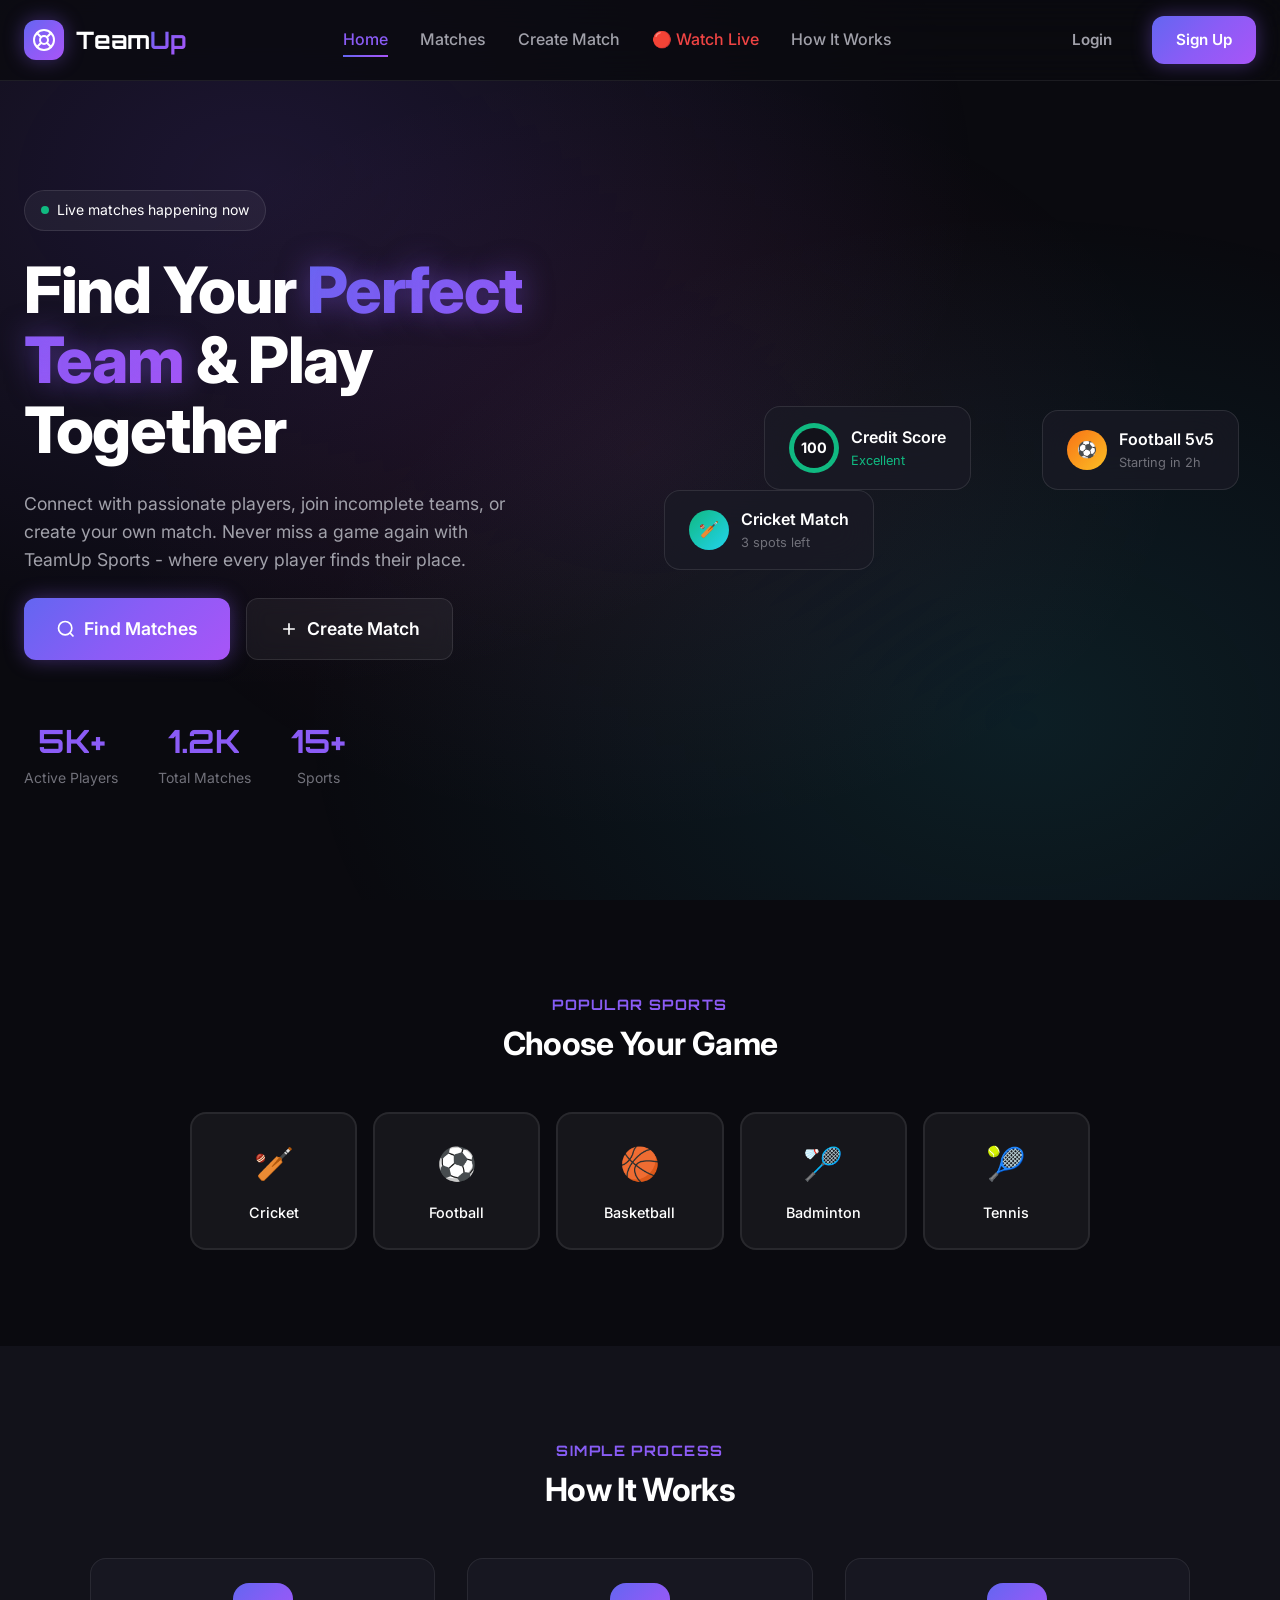
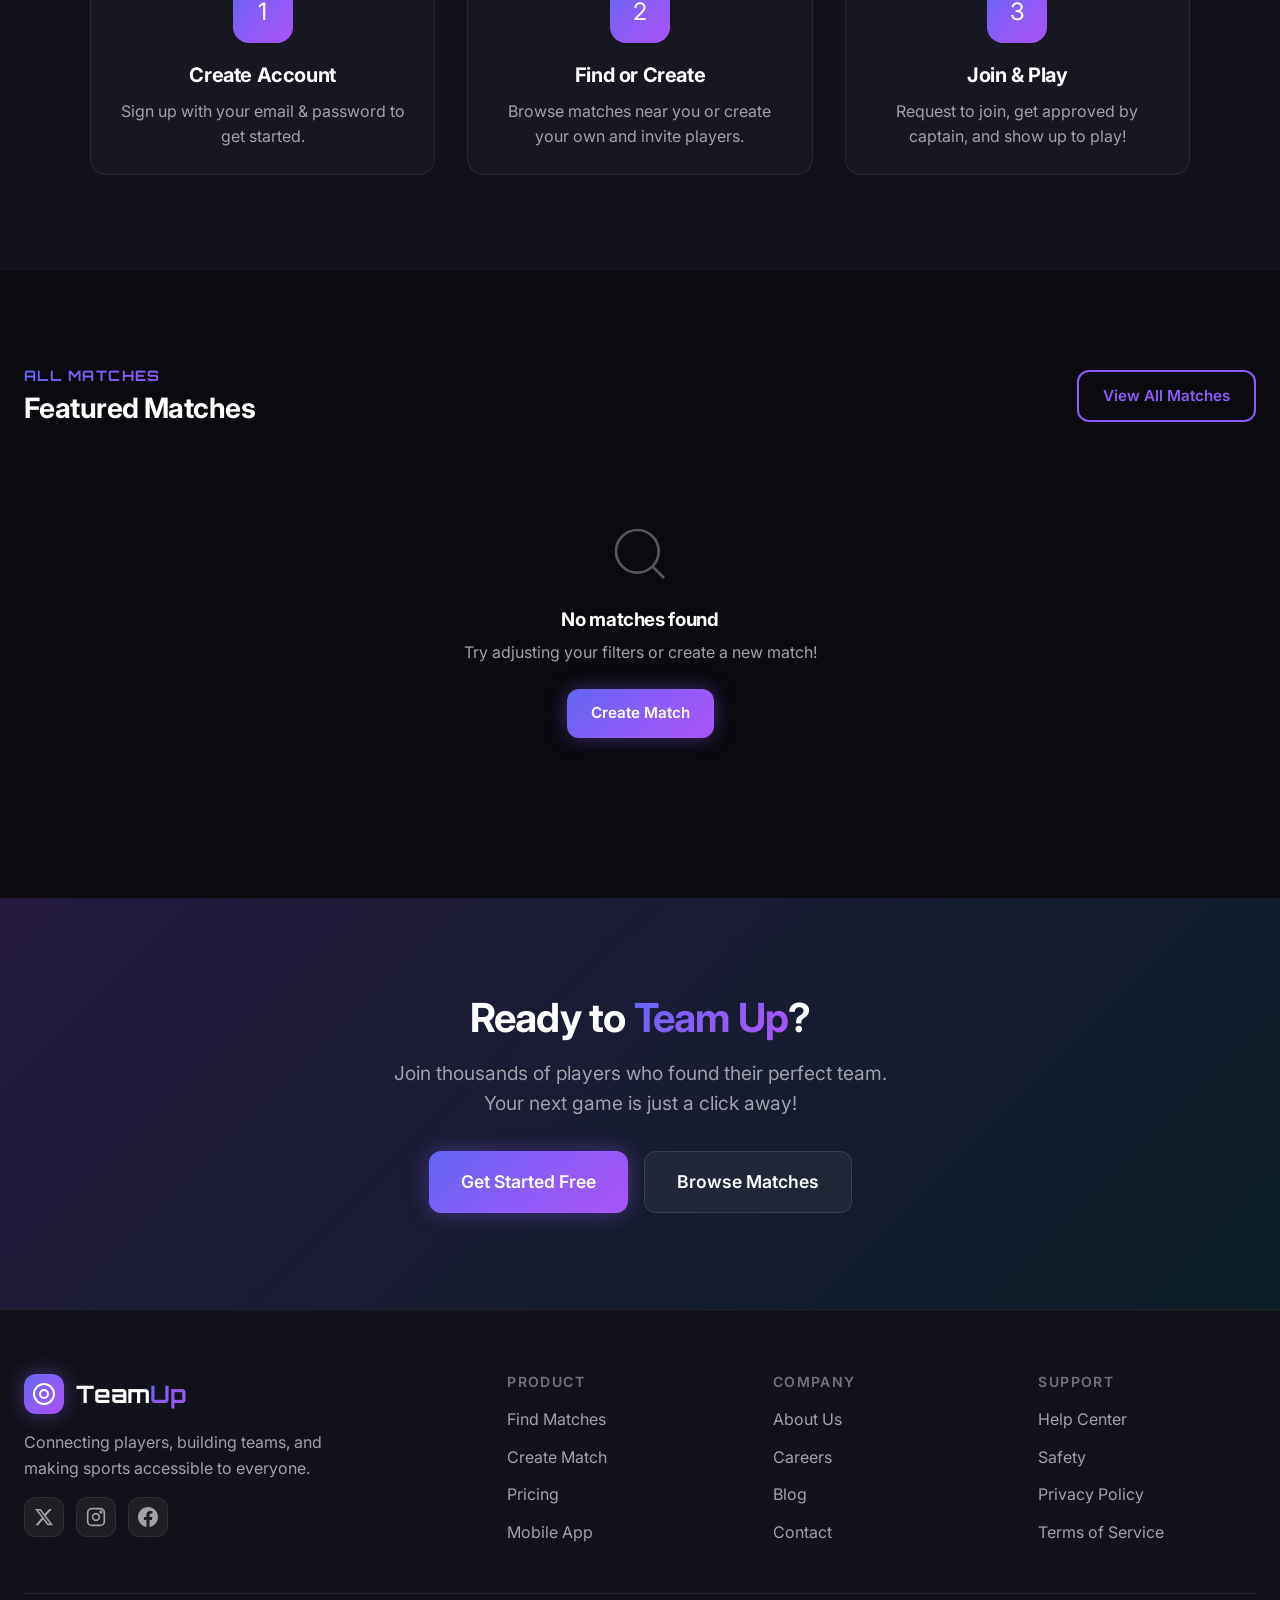
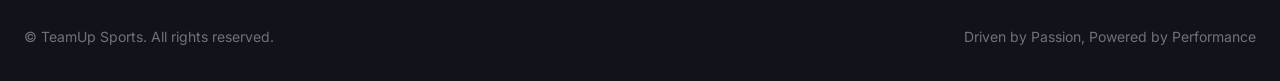
<file: index.html>
<!DOCTYPE html>
<html lang="en">

<head>
    <meta charset="UTF-8">
    <meta name="viewport" content="width=device-width, initial-scale=1.0">
    <meta name="description"
        content="TeamUp Sports - Connect with players, join teams, and never miss a game. Find your perfect match and play together.">
    <title>TeamUp Sports - Find Your Team, Play Together</title>
    <link rel="stylesheet" href="styles/main.css">
    <link rel="icon" type="image/svg+xml"
        href="data:image/svg+xml,<svg xmlns='http://www.w3.org/2000/svg' viewBox='0 0 100 100'><text y='.9em' font-size='90'>⚽</text></svg>">
</head>

<body>
    <!-- Navigation -->
    <nav class="navbar" id="navbar">
        <div class="container navbar-content">
            <a href="index.html" class="logo">
                <div class="logo-icon">
                    <svg width="24" height="24" viewBox="0 0 24 24" fill="none" stroke="currentColor" stroke-width="2"
                        stroke-linecap="round" stroke-linejoin="round">
                        <circle cx="12" cy="12" r="10" />
                        <path d="m4.93 4.93 4.24 4.24" />
                        <path d="m14.83 9.17 4.24-4.24" />
                        <path d="m14.83 14.83 4.24 4.24" />
                        <path d="m9.17 14.83-4.24 4.24" />
                        <circle cx="12" cy="12" r="4" />
                    </svg>
                </div>
                <span>Team<span class="text-gradient">Up</span></span>
            </a>

            <div class="nav-links">
                <a href="index.html" class="nav-link active">Home</a>
                <a href="dashboard.html" class="nav-link">Matches</a>
                <a href="create-match.html" class="nav-link">Create Match</a>
                <a href="watch-live.html" class="nav-link" style="color: #ef4444;">🔴 Watch Live</a>
                <a href="#how-it-works" class="nav-link">How It Works</a>
            </div>

            <div class="nav-actions">
                <a href="login.html" class="btn btn-ghost">Login</a>
                <a href="register.html" class="btn btn-primary">Sign Up</a>
            </div>

            <button class="mobile-menu-btn" id="mobileMenuBtn" aria-label="Toggle menu">
                <span></span>
                <span></span>
                <span></span>
            </button>
        </div>
    </nav>

    <!-- Mobile Menu -->
    <div class="mobile-menu" id="mobileMenu">
        <div class="mobile-menu-header">
            <a href="index.html" class="logo">
                <div class="logo-icon">
                    <svg width="24" height="24" viewBox="0 0 24 24" fill="none" stroke="currentColor" stroke-width="2">
                        <circle cx="12" cy="12" r="10" />
                        <circle cx="12" cy="12" r="4" />
                    </svg>
                </div>
                <span>Team<span class="text-gradient">Up</span></span>
            </a>
            <button class="modal-close" id="closeMobileMenu">
                <svg width="24" height="24" viewBox="0 0 24 24" fill="none" stroke="currentColor" stroke-width="2">
                    <line x1="18" y1="6" x2="6" y2="18" />
                    <line x1="6" y1="6" x2="18" y2="18" />
                </svg>
            </button>
        </div>
        <div class="mobile-nav-links">
            <a href="index.html" class="mobile-nav-link active">Home</a>
            <a href="dashboard.html" class="mobile-nav-link">Matches</a>
            <a href="create-match.html" class="mobile-nav-link">Create Match</a>
            <a href="watch-live.html" class="mobile-nav-link" style="color: #ef4444;">🔴 Watch Live</a>
            <a href="#how-it-works" class="mobile-nav-link">How It Works</a>
            <hr style="border-color: var(--border-default); margin: var(--space-4) 0;">
            <div id="mobileMenuAuth">
                <a href="login.html" class="mobile-nav-link">Login</a>
                <a href="register.html" class="btn btn-primary" style="margin-top: var(--space-4);">Sign Up</a>
            </div>
        </div>
    </div>

    <!-- Hero Section -->
    <section class="hero">
        <div class="container">
            <div class="hero-content">
                <div class="hero-text">
                    <div class="hero-badge">
                        <span class="dot"></span>
                        <span>Live matches happening now</span>
                    </div>

                    <h1 class="hero-title">
                        Find Your <span class="text-gradient text-glow">Perfect Team</span> & Play Together
                    </h1>

                    <p class="hero-description">
                        Connect with passionate players, join incomplete teams, or create your own match.
                        Never miss a game again with TeamUp Sports - where every player finds their place.
                    </p>

                    <div class="hero-actions">
                        <a href="dashboard.html" class="btn btn-primary btn-lg">
                            <svg width="20" height="20" viewBox="0 0 24 24" fill="none" stroke="currentColor"
                                stroke-width="2">
                                <circle cx="11" cy="11" r="8" />
                                <path d="m21 21-4.3-4.3" />
                            </svg>
                            Find Matches
                        </a>
                        <a href="create-match.html" class="btn btn-secondary btn-lg">
                            <svg width="20" height="20" viewBox="0 0 24 24" fill="none" stroke="currentColor"
                                stroke-width="2">
                                <line x1="12" y1="5" x2="12" y2="19" />
                                <line x1="5" y1="12" x2="19" y2="12" />
                            </svg>
                            Create Match
                        </a>
                    </div>

                    <div class="hero-stats">
                        <div class="stat-item">
                            <div class="stat-value" id="statPlayers">—</div>
                            <div class="stat-label">Active Players</div>
                        </div>
                        <div class="stat-item">
                            <div class="stat-value" id="statMatches">—</div>
                            <div class="stat-label">Total Matches</div>
                        </div>
                        <div class="stat-item">
                            <div class="stat-value" id="statSports">—</div>
                            <div class="stat-label">Sports</div>
                        </div>
                    </div>
                </div>

                <div class="hero-visual">
                    <div class="hero-image-container">
                        <!-- Floating Cards (dynamically populated) -->
                        <div class="floating-card" id="floatingCard1" style="padding: 1rem 1.5rem;">
                            <div style="display: flex; align-items: center; gap: 0.75rem;">
                                <div id="fc1Icon"
                                    style="width: 40px; height: 40px; background: linear-gradient(135deg, #10b981, #22d3ee); border-radius: 50%; display: flex; align-items: center; justify-content: center;">
                                    🏏</div>
                                <div>
                                    <div style="font-weight: 600;" id="fc1Title">Cricket Match</div>
                                    <div style="font-size: 0.8rem; color: var(--text-muted);" id="fc1Sub">3 spots left
                                    </div>
                                </div>
                            </div>
                        </div>

                        <div class="floating-card" id="floatingCard2" style="padding: 1rem 1.5rem;">
                            <div style="display: flex; align-items: center; gap: 0.75rem;">
                                <div id="fc2Icon"
                                    style="width: 40px; height: 40px; background: linear-gradient(135deg, #f97316, #fbbf24); border-radius: 50%; display: flex; align-items: center; justify-content: center;">
                                    ⚽</div>
                                <div>
                                    <div style="font-weight: 600;" id="fc2Title">Football 5v5</div>
                                    <div style="font-size: 0.8rem; color: var(--text-muted);" id="fc2Sub">Starting in
                                        2h</div>
                                </div>
                            </div>
                        </div>

                        <div class="floating-card" id="floatingCard3" style="padding: 1rem 1.5rem;">
                            <div style="display: flex; align-items: center; gap: 0.75rem;">
                                <div class="credit-mini" id="fc3Ring"
                                    style="width: 50px; height: 50px; background: conic-gradient(var(--accent-green) 85%, var(--border-default) 0); border-radius: 50%; display: flex; align-items: center; justify-content: center; position: relative;">
                                    <div id="fc3Score"
                                        style="width: 40px; height: 40px; background: var(--bg-secondary); border-radius: 50%; display: flex; align-items: center; justify-content: center; font-weight: 700; font-size: 0.9rem;">
                                        85</div>
                                </div>
                                <div>
                                    <div style="font-weight: 600;">Credit Score</div>
                                    <div style="font-size: 0.8rem;" id="fc3Label" style="color: var(--accent-green);">
                                        Excellent</div>
                                </div>
                            </div>
                        </div>
                    </div>
                </div>
            </div>
        </div>
    </section>

    <!-- Featured Sports Section -->
    <section class="section" id="sports">
        <div class="container">
            <div style="text-align: center; margin-bottom: var(--space-12);">
                <h2 class="heading-display text-gradient" style="font-size: 0.9rem; margin-bottom: var(--space-3);">
                    Popular Sports</h2>
                <h3 style="font-size: 2rem; font-weight: 700;">Choose Your Game</h3>
            </div>

            <div class="sports-grid">
                <div class="sport-option" onclick="window.location.href='dashboard.html?sport=cricket'">
                    <div class="sport-option-icon">🏏</div>
                    <div class="sport-option-name">Cricket</div>
                </div>
                <div class="sport-option" onclick="window.location.href='dashboard.html?sport=football'">
                    <div class="sport-option-icon">⚽</div>
                    <div class="sport-option-name">Football</div>
                </div>
                <div class="sport-option" onclick="window.location.href='dashboard.html?sport=basketball'">
                    <div class="sport-option-icon">🏀</div>
                    <div class="sport-option-name">Basketball</div>
                </div>
                <div class="sport-option" onclick="window.location.href='dashboard.html?sport=badminton'">
                    <div class="sport-option-icon">🏸</div>
                    <div class="sport-option-name">Badminton</div>
                </div>
                <div class="sport-option" onclick="window.location.href='dashboard.html?sport=tennis'">
                    <div class="sport-option-icon">🎾</div>
                    <div class="sport-option-name">Tennis</div>
                </div>
            </div>
        </div>
    </section>

    <!-- How It Works Section -->
    <section class="section" id="how-it-works" style="background: var(--bg-secondary);">
        <div class="container">
            <div style="text-align: center; margin-bottom: var(--space-12);">
                <h2 class="heading-display text-gradient" style="font-size: 0.9rem; margin-bottom: var(--space-3);">
                    Simple Process</h2>
                <h3 style="font-size: 2rem; font-weight: 700;">How It Works</h3>
            </div>

            <div class="how-it-works-grid">
                <div class="card card-glow" style="text-align: center;">
                    <div
                        style="width: 60px; height: 60px; background: var(--primary-gradient); border-radius: var(--radius-xl); margin: 0 auto var(--space-5); display: flex; align-items: center; justify-content: center; font-size: 1.5rem;">
                        1</div>
                    <h4 style="font-size: 1.25rem; margin-bottom: var(--space-3);">Create Account</h4>
                    <p style="color: var(--text-secondary);">Sign up with your email & password to get
                        started.</p>
                </div>

                <div class="card card-glow" style="text-align: center;">
                    <div
                        style="width: 60px; height: 60px; background: var(--primary-gradient); border-radius: var(--radius-xl); margin: 0 auto var(--space-5); display: flex; align-items: center; justify-content: center; font-size: 1.5rem;">
                        2</div>
                    <h4 style="font-size: 1.25rem; margin-bottom: var(--space-3);">Find or Create</h4>
                    <p style="color: var(--text-secondary);">Browse matches near you or create your own and invite
                        players.</p>
                </div>

                <div class="card card-glow" style="text-align: center;">
                    <div
                        style="width: 60px; height: 60px; background: var(--primary-gradient); border-radius: var(--radius-xl); margin: 0 auto var(--space-5); display: flex; align-items: center; justify-content: center; font-size: 1.5rem;">
                        3</div>
                    <h4 style="font-size: 1.25rem; margin-bottom: var(--space-3);">Join & Play</h4>
                    <p style="color: var(--text-secondary);">Request to join, get approved by captain, and show up to
                        play!</p>
                </div>
            </div>
        </div>
    </section>

    <!-- Featured Matches Preview -->
    <section class="section" id="matches">
        <div class="container">
            <div
                style="display: flex; justify-content: space-between; align-items: center; margin-bottom: var(--space-8); flex-wrap: wrap; gap: var(--space-4);">
                <div>
                    <h2 class="heading-display text-gradient" style="font-size: 0.9rem; margin-bottom: var(--space-2);">
                        All Matches</h2>
                    <h3 style="font-size: 1.75rem; font-weight: 700;">Featured Matches</h3>
                </div>
                <a href="dashboard.html" class="btn btn-outline">View All Matches</a>
            </div>

            <div class="matches-grid" id="featuredMatches">
                <!-- Match cards will be dynamically inserted -->
            </div>
        </div>
    </section>

    <!-- CTA Section -->
    <section class="section"
        style="background: linear-gradient(135deg, rgba(139, 92, 246, 0.2) 0%, rgba(34, 211, 238, 0.1) 100%);">
        <div class="container" style="text-align: center;">
            <h2 style="font-size: 2.5rem; font-weight: 700; margin-bottom: var(--space-4);">Ready to <span
                    class="text-gradient">Team Up</span>?</h2>
            <p
                style="font-size: 1.2rem; color: var(--text-secondary); margin-bottom: var(--space-8); max-width: 500px; margin-left: auto; margin-right: auto;">
                Join thousands of players who found their perfect team. Your next game is just a click away!
            </p>
            <div style="display: flex; gap: var(--space-4); justify-content: center; flex-wrap: wrap;">
                <a href="register.html" class="btn btn-primary btn-lg">Get Started Free</a>
                <a href="dashboard.html" class="btn btn-secondary btn-lg">Browse Matches</a>
            </div>
        </div>
    </section>

    <!-- Footer -->
    <footer class="footer">
        <div class="container">
            <div class="footer-grid">
                <div class="footer-brand">
                    <a href="index.html" class="logo">
                        <div class="logo-icon">
                            <svg width="24" height="24" viewBox="0 0 24 24" fill="none" stroke="currentColor"
                                stroke-width="2">
                                <circle cx="12" cy="12" r="10" />
                                <circle cx="12" cy="12" r="4" />
                            </svg>
                        </div>
                        <span>Team<span class="text-gradient">Up</span></span>
                    </a>
                    <p class="footer-description">
                        Connecting players, building teams, and making sports accessible to everyone.
                    </p>
                    <div class="footer-social">
                        <a href="#" class="social-link" aria-label="Twitter">
                            <svg width="20" height="20" viewBox="0 0 24 24" fill="currentColor">
                                <path
                                    d="M18.244 2.25h3.308l-7.227 8.26 8.502 11.24H16.17l-5.214-6.817L4.99 21.75H1.68l7.73-8.835L1.254 2.25H8.08l4.713 6.231zm-1.161 17.52h1.833L7.084 4.126H5.117z" />
                            </svg>
                        </a>
                        <a href="#" class="social-link" aria-label="Instagram">
                            <svg width="20" height="20" viewBox="0 0 24 24" fill="none" stroke="currentColor"
                                stroke-width="2">
                                <rect x="2" y="2" width="20" height="20" rx="5" />
                                <circle cx="12" cy="12" r="4" />
                                <circle cx="18" cy="6" r="1" />
                            </svg>
                        </a>
                        <a href="#" class="social-link" aria-label="Facebook">
                            <svg width="20" height="20" viewBox="0 0 24 24" fill="currentColor">
                                <path
                                    d="M24 12.073c0-6.627-5.373-12-12-12s-12 5.373-12 12c0 5.99 4.388 10.954 10.125 11.854v-8.385H7.078v-3.47h3.047V9.43c0-3.007 1.792-4.669 4.533-4.669 1.312 0 2.686.235 2.686.235v2.953H15.83c-1.491 0-1.956.925-1.956 1.874v2.25h3.328l-.532 3.47h-2.796v8.385C19.612 23.027 24 18.062 24 12.073z" />
                            </svg>
                        </a>
                    </div>
                </div>

                <div class="footer-column">
                    <h4>Product</h4>
                    <div class="footer-links">
                        <a href="dashboard.html" class="footer-link">Find Matches</a>
                        <a href="create-match.html" class="footer-link">Create Match</a>
                        <a href="#" class="footer-link">Pricing</a>
                        <a href="#" class="footer-link">Mobile App</a>
                    </div>
                </div>

                <div class="footer-column">
                    <h4>Company</h4>
                    <div class="footer-links">
                        <a href="#" class="footer-link">About Us</a>
                        <a href="#" class="footer-link">Careers</a>
                        <a href="#" class="footer-link">Blog</a>
                        <a href="#" class="footer-link">Contact</a>
                    </div>
                </div>

                <div class="footer-column">
                    <h4>Support</h4>
                    <div class="footer-links">
                        <a href="#" class="footer-link">Help Center</a>
                        <a href="#" class="footer-link">Safety</a>
                        <a href="#" class="footer-link">Privacy Policy</a>
                        <a href="#" class="footer-link">Terms of Service</a>
                    </div>
                </div>
            </div>

            <div class="footer-bottom">
                <p>&copy; TeamUp Sports. All rights reserved.</p>
                <p>Driven by Passion, Powered by Performance</p>
            </div>
        </div>
    </footer>

    <!-- Toast Container -->
    <div class="toast-container" id="toastContainer"></div>

    <!-- Scripts -->
    <script src="js/env-config.js"></script>
    <script src="js/api.js"></script>
    <script src="js/app.js"></script>
    <script src="js/geolocation.js"></script>
    <script src="js/matches.js"></script>
    <script>
        // Initialize featured matches with location filtering
        document.addEventListener('DOMContentLoaded', () => {
            if (typeof renderFeaturedMatches === 'function') {
                // Auto-request location, then render nearby matches
                if (typeof GeoLocation !== 'undefined') {
                    GeoLocation.getLocation().then(() => {
                        Storage.set('teamup_location_filter', true);
                        renderFeaturedMatches();
                    }).catch(() => {
                        renderFeaturedMatches();
                    });
                } else {
                    renderFeaturedMatches();
                }
            }
            // Populate floating hero cards with real data
            updateFloatingCards();
            // Fetch and display real platform stats
            updateHeroStats();
        });

        function formatStatNumber(num) {
            if (num >= 1000000) return (num / 1000000).toFixed(1).replace(/\.0$/, '') + 'M';
            if (num >= 1000) return (num / 1000).toFixed(1).replace(/\.0$/, '') + 'K';
            return num.toString();
        }

        async function updateHeroStats() {
            try {
                const resp = await fetch((typeof API_CONFIG !== 'undefined' ? API_CONFIG.BASE_URL : 'http://localhost:5000/api') + '/stats');
                if (!resp.ok) throw new Error('Failed');
                const data = await resp.json();

                const playersEl = document.getElementById('statPlayers');
                const matchesEl = document.getElementById('statMatches');
                const sportsEl = document.getElementById('statSports');

                if (playersEl) playersEl.textContent = formatStatNumber(data.totalUsers || 0) + '+';
                if (matchesEl) matchesEl.textContent = formatStatNumber(data.totalMatches || 0);
                if (sportsEl) sportsEl.textContent = (data.uniqueSports || 0) + '+';
            } catch (e) {
                // Fallback to static values
                const playersEl = document.getElementById('statPlayers');
                const matchesEl = document.getElementById('statMatches');
                const sportsEl = document.getElementById('statSports');
                if (playersEl) playersEl.textContent = '5K+';
                if (matchesEl) matchesEl.textContent = '1.2K';
                if (sportsEl) sportsEl.textContent = '15+';
            }
        }

        async function updateFloatingCards() {
            // ─── Credit Score Card (fetch from backend API) ───
            const token = localStorage.getItem('teamup_token');
            if (token) {
                fetch((typeof API_CONFIG !== 'undefined' ? API_CONFIG.BASE_URL : 'http://localhost:5000/api') + '/users/me', {
                    headers: { 'Authorization': 'Bearer ' + token, 'Content-Type': 'application/json' }
                })
                    .then(r => r.ok ? r.json() : Promise.reject())
                    .then(data => {
                        if (data.user && data.user.creditScore !== undefined) {
                            applyCreditScore(data.user.creditScore);
                        } else {
                            applyCreditScore(100);
                        }
                    })
                    .catch(() => {
                        // Fallback to localStorage user
                        const user = (typeof UserSession !== 'undefined') ? UserSession.getCurrentUser() : null;
                        if (user && user.creditScore !== undefined) applyCreditScore(user.creditScore);
                        else applyCreditScore(100);
                    });
            } else {
                // Not logged in — try localStorage
                const user = (typeof UserSession !== 'undefined') ? UserSession.getCurrentUser() : null;
                if (user && user.creditScore !== undefined) applyCreditScore(user.creditScore);
                else applyCreditScore(100);
            }

            // ─── Match Cards (from backend API) ───
            try {
                const result = await MatchesAPI.list({ status: 'open' });
                const upcoming = result.matches || [];

                // Card 1 — first upcoming match
                if (upcoming.length > 0) {
                    const m1 = upcoming[0];
                    const sport1 = (typeof getSportById === 'function') ? getSportById(m1.sport) : { icon: '🏏', color: '#10b981' };
                    const spots1 = m1.spotsLeft !== undefined ? m1.spotsLeft : (m1.totalPlayers - (m1.currentPlayers || 0));

                    const fc1Icon = document.getElementById('fc1Icon');
                    const fc1Title = document.getElementById('fc1Title');
                    const fc1Sub = document.getElementById('fc1Sub');

                    if (fc1Icon) {
                        fc1Icon.textContent = sport1.icon;
                        fc1Icon.style.background = `linear-gradient(135deg, ${sport1.color}, ${sport1.color}88)`;
                    }
                    if (fc1Title) fc1Title.textContent = m1.title.length > 20 ? m1.title.substring(0, 20) + '…' : m1.title;
                    if (fc1Sub) fc1Sub.textContent = spots1 > 0 ? `${spots1} spot${spots1 > 1 ? 's' : ''} left` : 'Team Full';
                }

                // Card 2 — second upcoming match
                if (upcoming.length > 1) {
                    const m2 = upcoming[1];
                    const sport2 = (typeof getSportById === 'function') ? getSportById(m2.sport) : { icon: '⚽', color: '#f97316' };
                    const now = new Date();
                    const matchTime = new Date(m2.dateTime);
                    const diffH = Math.max(0, Math.round((matchTime - now) / 3600000));

                    const fc2Icon = document.getElementById('fc2Icon');
                    const fc2Title = document.getElementById('fc2Title');
                    const fc2Sub = document.getElementById('fc2Sub');

                    if (fc2Icon) {
                        fc2Icon.textContent = sport2.icon;
                        fc2Icon.style.background = `linear-gradient(135deg, ${sport2.color}, ${sport2.color}88)`;
                    }
                    if (fc2Title) fc2Title.textContent = m2.title.length > 20 ? m2.title.substring(0, 20) + '…' : m2.title;
                    if (fc2Sub) {
                        if (m2.status === 'live') {
                            fc2Sub.textContent = '🔴 Live Now';
                            fc2Sub.style.color = '#ef4444';
                        } else if (diffH < 1) {
                            fc2Sub.textContent = 'Starting soon';
                            fc2Sub.style.color = '#fbbf24';
                        } else if (diffH < 24) {
                            fc2Sub.textContent = `Starting in ${diffH}h`;
                        } else {
                            const days = Math.round(diffH / 24);
                            fc2Sub.textContent = `In ${days} day${days > 1 ? 's' : ''}`;
                        }
                    }
                }
            } catch (e) {
                console.log('Could not fetch matches for floating cards:', e);
            }
        }

        function applyCreditScore(score) {
            const pct = Math.min(score, 100);
            const ring = document.getElementById('fc3Ring');
            const scoreEl = document.getElementById('fc3Score');
            const labelEl = document.getElementById('fc3Label');

            if (scoreEl) scoreEl.textContent = score;
            if (ring) {
                let color = '#10b981';
                if (score < 50) color = '#ef4444';
                else if (score < 70) color = '#f97316';
                else if (score < 85) color = '#fbbf24';
                ring.style.background = `conic-gradient(${color} ${pct}%, var(--border-default) 0)`;
            }
            if (labelEl) {
                let label = 'Excellent', labelColor = '#10b981';
                if (score < 50) { label = 'Poor'; labelColor = '#ef4444'; }
                else if (score < 70) { label = 'Average'; labelColor = '#f97316'; }
                else if (score < 85) { label = 'Good'; labelColor = '#fbbf24'; }
                labelEl.textContent = label;
                labelEl.style.color = labelColor;
            }
        }
    </script>
</body>

</html>
</file>
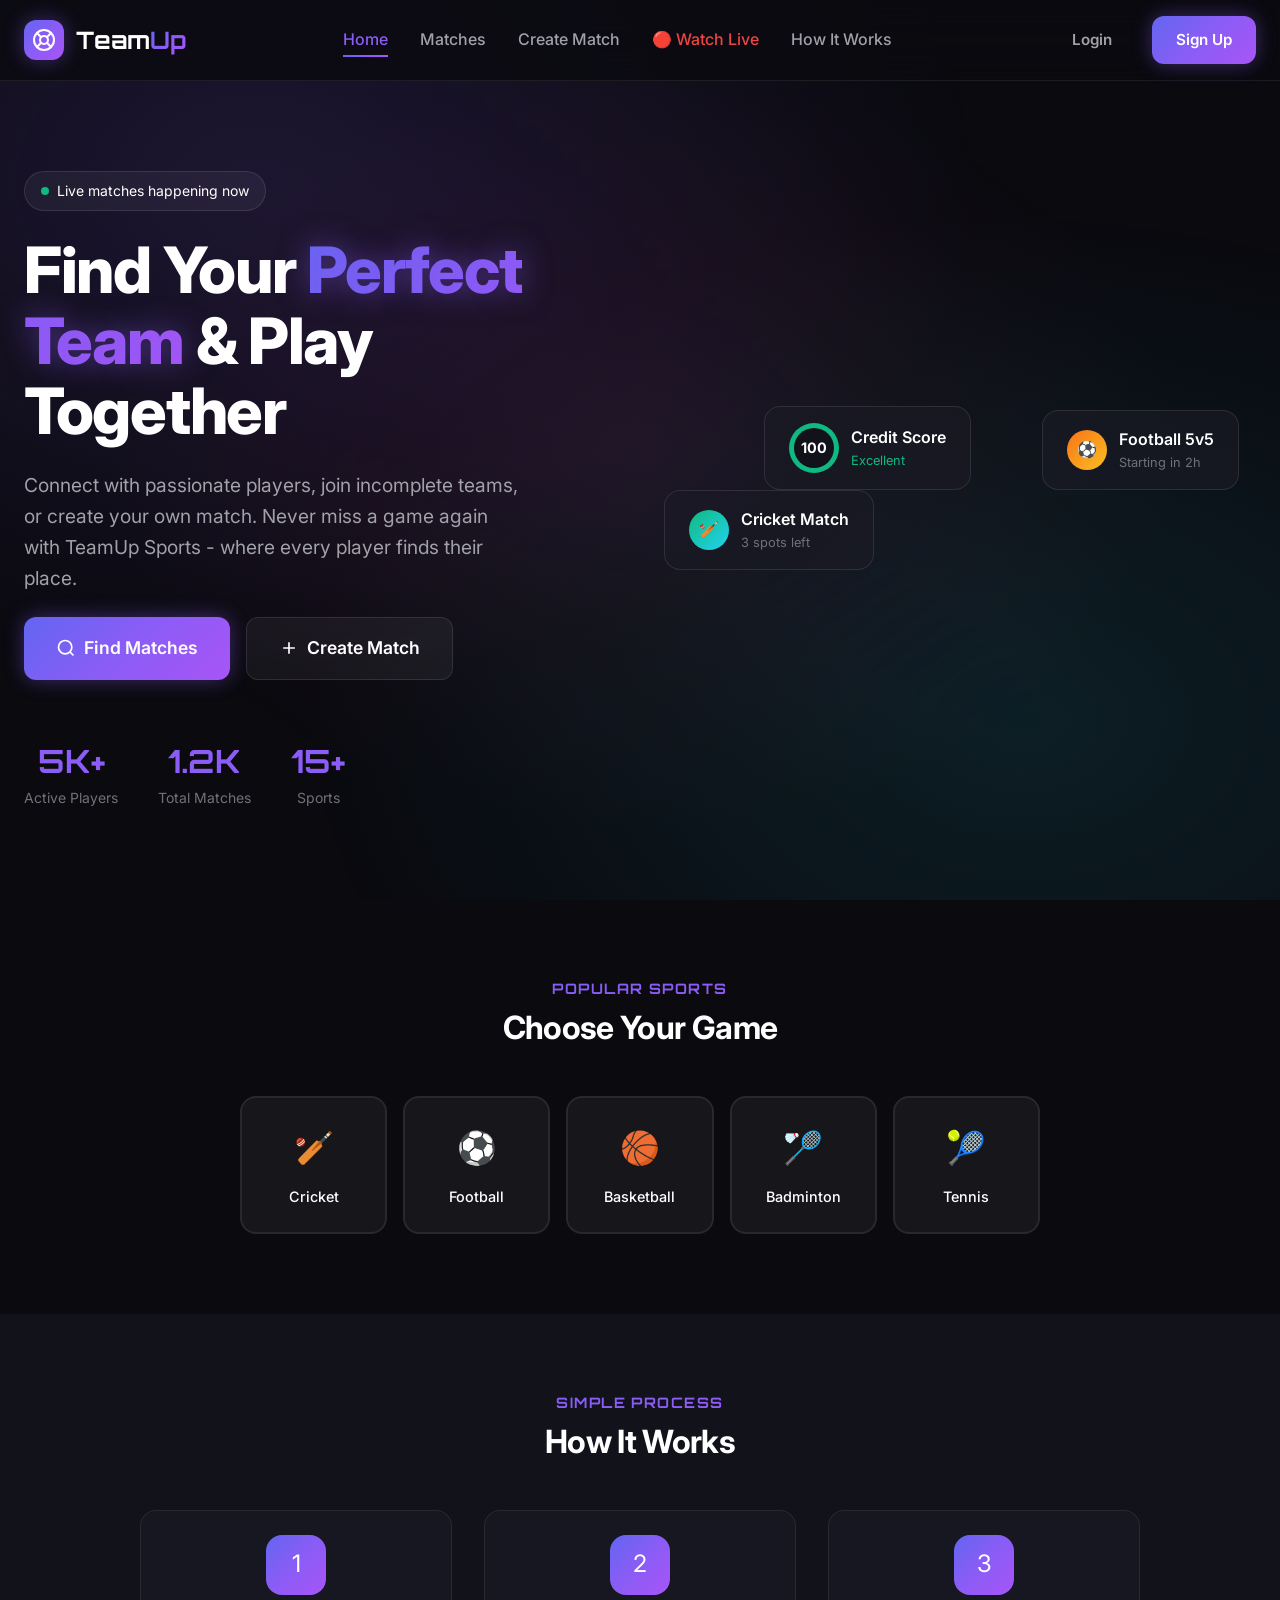
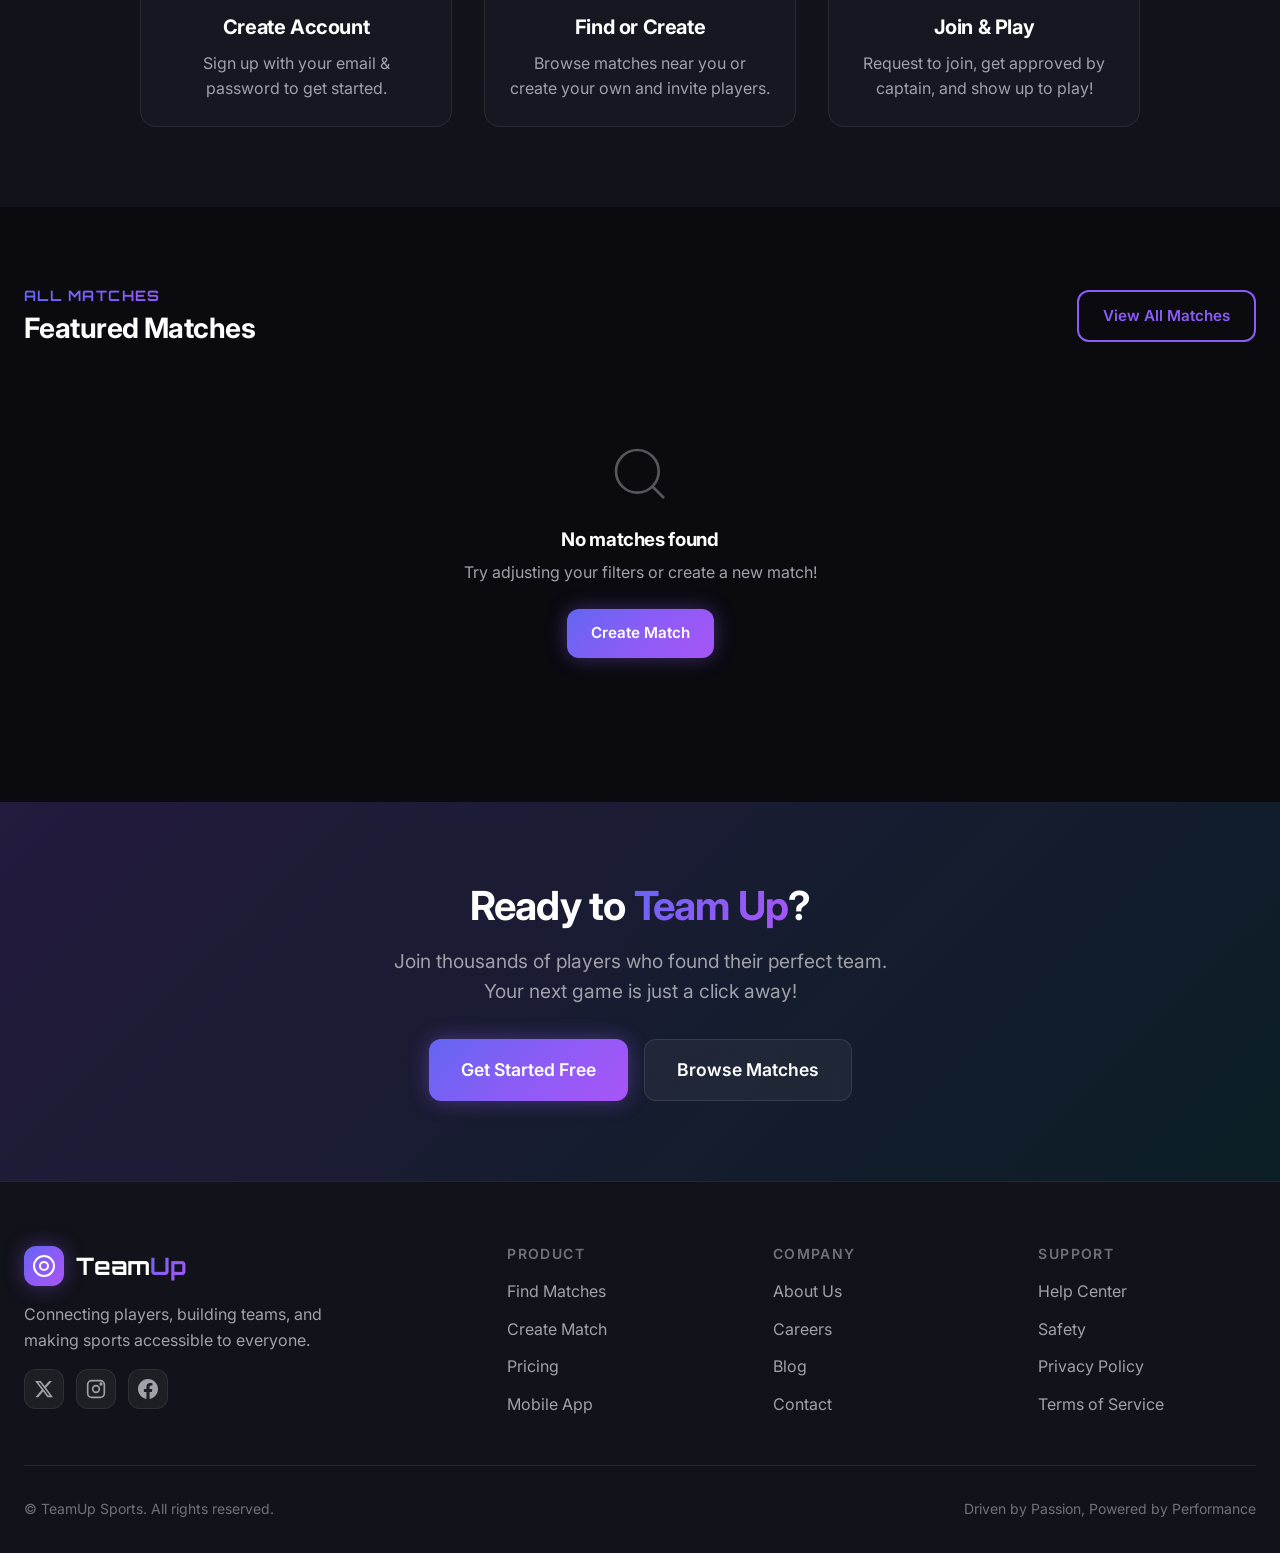
<file: backend/index.html>
<!DOCTYPE html>
<html lang="en">

<head>
    <meta charset="UTF-8">
    <meta name="viewport" content="width=device-width, initial-scale=1.0">
    <meta name="description"
        content="TeamUp Sports - Connect with players, join teams, and never miss a game. Find your perfect match and play together.">
    <title>TeamUp Sports - Find Your Team, Play Together</title>
    <link rel="stylesheet" href="styles/main.css">
    <link rel="icon" type="image/svg+xml"
        href="data:image/svg+xml,<svg xmlns='http://www.w3.org/2000/svg' viewBox='0 0 100 100'><text y='.9em' font-size='90'>⚽</text></svg>">
</head>

<body>
    <!-- Navigation -->
    <nav class="navbar" id="navbar">
        <div class="container navbar-content">
            <a href="index.html" class="logo">
                <div class="logo-icon">
                    <svg width="24" height="24" viewBox="0 0 24 24" fill="none" stroke="currentColor" stroke-width="2"
                        stroke-linecap="round" stroke-linejoin="round">
                        <circle cx="12" cy="12" r="10" />
                        <path d="m4.93 4.93 4.24 4.24" />
                        <path d="m14.83 9.17 4.24-4.24" />
                        <path d="m14.83 14.83 4.24 4.24" />
                        <path d="m9.17 14.83-4.24 4.24" />
                        <circle cx="12" cy="12" r="4" />
                    </svg>
                </div>
                <span>Team<span class="text-gradient">Up</span></span>
            </a>

            <div class="nav-links">
                <a href="index.html" class="nav-link active">Home</a>
                <a href="dashboard.html" class="nav-link">Matches</a>
                <a href="create-match.html" class="nav-link">Create Match</a>
                <a href="watch-live.html" class="nav-link" style="color: #ef4444;">🔴 Watch Live</a>
                <a href="#how-it-works" class="nav-link">How It Works</a>
            </div>

            <div class="nav-actions">
                <a href="login.html" class="btn btn-ghost">Login</a>
                <a href="register.html" class="btn btn-primary">Sign Up</a>
            </div>

            <button class="mobile-menu-btn" id="mobileMenuBtn" aria-label="Toggle menu">
                <span></span>
                <span></span>
                <span></span>
            </button>
        </div>
    </nav>

    <!-- Mobile Menu -->
    <div class="mobile-menu" id="mobileMenu">
        <div class="mobile-menu-header">
            <a href="index.html" class="logo">
                <div class="logo-icon">
                    <svg width="24" height="24" viewBox="0 0 24 24" fill="none" stroke="currentColor" stroke-width="2">
                        <circle cx="12" cy="12" r="10" />
                        <circle cx="12" cy="12" r="4" />
                    </svg>
                </div>
                <span>Team<span class="text-gradient">Up</span></span>
            </a>
            <button class="modal-close" id="closeMobileMenu">
                <svg width="24" height="24" viewBox="0 0 24 24" fill="none" stroke="currentColor" stroke-width="2">
                    <line x1="18" y1="6" x2="6" y2="18" />
                    <line x1="6" y1="6" x2="18" y2="18" />
                </svg>
            </button>
        </div>
        <div class="mobile-nav-links">
            <a href="index.html" class="mobile-nav-link active">Home</a>
            <a href="dashboard.html" class="mobile-nav-link">Matches</a>
            <a href="create-match.html" class="mobile-nav-link">Create Match</a>
            <a href="watch-live.html" class="mobile-nav-link" style="color: #ef4444;">🔴 Watch Live</a>
            <a href="#how-it-works" class="mobile-nav-link">How It Works</a>
            <hr style="border-color: var(--border-default); margin: var(--space-4) 0;">
            <div id="mobileMenuAuth">
                <a href="login.html" class="mobile-nav-link">Login</a>
                <a href="register.html" class="btn btn-primary" style="margin-top: var(--space-4);">Sign Up</a>
            </div>
        </div>
    </div>

    <!-- Hero Section -->
    <section class="hero">
        <div class="container">
            <div class="hero-content">
                <div class="hero-text">
                    <div class="hero-badge">
                        <span class="dot"></span>
                        <span>Live matches happening now</span>
                    </div>

                    <h1 class="hero-title">
                        Find Your <span class="text-gradient text-glow">Perfect Team</span> & Play Together
                    </h1>

                    <p class="hero-description">
                        Connect with passionate players, join incomplete teams, or create your own match.
                        Never miss a game again with TeamUp Sports - where every player finds their place.
                    </p>

                    <div class="hero-actions">
                        <a href="dashboard.html" class="btn btn-primary btn-lg">
                            <svg width="20" height="20" viewBox="0 0 24 24" fill="none" stroke="currentColor"
                                stroke-width="2">
                                <circle cx="11" cy="11" r="8" />
                                <path d="m21 21-4.3-4.3" />
                            </svg>
                            Find Matches
                        </a>
                        <a href="create-match.html" class="btn btn-secondary btn-lg">
                            <svg width="20" height="20" viewBox="0 0 24 24" fill="none" stroke="currentColor"
                                stroke-width="2">
                                <line x1="12" y1="5" x2="12" y2="19" />
                                <line x1="5" y1="12" x2="19" y2="12" />
                            </svg>
                            Create Match
                        </a>
                    </div>

                    <div class="hero-stats">
                        <div class="stat-item">
                            <div class="stat-value" id="statPlayers">—</div>
                            <div class="stat-label">Active Players</div>
                        </div>
                        <div class="stat-item">
                            <div class="stat-value" id="statMatches">—</div>
                            <div class="stat-label">Total Matches</div>
                        </div>
                        <div class="stat-item">
                            <div class="stat-value" id="statSports">—</div>
                            <div class="stat-label">Sports</div>
                        </div>
                    </div>
                </div>

                <div class="hero-visual">
                    <div class="hero-image-container">
                        <!-- Floating Cards (dynamically populated) -->
                        <div class="floating-card" id="floatingCard1" style="padding: 1rem 1.5rem;">
                            <div style="display: flex; align-items: center; gap: 0.75rem;">
                                <div id="fc1Icon"
                                    style="width: 40px; height: 40px; background: linear-gradient(135deg, #10b981, #22d3ee); border-radius: 50%; display: flex; align-items: center; justify-content: center;">
                                    🏏</div>
                                <div>
                                    <div style="font-weight: 600;" id="fc1Title">Cricket Match</div>
                                    <div style="font-size: 0.8rem; color: var(--text-muted);" id="fc1Sub">3 spots left
                                    </div>
                                </div>
                            </div>
                        </div>

                        <div class="floating-card" id="floatingCard2" style="padding: 1rem 1.5rem;">
                            <div style="display: flex; align-items: center; gap: 0.75rem;">
                                <div id="fc2Icon"
                                    style="width: 40px; height: 40px; background: linear-gradient(135deg, #f97316, #fbbf24); border-radius: 50%; display: flex; align-items: center; justify-content: center;">
                                    ⚽</div>
                                <div>
                                    <div style="font-weight: 600;" id="fc2Title">Football 5v5</div>
                                    <div style="font-size: 0.8rem; color: var(--text-muted);" id="fc2Sub">Starting in
                                        2h</div>
                                </div>
                            </div>
                        </div>

                        <div class="floating-card" id="floatingCard3" style="padding: 1rem 1.5rem;">
                            <div style="display: flex; align-items: center; gap: 0.75rem;">
                                <div class="credit-mini" id="fc3Ring"
                                    style="width: 50px; height: 50px; background: conic-gradient(var(--accent-green) 85%, var(--border-default) 0); border-radius: 50%; display: flex; align-items: center; justify-content: center; position: relative;">
                                    <div id="fc3Score"
                                        style="width: 40px; height: 40px; background: var(--bg-secondary); border-radius: 50%; display: flex; align-items: center; justify-content: center; font-weight: 700; font-size: 0.9rem;">
                                        85</div>
                                </div>
                                <div>
                                    <div style="font-weight: 600;">Credit Score</div>
                                    <div style="font-size: 0.8rem;" id="fc3Label" style="color: var(--accent-green);">
                                        Excellent</div>
                                </div>
                            </div>
                        </div>
                    </div>
                </div>
            </div>
        </div>
    </section>

    <!-- Featured Sports Section -->
    <section class="section" id="sports">
        <div class="container">
            <div style="text-align: center; margin-bottom: var(--space-12);">
                <h2 class="heading-display text-gradient" style="font-size: 0.9rem; margin-bottom: var(--space-3);">
                    Popular Sports</h2>
                <h3 style="font-size: 2rem; font-weight: 700;">Choose Your Game</h3>
            </div>

            <div class="sports-grid" style="max-width: 800px; margin: 0 auto;">
                <div class="sport-option" onclick="window.location.href='dashboard.html?sport=cricket'">
                    <div class="sport-option-icon">🏏</div>
                    <div class="sport-option-name">Cricket</div>
                </div>
                <div class="sport-option" onclick="window.location.href='dashboard.html?sport=football'">
                    <div class="sport-option-icon">⚽</div>
                    <div class="sport-option-name">Football</div>
                </div>
                <div class="sport-option" onclick="window.location.href='dashboard.html?sport=basketball'">
                    <div class="sport-option-icon">🏀</div>
                    <div class="sport-option-name">Basketball</div>
                </div>
                <div class="sport-option" onclick="window.location.href='dashboard.html?sport=badminton'">
                    <div class="sport-option-icon">🏸</div>
                    <div class="sport-option-name">Badminton</div>
                </div>
                <div class="sport-option" onclick="window.location.href='dashboard.html?sport=tennis'">
                    <div class="sport-option-icon">🎾</div>
                    <div class="sport-option-name">Tennis</div>
                </div>
            </div>
        </div>
    </section>

    <!-- How It Works Section -->
    <section class="section" id="how-it-works" style="background: var(--bg-secondary);">
        <div class="container">
            <div style="text-align: center; margin-bottom: var(--space-12);">
                <h2 class="heading-display text-gradient" style="font-size: 0.9rem; margin-bottom: var(--space-3);">
                    Simple Process</h2>
                <h3 style="font-size: 2rem; font-weight: 700;">How It Works</h3>
            </div>

            <div
                style="display: grid; grid-template-columns: repeat(auto-fit, minmax(280px, 1fr)); gap: var(--space-8); max-width: 1000px; margin: 0 auto;">
                <div class="card card-glow" style="text-align: center;">
                    <div
                        style="width: 60px; height: 60px; background: var(--primary-gradient); border-radius: var(--radius-xl); margin: 0 auto var(--space-5); display: flex; align-items: center; justify-content: center; font-size: 1.5rem;">
                        1</div>
                    <h4 style="font-size: 1.25rem; margin-bottom: var(--space-3);">Create Account</h4>
                    <p style="color: var(--text-secondary);">Sign up with your email & password to get
                        started.</p>
                </div>

                <div class="card card-glow" style="text-align: center;">
                    <div
                        style="width: 60px; height: 60px; background: var(--primary-gradient); border-radius: var(--radius-xl); margin: 0 auto var(--space-5); display: flex; align-items: center; justify-content: center; font-size: 1.5rem;">
                        2</div>
                    <h4 style="font-size: 1.25rem; margin-bottom: var(--space-3);">Find or Create</h4>
                    <p style="color: var(--text-secondary);">Browse matches near you or create your own and invite
                        players.</p>
                </div>

                <div class="card card-glow" style="text-align: center;">
                    <div
                        style="width: 60px; height: 60px; background: var(--primary-gradient); border-radius: var(--radius-xl); margin: 0 auto var(--space-5); display: flex; align-items: center; justify-content: center; font-size: 1.5rem;">
                        3</div>
                    <h4 style="font-size: 1.25rem; margin-bottom: var(--space-3);">Join & Play</h4>
                    <p style="color: var(--text-secondary);">Request to join, get approved by captain, and show up to
                        play!</p>
                </div>
            </div>
        </div>
    </section>

    <!-- Featured Matches Preview -->
    <section class="section" id="matches">
        <div class="container">
            <div
                style="display: flex; justify-content: space-between; align-items: center; margin-bottom: var(--space-8); flex-wrap: wrap; gap: var(--space-4);">
                <div>
                    <h2 class="heading-display text-gradient" style="font-size: 0.9rem; margin-bottom: var(--space-2);">
                        All Matches</h2>
                    <h3 style="font-size: 1.75rem; font-weight: 700;">Featured Matches</h3>
                </div>
                <a href="dashboard.html" class="btn btn-outline">View All Matches</a>
            </div>

            <div class="matches-grid" id="featuredMatches">
                <!-- Match cards will be dynamically inserted -->
            </div>
        </div>
    </section>

    <!-- CTA Section -->
    <section class="section"
        style="background: linear-gradient(135deg, rgba(139, 92, 246, 0.2) 0%, rgba(34, 211, 238, 0.1) 100%);">
        <div class="container" style="text-align: center;">
            <h2 style="font-size: 2.5rem; font-weight: 700; margin-bottom: var(--space-4);">Ready to <span
                    class="text-gradient">Team Up</span>?</h2>
            <p
                style="font-size: 1.2rem; color: var(--text-secondary); margin-bottom: var(--space-8); max-width: 500px; margin-left: auto; margin-right: auto;">
                Join thousands of players who found their perfect team. Your next game is just a click away!
            </p>
            <div style="display: flex; gap: var(--space-4); justify-content: center; flex-wrap: wrap;">
                <a href="register.html" class="btn btn-primary btn-lg">Get Started Free</a>
                <a href="dashboard.html" class="btn btn-secondary btn-lg">Browse Matches</a>
            </div>
        </div>
    </section>

    <!-- Footer -->
    <footer class="footer">
        <div class="container">
            <div class="footer-grid">
                <div class="footer-brand">
                    <a href="index.html" class="logo">
                        <div class="logo-icon">
                            <svg width="24" height="24" viewBox="0 0 24 24" fill="none" stroke="currentColor"
                                stroke-width="2">
                                <circle cx="12" cy="12" r="10" />
                                <circle cx="12" cy="12" r="4" />
                            </svg>
                        </div>
                        <span>Team<span class="text-gradient">Up</span></span>
                    </a>
                    <p class="footer-description">
                        Connecting players, building teams, and making sports accessible to everyone.
                    </p>
                    <div class="footer-social">
                        <a href="#" class="social-link" aria-label="Twitter">
                            <svg width="20" height="20" viewBox="0 0 24 24" fill="currentColor">
                                <path
                                    d="M18.244 2.25h3.308l-7.227 8.26 8.502 11.24H16.17l-5.214-6.817L4.99 21.75H1.68l7.73-8.835L1.254 2.25H8.08l4.713 6.231zm-1.161 17.52h1.833L7.084 4.126H5.117z" />
                            </svg>
                        </a>
                        <a href="#" class="social-link" aria-label="Instagram">
                            <svg width="20" height="20" viewBox="0 0 24 24" fill="none" stroke="currentColor"
                                stroke-width="2">
                                <rect x="2" y="2" width="20" height="20" rx="5" />
                                <circle cx="12" cy="12" r="4" />
                                <circle cx="18" cy="6" r="1" />
                            </svg>
                        </a>
                        <a href="#" class="social-link" aria-label="Facebook">
                            <svg width="20" height="20" viewBox="0 0 24 24" fill="currentColor">
                                <path
                                    d="M24 12.073c0-6.627-5.373-12-12-12s-12 5.373-12 12c0 5.99 4.388 10.954 10.125 11.854v-8.385H7.078v-3.47h3.047V9.43c0-3.007 1.792-4.669 4.533-4.669 1.312 0 2.686.235 2.686.235v2.953H15.83c-1.491 0-1.956.925-1.956 1.874v2.25h3.328l-.532 3.47h-2.796v8.385C19.612 23.027 24 18.062 24 12.073z" />
                            </svg>
                        </a>
                    </div>
                </div>

                <div class="footer-column">
                    <h4>Product</h4>
                    <div class="footer-links">
                        <a href="dashboard.html" class="footer-link">Find Matches</a>
                        <a href="create-match.html" class="footer-link">Create Match</a>
                        <a href="#" class="footer-link">Pricing</a>
                        <a href="#" class="footer-link">Mobile App</a>
                    </div>
                </div>

                <div class="footer-column">
                    <h4>Company</h4>
                    <div class="footer-links">
                        <a href="#" class="footer-link">About Us</a>
                        <a href="#" class="footer-link">Careers</a>
                        <a href="#" class="footer-link">Blog</a>
                        <a href="#" class="footer-link">Contact</a>
                    </div>
                </div>

                <div class="footer-column">
                    <h4>Support</h4>
                    <div class="footer-links">
                        <a href="#" class="footer-link">Help Center</a>
                        <a href="#" class="footer-link">Safety</a>
                        <a href="#" class="footer-link">Privacy Policy</a>
                        <a href="#" class="footer-link">Terms of Service</a>
                    </div>
                </div>
            </div>

            <div class="footer-bottom">
                <p>&copy; TeamUp Sports. All rights reserved.</p>
                <p>Driven by Passion, Powered by Performance</p>
            </div>
        </div>
    </footer>

    <!-- Toast Container -->
    <div class="toast-container" id="toastContainer"></div>

    <!-- Scripts -->
    <script src="js/env-config.js"></script>
    <script src="js/api.js"></script>
    <script src="js/app.js"></script>
    <script src="js/geolocation.js"></script>
    <script src="js/matches.js"></script>
    <script>
        // Initialize featured matches with location filtering
        document.addEventListener('DOMContentLoaded', () => {
            if (typeof renderFeaturedMatches === 'function') {
                // Auto-request location, then render nearby matches
                if (typeof GeoLocation !== 'undefined') {
                    GeoLocation.getLocation().then(() => {
                        Storage.set('teamup_location_filter', true);
                        renderFeaturedMatches();
                    }).catch(() => {
                        renderFeaturedMatches();
                    });
                } else {
                    renderFeaturedMatches();
                }
            }
            // Populate floating hero cards with real data
            updateFloatingCards();
            // Fetch and display real platform stats
            updateHeroStats();
        });

        function formatStatNumber(num) {
            if (num >= 1000000) return (num / 1000000).toFixed(1).replace(/\.0$/, '') + 'M';
            if (num >= 1000) return (num / 1000).toFixed(1).replace(/\.0$/, '') + 'K';
            return num.toString();
        }

        async function updateHeroStats() {
            try {
                const resp = await fetch((typeof API_CONFIG !== 'undefined' ? API_CONFIG.BASE_URL : 'http://localhost:5000/api') + '/stats');
                if (!resp.ok) throw new Error('Failed');
                const data = await resp.json();

                const playersEl = document.getElementById('statPlayers');
                const matchesEl = document.getElementById('statMatches');
                const sportsEl = document.getElementById('statSports');

                if (playersEl) playersEl.textContent = formatStatNumber(data.totalUsers || 0) + '+';
                if (matchesEl) matchesEl.textContent = formatStatNumber(data.totalMatches || 0);
                if (sportsEl) sportsEl.textContent = (data.uniqueSports || 0) + '+';
            } catch (e) {
                // Fallback to static values
                const playersEl = document.getElementById('statPlayers');
                const matchesEl = document.getElementById('statMatches');
                const sportsEl = document.getElementById('statSports');
                if (playersEl) playersEl.textContent = '5K+';
                if (matchesEl) matchesEl.textContent = '1.2K';
                if (sportsEl) sportsEl.textContent = '15+';
            }
        }

        async function updateFloatingCards() {
            // ─── Credit Score Card (fetch from backend API) ───
            const token = localStorage.getItem('teamup_token');
            if (token) {
                fetch((typeof API_CONFIG !== 'undefined' ? API_CONFIG.BASE_URL : 'http://localhost:5000/api') + '/users/me', {
                    headers: { 'Authorization': 'Bearer ' + token, 'Content-Type': 'application/json' }
                })
                    .then(r => r.ok ? r.json() : Promise.reject())
                    .then(data => {
                        if (data.user && data.user.creditScore !== undefined) {
                            applyCreditScore(data.user.creditScore);
                        } else {
                            applyCreditScore(100);
                        }
                    })
                    .catch(() => {
                        // Fallback to localStorage user
                        const user = (typeof UserSession !== 'undefined') ? UserSession.getCurrentUser() : null;
                        if (user && user.creditScore !== undefined) applyCreditScore(user.creditScore);
                        else applyCreditScore(100);
                    });
            } else {
                // Not logged in — try localStorage
                const user = (typeof UserSession !== 'undefined') ? UserSession.getCurrentUser() : null;
                if (user && user.creditScore !== undefined) applyCreditScore(user.creditScore);
                else applyCreditScore(100);
            }

            // ─── Match Cards (from backend API) ───
            try {
                const result = await MatchesAPI.list({ status: 'open' });
                const upcoming = result.matches || [];

                // Card 1 — first upcoming match
                if (upcoming.length > 0) {
                    const m1 = upcoming[0];
                    const sport1 = (typeof getSportById === 'function') ? getSportById(m1.sport) : { icon: '🏏', color: '#10b981' };
                    const spots1 = m1.spotsLeft !== undefined ? m1.spotsLeft : (m1.totalPlayers - (m1.currentPlayers || 0));

                    const fc1Icon = document.getElementById('fc1Icon');
                    const fc1Title = document.getElementById('fc1Title');
                    const fc1Sub = document.getElementById('fc1Sub');

                    if (fc1Icon) {
                        fc1Icon.textContent = sport1.icon;
                        fc1Icon.style.background = `linear-gradient(135deg, ${sport1.color}, ${sport1.color}88)`;
                    }
                    if (fc1Title) fc1Title.textContent = m1.title.length > 20 ? m1.title.substring(0, 20) + '…' : m1.title;
                    if (fc1Sub) fc1Sub.textContent = spots1 > 0 ? `${spots1} spot${spots1 > 1 ? 's' : ''} left` : 'Team Full';
                }

                // Card 2 — second upcoming match
                if (upcoming.length > 1) {
                    const m2 = upcoming[1];
                    const sport2 = (typeof getSportById === 'function') ? getSportById(m2.sport) : { icon: '⚽', color: '#f97316' };
                    const now = new Date();
                    const matchTime = new Date(m2.dateTime);
                    const diffH = Math.max(0, Math.round((matchTime - now) / 3600000));

                    const fc2Icon = document.getElementById('fc2Icon');
                    const fc2Title = document.getElementById('fc2Title');
                    const fc2Sub = document.getElementById('fc2Sub');

                    if (fc2Icon) {
                        fc2Icon.textContent = sport2.icon;
                        fc2Icon.style.background = `linear-gradient(135deg, ${sport2.color}, ${sport2.color}88)`;
                    }
                    if (fc2Title) fc2Title.textContent = m2.title.length > 20 ? m2.title.substring(0, 20) + '…' : m2.title;
                    if (fc2Sub) {
                        if (m2.status === 'live') {
                            fc2Sub.textContent = '🔴 Live Now';
                            fc2Sub.style.color = '#ef4444';
                        } else if (diffH < 1) {
                            fc2Sub.textContent = 'Starting soon';
                            fc2Sub.style.color = '#fbbf24';
                        } else if (diffH < 24) {
                            fc2Sub.textContent = `Starting in ${diffH}h`;
                        } else {
                            const days = Math.round(diffH / 24);
                            fc2Sub.textContent = `In ${days} day${days > 1 ? 's' : ''}`;
                        }
                    }
                }
            } catch (e) {
                console.log('Could not fetch matches for floating cards:', e);
            }
        }

        function applyCreditScore(score) {
            const pct = Math.min(score, 100);
            const ring = document.getElementById('fc3Ring');
            const scoreEl = document.getElementById('fc3Score');
            const labelEl = document.getElementById('fc3Label');

            if (scoreEl) scoreEl.textContent = score;
            if (ring) {
                let color = '#10b981';
                if (score < 50) color = '#ef4444';
                else if (score < 70) color = '#f97316';
                else if (score < 85) color = '#fbbf24';
                ring.style.background = `conic-gradient(${color} ${pct}%, var(--border-default) 0)`;
            }
            if (labelEl) {
                let label = 'Excellent', labelColor = '#10b981';
                if (score < 50) { label = 'Poor'; labelColor = '#ef4444'; }
                else if (score < 70) { label = 'Average'; labelColor = '#f97316'; }
                else if (score < 85) { label = 'Good'; labelColor = '#fbbf24'; }
                labelEl.textContent = label;
                labelEl.style.color = labelColor;
            }
        }
    </script>
</body>

</html>
</file>
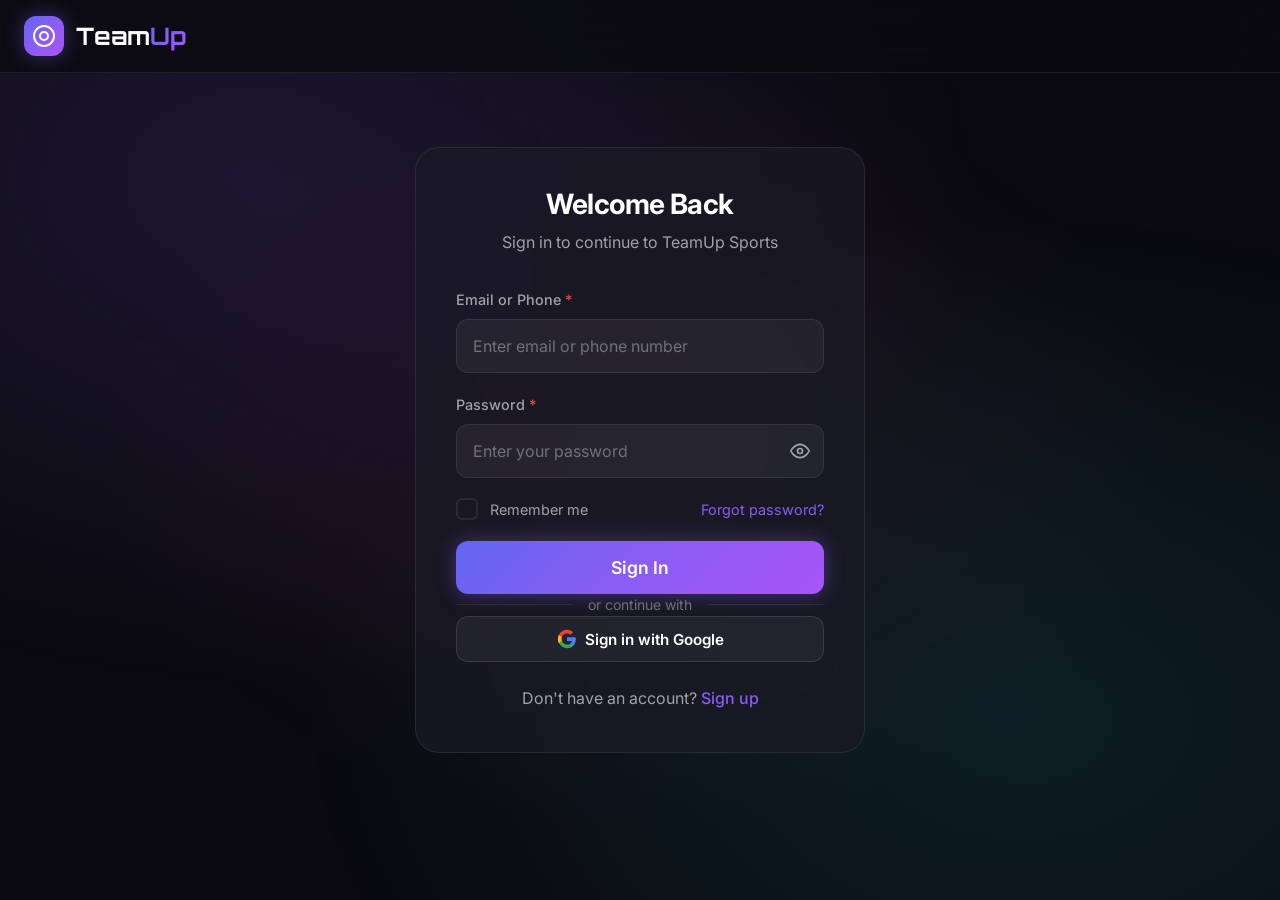
<file: broadcast.html>
<!DOCTYPE html>
<html lang="en">
<head>
    <meta charset="UTF-8">
    <meta name="viewport" content="width=device-width, initial-scale=1.0">
    <title>Start Live Broadcast - TeamUp Sports</title>
    <link rel="stylesheet" href="styles/main.css">
    <script src="https://cdn.socket.io/4.5.4/socket.io.min.js"></script>
</head>
<body>
    <nav class="navbar" id="navbar">
        <div class="container navbar-content">
            <a href="index.html" class="logo">
                <div class="logo-icon">
                    <svg width="24" height="24" viewBox="0 0 24 24" fill="none" stroke="currentColor" stroke-width="2">
                        <circle cx="12" cy="12" r="10" />
                        <circle cx="12" cy="12" r="4" />
                    </svg>
                </div>
                <span>Team<span class="text-gradient">Up</span></span>
            </a>
            <div class="nav-actions"></div>
        </div>
    </nav>

    <main class="container" style="padding-top: 100px; padding-bottom: 60px;">
        <div style="max-width: 900px; margin: 0 auto;">
            <h1 style="margin-bottom: var(--space-6);">📡 Start Live Broadcast</h1>
            
            <div id="setupSection" class="card" style="margin-bottom: var(--space-6);">
                <h2>Select Match to Broadcast</h2>
                <div class="form-group">
                    <label class="form-label">Your Matches</label>
                    <select id="matchSelect" class="form-input">
                        <option value="">Loading matches...</option>
                    </select>
                </div>
                <div class="form-group">
                    <label class="form-label">Camera Label</label>
                    <input type="text" id="cameraLabel" class="form-input" placeholder="e.g., Main Camera, Goal View" value="Camera 1">
                </div>
                <button id="btnStartBroadcast" class="btn btn-primary btn-lg">Start Broadcasting</button>
            </div>

            <div id="broadcastSection" style="display: none;">
                <div class="card" style="margin-bottom: var(--space-4);">
                    <div style="display: flex; justify-content: space-between; align-items: center; margin-bottom: var(--space-4);">
                        <div>
                            <h2 style="margin: 0;">🔴 Live</h2>
                            <p style="margin: 0; color: var(--text-secondary);">
                                <span id="viewerCount">0</span> viewers watching
                            </p>
                        </div>
                        <button id="btnStopBroadcast" class="btn btn-danger">Stop Broadcast</button>
                    </div>
                    <video id="localVideo" autoplay muted playsinline style="width: 100%; border-radius: 12px; background: #000;"></video>
                </div>
            </div>
        </div>
    </main>

    <div class="toast-container" id="toastContainer"></div>
    <script src="js/env-config.js"></script>
    <script src="js/api.js"></script>
    <script src="js/app.js"></script>
    <script src="js/broadcast.js"></script>
</body>
</html>
</file>
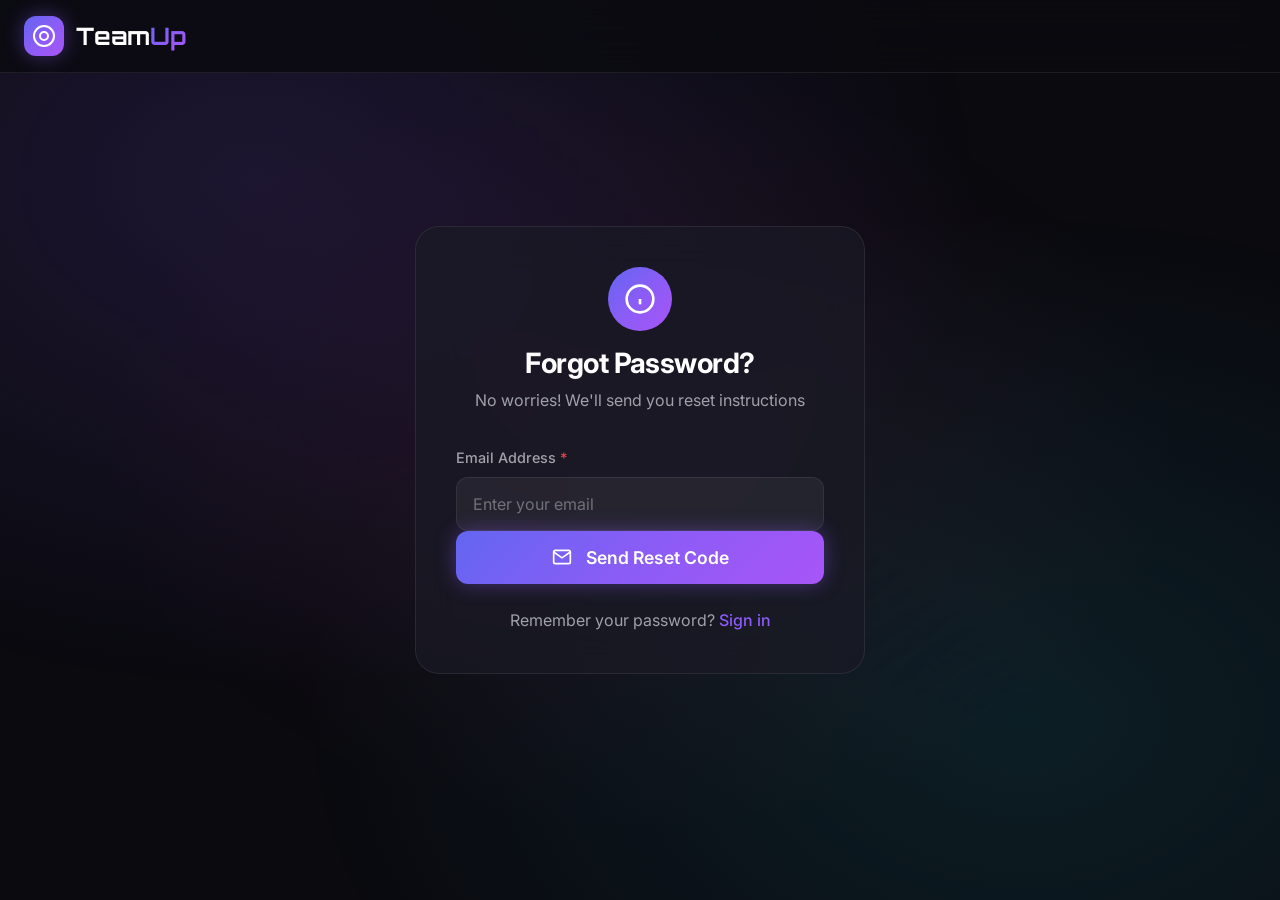
<file: forgot-password.html>
<!DOCTYPE html>
<html lang="en">

<head>
    <meta charset="UTF-8">
    <meta name="viewport" content="width=device-width, initial-scale=1.0">
    <title>Forgot Password - TeamUp Sports</title>
    <link rel="stylesheet" href="styles/main.css">
    <link rel="icon" type="image/svg+xml"
        href="data:image/svg+xml,<svg xmlns='http://www.w3.org/2000/svg' viewBox='0 0 100 100'><text y='.9em' font-size='90'>⚽</text></svg>">
</head>

<body>
    <!-- Navigation -->
    <nav class="navbar" id="navbar">
        <div class="container navbar-content">
            <a href="index.html" class="logo">
                <div class="logo-icon">
                    <svg width="24" height="24" viewBox="0 0 24 24" fill="none" stroke="currentColor" stroke-width="2">
                        <circle cx="12" cy="12" r="10" />
                        <circle cx="12" cy="12" r="4" />
                    </svg>
                </div>
                <span>Team<span class="text-gradient">Up</span></span>
            </a>
        </div>
    </nav>

    <!-- Forgot Password Page -->
    <main class="auth-page">
        <div class="auth-container">
            <div class="auth-card">
                <div class="auth-header">
                    <div style="width: 64px; height: 64px; background: var(--primary-gradient); border-radius: 50%; display: flex; align-items: center; justify-content: center; margin: 0 auto var(--space-4);">
                        <svg width="32" height="32" viewBox="0 0 24 24" fill="none" stroke="currentColor" stroke-width="2">
                            <circle cx="12" cy="12" r="10"></circle>
                            <line x1="12" y1="16" x2="12" y2="12"></line>
                            <line x1="12" y1="8" x2="12.01" y2="8"></line>
                        </svg>
                    </div>
                    <h1 class="auth-title">Forgot Password?</h1>
                    <p class="auth-subtitle">No worries! We'll send you reset instructions</p>
                </div>

                <!-- Step 1: Enter Email -->
                <form class="auth-form" id="forgotPasswordForm" style="display: block;">
                    <div class="form-group">
                        <label class="form-label required">Email Address</label>
                        <input type="email" class="form-input" id="resetEmail" placeholder="Enter your email" required>
                        <span class="form-error" style="display: none;">Please enter a valid email</span>
                    </div>

                    <button type="submit" class="btn btn-primary btn-lg" id="btnSendReset" style="width: 100%;">
                        <svg width="20" height="20" viewBox="0 0 24 24" fill="none" stroke="currentColor" stroke-width="2" style="margin-right: 6px;">
                            <path d="M4 4h16c1.1 0 2 .9 2 2v12c0 1.1-.9 2-2 2H4c-1.1 0-2-.9-2-2V6c0-1.1.9-2 2-2z"></path>
                            <polyline points="22,6 12,13 2,6"></polyline>
                        </svg>
                        Send Reset Code
                    </button>
                </form>

                <!-- Step 2: Enter OTP -->
                <div id="otpSection" style="display: none;">
                    <div class="form-group">
                        <label class="form-label required">
                            <svg width="16" height="16" viewBox="0 0 24 24" fill="none" stroke="currentColor" stroke-width="2" style="vertical-align: middle; margin-right: 4px;">
                                <rect x="3" y="11" width="18" height="11" rx="2" ry="2"></rect>
                                <path d="M7 11V7a5 5 0 0 1 10 0v4"></path>
                            </svg>
                            Enter Verification Code
                        </label>
                        <div class="otp-container" id="resetOtpInputs">
                            <input type="text" class="otp-input" maxlength="1" pattern="[0-9]" inputmode="numeric" autocomplete="off">
                            <input type="text" class="otp-input" maxlength="1" pattern="[0-9]" inputmode="numeric" autocomplete="off">
                            <input type="text" class="otp-input" maxlength="1" pattern="[0-9]" inputmode="numeric" autocomplete="off">
                            <input type="text" class="otp-input" maxlength="1" pattern="[0-9]" inputmode="numeric" autocomplete="off">
                            <input type="text" class="otp-input" maxlength="1" pattern="[0-9]" inputmode="numeric" autocomplete="off">
                            <input type="text" class="otp-input" maxlength="1" pattern="[0-9]" inputmode="numeric" autocomplete="off">
                        </div>
                        <div style="margin-top: var(--space-4); display: flex; gap: var(--space-3);">
                            <button type="button" class="btn btn-primary" id="btnVerifyResetOtp" style="flex: 1;">
                                Verify Code
                            </button>
                            <button type="button" class="btn btn-ghost" id="btnResendResetOtp" disabled>
                                <span id="resetResendText">Resend (30s)</span>
                            </button>
                        </div>
                        <span class="form-error" style="display: none;" id="resetOtpError">Invalid or expired OTP</span>
                        <span class="form-hint" style="display: block; margin-top: 8px;">
                            ⏰ Code expires in 5 minutes. Check your email inbox and spam folder.
                        </span>
                    </div>
                </div>

                <!-- Step 3: Reset Password -->
                <form id="newPasswordForm" style="display: none;">
                    <div class="form-group">
                        <label class="form-label required">New Password</label>
                        <input type="password" class="form-input" id="newPassword" placeholder="Minimum 6 characters" required>
                        <span class="form-error" style="display: none;">Password must be at least 6 characters</span>
                    </div>

                    <div class="form-group">
                        <label class="form-label required">Confirm Password</label>
                        <input type="password" class="form-input" id="confirmPassword" placeholder="Re-enter password" required>
                        <span class="form-error" style="display: none;">Passwords don't match</span>
                    </div>

                    <button type="submit" class="btn btn-primary btn-lg" id="btnResetPassword" style="width: 100%;">
                        <svg width="20" height="20" viewBox="0 0 24 24" fill="none" stroke="currentColor" stroke-width="2" style="margin-right: 6px;">
                            <polyline points="20 6 9 17 4 12"></polyline>
                        </svg>
                        Reset Password
                    </button>
                </form>

                <p class="auth-footer">
                    Remember your password? <a href="login.html">Sign in</a>
                </p>
            </div>
        </div>
    </main>

    <!-- Toast Container -->
    <div class="toast-container" id="toastContainer"></div>

    <!-- Scripts -->
    <script src="js/env-config.js"></script>
    <script src="js/api.js"></script>
    <script src="js/app.js"></script>
    <script src="js/forgot-password.js"></script>
</body>

</html>
</file>
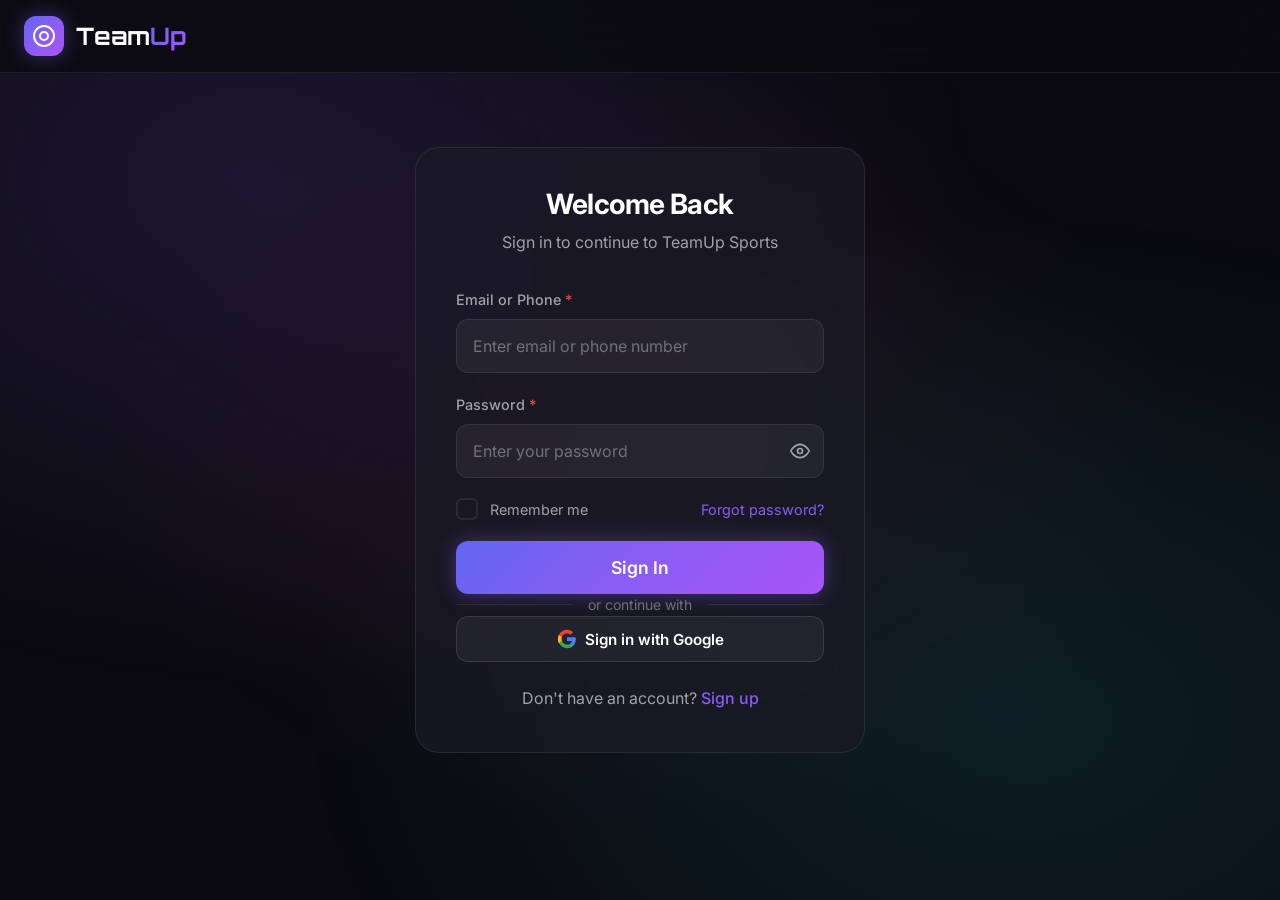
<file: login.html>
<!DOCTYPE html>
<html lang="en">

<head>
    <meta charset="UTF-8">
    <meta name="viewport" content="width=device-width, initial-scale=1.0">
    <meta name="description" content="Login to TeamUp Sports - Access your account and join matches">
    <title>Login - TeamUp Sports</title>
    <script src="https://accounts.google.com/gsi/client" async defer></script>
    <link rel="stylesheet" href="styles/main.css">
    <link rel="icon" type="image/svg+xml"
        href="data:image/svg+xml,<svg xmlns='http://www.w3.org/2000/svg' viewBox='0 0 100 100'><text y='.9em' font-size='90'>⚽</text></svg>">
</head>

<body>
    <!-- Navigation -->
    <nav class="navbar" id="navbar">
        <div class="container navbar-content">
            <a href="index.html" class="logo">
                <div class="logo-icon">
                    <svg width="24" height="24" viewBox="0 0 24 24" fill="none" stroke="currentColor" stroke-width="2">
                        <circle cx="12" cy="12" r="10" />
                        <circle cx="12" cy="12" r="4" />
                    </svg>
                </div>
                <span>Team<span class="text-gradient">Up</span></span>
            </a>
        </div>
    </nav>

    <!-- Login Page -->
    <main class="auth-page">
        <div class="auth-container">
            <div class="auth-card">
                <div class="auth-header">
                    <h1 class="auth-title">Welcome Back</h1>
                    <p class="auth-subtitle">Sign in to continue to TeamUp Sports</p>
                </div>

                <form class="auth-form" id="loginForm" autocomplete="off">
                    <div class="form-group" id="loginIdentifierGroup">
                        <label class="form-label required">Email or Phone</label>
                        <input type="text" class="form-input" id="loginIdentifier"
                            placeholder="Enter email or phone number" required>
                        <span class="form-error" style="display: none;">Please enter a valid email or phone</span>
                    </div>

                    <div class="form-group">
                        <label class="form-label required">Password</label>
                        <div style="position: relative;">
                            <input type="password" class="form-input" id="loginPassword"
                                placeholder="Enter your password" data-validate="password" required>
                            <button type="button" class="btn btn-ghost btn-icon" id="toggleLoginPassword"
                                style="position: absolute; right: 4px; top: 50%; transform: translateY(-50%);"
                                aria-label="Toggle password visibility">
                                <svg width="20" height="20" viewBox="0 0 24 24" fill="none" stroke="currentColor"
                                    stroke-width="2" class="eye-icon">
                                    <path d="M1 12s4-8 11-8 11 8 11 8-4 8-11 8-11-8-11-8z" />
                                    <circle cx="12" cy="12" r="3" />
                                </svg>
                            </button>
                        </div>
                        <span class="form-error" style="display: none;">Password must be at least 6 characters</span>
                    </div>

                    <div style="display: flex; justify-content: space-between; align-items: center;">
                        <label class="checkbox-group">
                            <input type="checkbox" class="checkbox-input" id="rememberMe">
                            <span class="checkbox-custom">
                                <svg width="14" height="14" viewBox="0 0 24 24" fill="none" stroke="currentColor"
                                    stroke-width="3">
                                    <polyline points="20 6 9 17 4 12" />
                                </svg>
                            </span>
                            <span style="color: var(--text-secondary); font-size: 0.9rem;">Remember me</span>
                        </label>
                        <a href="forgot-password.html" style="color: var(--primary-500); font-size: 0.9rem;">Forgot password?</a>
                    </div>

                    <button type="submit" class="btn btn-primary btn-lg" style="width: 100%;">
                        Sign In
                    </button>
                </form>

                <div class="auth-divider">or continue with</div>

                <div style="display: flex; gap: var(--space-3);">
                    <button type="button" class="btn btn-secondary btn-google" style="flex: 1;" id="googleSignInBtn"
                        onclick="handleGoogleSignIn()">
                        <svg width="20" height="20" viewBox="0 0 24 24">
                            <path fill="#4285F4"
                                d="M22.56 12.25c0-.78-.07-1.53-.2-2.25H12v4.26h5.92c-.26 1.37-1.04 2.53-2.21 3.31v2.77h3.57c2.08-1.92 3.28-4.74 3.28-8.09z" />
                            <path fill="#34A853"
                                d="M12 23c2.97 0 5.46-.98 7.28-2.66l-3.57-2.77c-.98.66-2.23 1.06-3.71 1.06-2.86 0-5.29-1.93-6.16-4.53H2.18v2.84C3.99 20.53 7.7 23 12 23z" />
                            <path fill="#FBBC05"
                                d="M5.84 14.09c-.22-.66-.35-1.36-.35-2.09s.13-1.43.35-2.09V7.07H2.18C1.43 8.55 1 10.22 1 12s.43 3.45 1.18 4.93l2.85-2.22.81-.62z" />
                            <path fill="#EA4335"
                                d="M12 5.38c1.62 0 3.06.56 4.21 1.64l3.15-3.15C17.45 2.09 14.97 1 12 1 7.7 1 3.99 3.47 2.18 7.07l3.66 2.84c.87-2.6 3.3-4.53 6.16-4.53z" />
                        </svg>
                        Sign in with Google
                    </button>
                </div>

                <p class="auth-footer">
                    Don't have an account? <a href="register.html">Sign up</a>
                </p>
            </div>
        </div>
    </main>



    <!-- Toast Container -->
    <div class="toast-container" id="toastContainer"></div>

    <!-- Scripts -->
    <script src="js/env-config.js"></script>
    <script src="js/api.js"></script>
    <script src="js/app.js"></script>
    <script src="js/auth.js"></script>
    <script src="js/google-auth.js"></script>
</body>

</html>
</file>
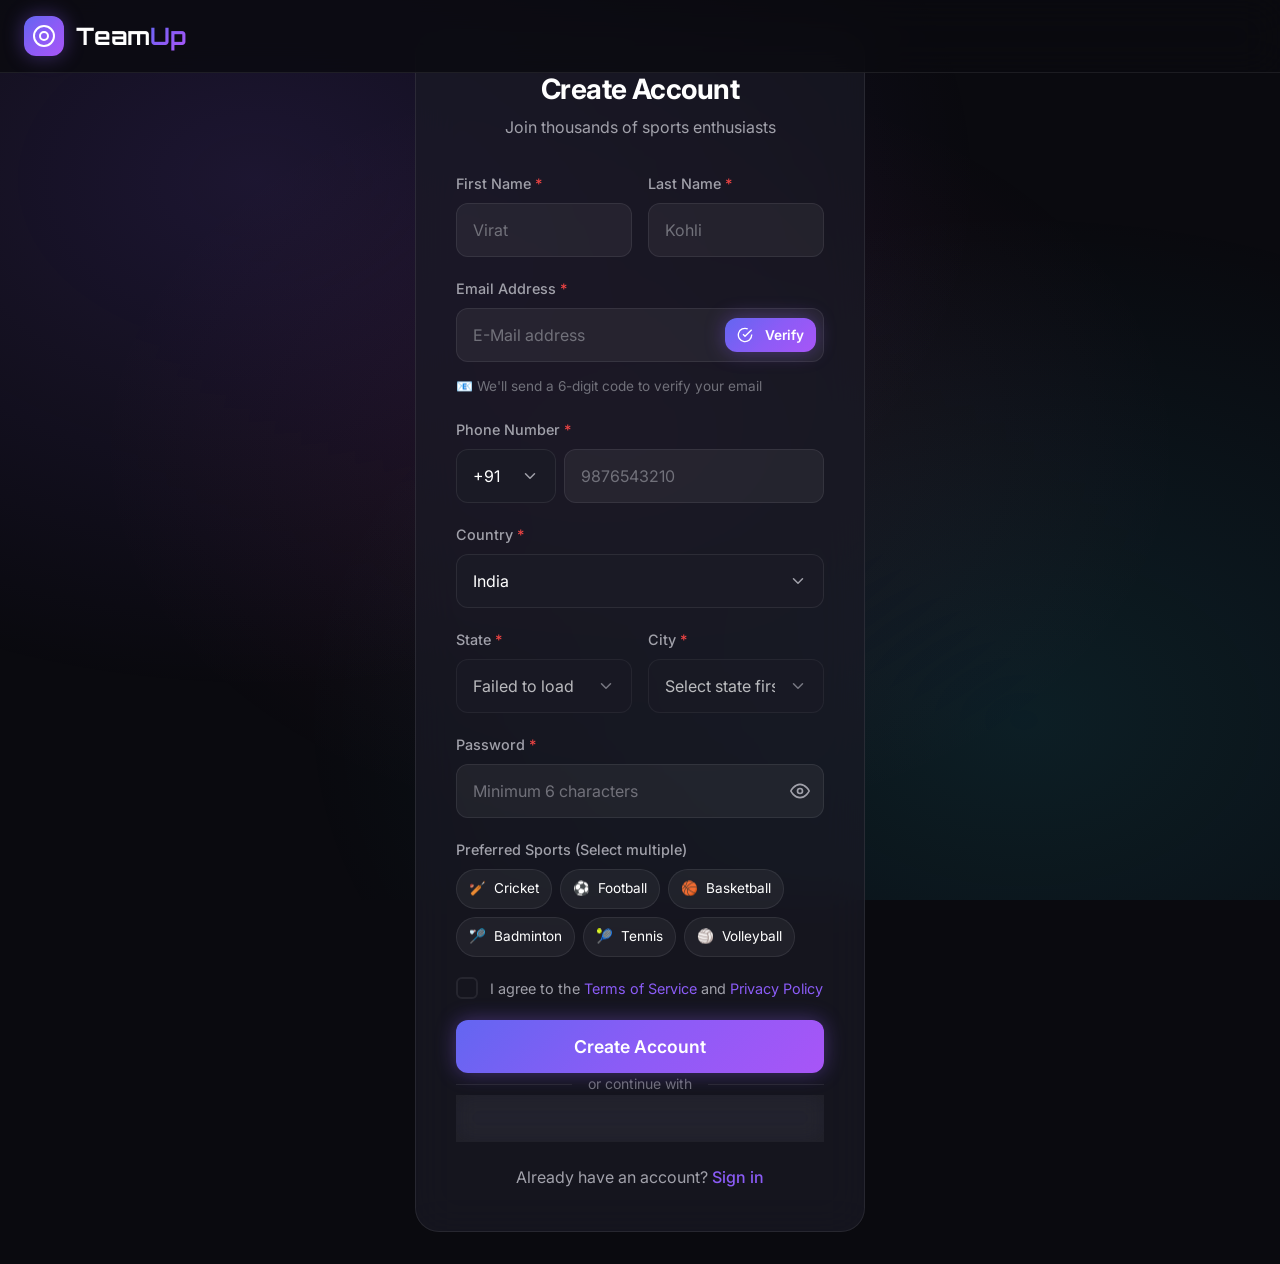
<file: register.html>
<!DOCTYPE html>
<html lang="en">

<head>
    <meta charset="UTF-8">
    <meta name="viewport" content="width=device-width, initial-scale=1.0">
    <meta name="description" content="Create your TeamUp Sports account - Join matches and connect with players">
    <title>Sign Up - TeamUp Sports</title>
    <script src="https://accounts.google.com/gsi/client" async defer></script>
    <link rel="stylesheet" href="styles/main.css">
    <link rel="icon" type="image/svg+xml"
        href="data:image/svg+xml,<svg xmlns='http://www.w3.org/2000/svg' viewBox='0 0 100 100'><text y='.9em' font-size='90'>⚽</text></svg>">
</head>

<body>
    <!-- Navigation -->
    <nav class="navbar" id="navbar">
        <div class="container navbar-content">
            <a href="index.html" class="logo">
                <div class="logo-icon">
                    <svg width="24" height="24" viewBox="0 0 24 24" fill="none" stroke="currentColor" stroke-width="2">
                        <circle cx="12" cy="12" r="10" />
                        <circle cx="12" cy="12" r="4" />
                    </svg>
                </div>
                <span>Team<span class="text-gradient">Up</span></span>
            </a>
        </div>
    </nav>

    <!-- Register Page -->
    <main class="auth-page">
        <div class="auth-container">
            <div class="auth-card">
                <div class="auth-header">
                    <h1 class="auth-title">Create Account</h1>
                    <p class="auth-subtitle">Join thousands of sports enthusiasts</p>
                </div>

                <form class="auth-form" id="registerForm" autocomplete="off">
                    <div style="display: grid; grid-template-columns: 1fr 1fr; gap: var(--space-4);">
                        <div class="form-group">
                            <label class="form-label required">First Name</label>
                            <input type="text" class="form-input" id="firstName" placeholder="Virat"
                                data-validate="name" required>
                            <span class="form-error" style="display: none;">Enter valid name</span>
                        </div>

                        <div class="form-group">
                            <label class="form-label required">Last Name</label>
                            <input type="text" class="form-input" id="lastName" placeholder="Kohli" data-validate="name"
                                required>
                            <span class="form-error" style="display: none;">Enter valid name</span>
                        </div>
                    </div>

                    <div class="form-group" id="emailGroup">
                        <label class="form-label required">Email Address</label>
                        <div class="verify-input-group">
                            <input type="email" class="form-input" id="email" placeholder="E-Mail address"
                                autocomplete="off" required style="padding-right: 100px;">
                            <button type="button" class="btn btn-primary btn-inline-verify" id="btnVerifyEmail">
                                <svg width="16" height="16" viewBox="0 0 24 24" fill="none" stroke="currentColor"
                                    stroke-width="2" style="margin-right: 4px;">
                                    <path d="M22 11.08V12a10 10 0 1 1-5.93-9.14"></path>
                                    <polyline points="22 4 12 14.01 9 11.01"></polyline>
                                </svg>
                                Verify
                            </button>
                        </div>
                        <span class="form-error" style="display: none;">Please enter a valid email</span>
                        <span class="form-hint"
                            style="display: block; margin-top: 6px; font-size: 0.85rem; color: var(--text-muted);">
                            📧 We'll send a 6-digit code to verify your email
                        </span>
                    </div>

                    <div class="form-group" id="otpGroup" style="display: none;">
                        <label class="form-label required">
                            <svg width="16" height="16" viewBox="0 0 24 24" fill="none" stroke="currentColor"
                                stroke-width="2" style="vertical-align: middle; margin-right: 4px;">
                                <rect x="3" y="11" width="18" height="11" rx="2" ry="2"></rect>
                                <path d="M7 11V7a5 5 0 0 1 10 0v4"></path>
                            </svg>
                            Enter Verification Code
                        </label>
                        <div class="otp-container" id="otpInputs">
                            <input type="text" class="otp-input" maxlength="1" pattern="[0-9]" inputmode="numeric"
                                autocomplete="off">
                            <input type="text" class="otp-input" maxlength="1" pattern="[0-9]" inputmode="numeric"
                                autocomplete="off">
                            <input type="text" class="otp-input" maxlength="1" pattern="[0-9]" inputmode="numeric"
                                autocomplete="off">
                            <input type="text" class="otp-input" maxlength="1" pattern="[0-9]" inputmode="numeric"
                                autocomplete="off">
                            <input type="text" class="otp-input" maxlength="1" pattern="[0-9]" inputmode="numeric"
                                autocomplete="off">
                            <input type="text" class="otp-input" maxlength="1" pattern="[0-9]" inputmode="numeric"
                                autocomplete="off">
                        </div>
                        <div style="margin-top: var(--space-4); display: flex; gap: var(--space-3);">
                            <button type="button" class="btn btn-primary" id="btnConfirmOtp" style="flex: 1;">
                                <svg width="16" height="16" viewBox="0 0 24 24" fill="none" stroke="currentColor"
                                    stroke-width="2" style="margin-right: 4px;">
                                    <polyline points="20 6 9 17 4 12"></polyline>
                                </svg>
                                Confirm Code
                            </button>
                            <button type="button" class="btn btn-ghost" id="btnResendOtp" style="flex-shrink: 0;"
                                disabled>
                                <svg width="16" height="16" viewBox="0 0 24 24" fill="none" stroke="currentColor"
                                    stroke-width="2" style="margin-right: 4px;">
                                    <polyline points="23 4 23 10 17 10"></polyline>
                                    <path d="M20.49 15a9 9 0 1 1-2.12-9.36L23 10"></path>
                                </svg>
                                <span id="resendText">Resend (30s)</span>
                            </button>
                        </div>
                        <span class="form-error" style="display: none;" id="otpError">Invalid or expired OTP</span>
                        <span class="form-hint"
                            style="display: block; margin-top: 8px; font-size: 0.85rem; color: var(--text-muted);">
                            ⏰ Code expires in 5 minutes. Check your email inbox and spam folder.
                        </span>
                    </div>

                    <div class="form-group">
                        <label class="form-label required">Phone Number</label>
                        <div style="display: flex; gap: var(--space-2);">
                            <select class="form-input form-select" style="width: 100px; flex-shrink: 0;">
                                <option value="+91">+91</option>
                                <option value="+1">+1</option>
                                <option value="+44">+44</option>
                            </select>
                            <input type="tel" class="form-input" id="phone" placeholder="9876543210"
                                data-validate="phone" required>
                        </div>
                        <span class="form-error" style="display: none;">Please enter a valid 10-digit phone
                            number</span>
                    </div>

                    <div class="form-group">
                        <label class="form-label required">Country</label>
                        <select class="form-input form-select" id="country" required>
                            <option value="">Loading countries...</option>
                        </select>
                    </div>

                    <div style="display: grid; grid-template-columns: 1fr 1fr; gap: var(--space-4);">
                        <div class="form-group">
                            <label class="form-label required">State</label>
                            <select class="form-input form-select" id="state" required disabled>
                                <option value="">Select country first</option>
                            </select>
                        </div>

                        <div class="form-group">
                            <label class="form-label required">City</label>
                            <select class="form-input form-select" id="city" required disabled>
                                <option value="">Select state first</option>
                            </select>
                        </div>
                    </div>

                    <div class="form-group">
                        <label class="form-label required">Password</label>
                        <div style="position: relative;">
                            <input type="password" class="form-input" id="password" placeholder="Minimum 6 characters"
                                data-validate="password" required>
                            <button type="button" class="btn btn-ghost btn-icon" id="togglePassword"
                                style="position: absolute; right: 4px; top: 50%; transform: translateY(-50%);">
                                <svg width="20" height="20" viewBox="0 0 24 24" fill="none" stroke="currentColor"
                                    stroke-width="2">
                                    <path d="M1 12s4-8 11-8 11 8 11 8-4 8-11 8-11-8-11-8z" />
                                    <circle cx="12" cy="12" r="3" />
                                </svg>
                            </button>
                        </div>
                        <span class="form-error" style="display: none;">Password must be at least 6 characters</span>
                    </div>

                    <div class="form-group">
                        <label class="form-label">Preferred Sports (Select multiple)</label>
                        <div class="sport-tags" id="sportSelection">
                            <label class="sport-tag" data-sport="cricket">
                                <input type="checkbox" name="sports" value="cricket" style="display: none;">
                                <span>🏏</span> Cricket
                            </label>
                            <label class="sport-tag" data-sport="football">
                                <input type="checkbox" name="sports" value="football" style="display: none;">
                                <span>⚽</span> Football
                            </label>
                            <label class="sport-tag" data-sport="basketball">
                                <input type="checkbox" name="sports" value="basketball" style="display: none;">
                                <span>🏀</span> Basketball
                            </label>
                            <label class="sport-tag" data-sport="badminton">
                                <input type="checkbox" name="sports" value="badminton" style="display: none;">
                                <span>🏸</span> Badminton
                            </label>
                            <label class="sport-tag" data-sport="tennis">
                                <input type="checkbox" name="sports" value="tennis" style="display: none;">
                                <span>🎾</span> Tennis
                            </label>
                            <label class="sport-tag" data-sport="volleyball">
                                <input type="checkbox" name="sports" value="volleyball" style="display: none;">
                                <span>🏐</span> Volleyball
                            </label>
                        </div>
                    </div>

                    <label class="checkbox-group">
                        <input type="checkbox" class="checkbox-input" id="terms" required>
                        <span class="checkbox-custom">
                            <svg width="14" height="14" viewBox="0 0 24 24" fill="none" stroke="currentColor"
                                stroke-width="3">
                                <polyline points="20 6 9 17 4 12" />
                            </svg>
                        </span>
                        <span style="color: var(--text-secondary); font-size: 0.9rem;">
                            I agree to the <a href="#" style="color: var(--primary-500);">Terms of Service</a> and <a
                                href="#" style="color: var(--primary-500);">Privacy Policy</a>
                        </span>
                    </label>

                    <button type="submit" class="btn btn-primary btn-lg" id="btnRegister" style="width: 100%;">
                        Create Account
                    </button>
                </form>

                <div class="auth-divider">or continue with</div>

                <div style="display: flex; gap: var(--space-3);">
                    <button type="button" class="btn btn-secondary btn-google" style="flex: 1;" id="googleSignInBtn"
                        onclick="handleGoogleSignIn()">
                        <svg width="20" height="20" viewBox="0 0 24 24">
                            <path fill="#4285F4"
                                d="M22.56 12.25c0-.78-.07-1.53-.2-2.25H12v4.26h5.92c-.26 1.37-1.04 2.53-2.21 3.31v2.77h3.57c2.08-1.92 3.28-4.74 3.28-8.09z" />
                            <path fill="#34A853"
                                d="M12 23c2.97 0 5.46-.98 7.28-2.66l-3.57-2.77c-.98.66-2.23 1.06-3.71 1.06-2.86 0-5.29-1.93-6.16-4.53H2.18v2.84C3.99 20.53 7.7 23 12 23z" />
                            <path fill="#FBBC05"
                                d="M5.84 14.09c-.22-.66-.35-1.36-.35-2.09s.13-1.43.35-2.09V7.07H2.18C1.43 8.55 1 10.22 1 12s.43 3.45 1.18 4.93l2.85-2.22.81-.62z" />
                            <path fill="#EA4335"
                                d="M12 5.38c1.62 0 3.06.56 4.21 1.64l3.15-3.15C17.45 2.09 14.97 1 12 1 7.7 1 3.99 3.47 2.18 7.07l3.66 2.84c.87-2.6 3.3-4.53 6.16-4.53z" />
                        </svg>
                        Sign up with Google
                    </button>
                </div>

                <p class="auth-footer">
                    Already have an account? <a href="login.html">Sign in</a>
                </p>
            </div>
        </div>
    </main>

    <!-- Toast Container -->
    <div class="toast-container" id="toastContainer"></div>

    <!-- Scripts -->
    <script src="js/env-config.js"></script>
    <script src="js/api.js"></script>
    <script src="js/app.js"></script>
    <script src="js/auth.js"></script>
    <script src="js/google-auth.js"></script>
    <script>
        // Sport tag selection
        document.querySelectorAll('.sport-tag').forEach(tag => {
            tag.addEventListener('click', () => {
                const checkbox = tag.querySelector('input[type="checkbox"]');
                checkbox.checked = !checkbox.checked;
                tag.classList.toggle('selected', checkbox.checked);
            });
        });
    </script>
</body>

</html>
</file>
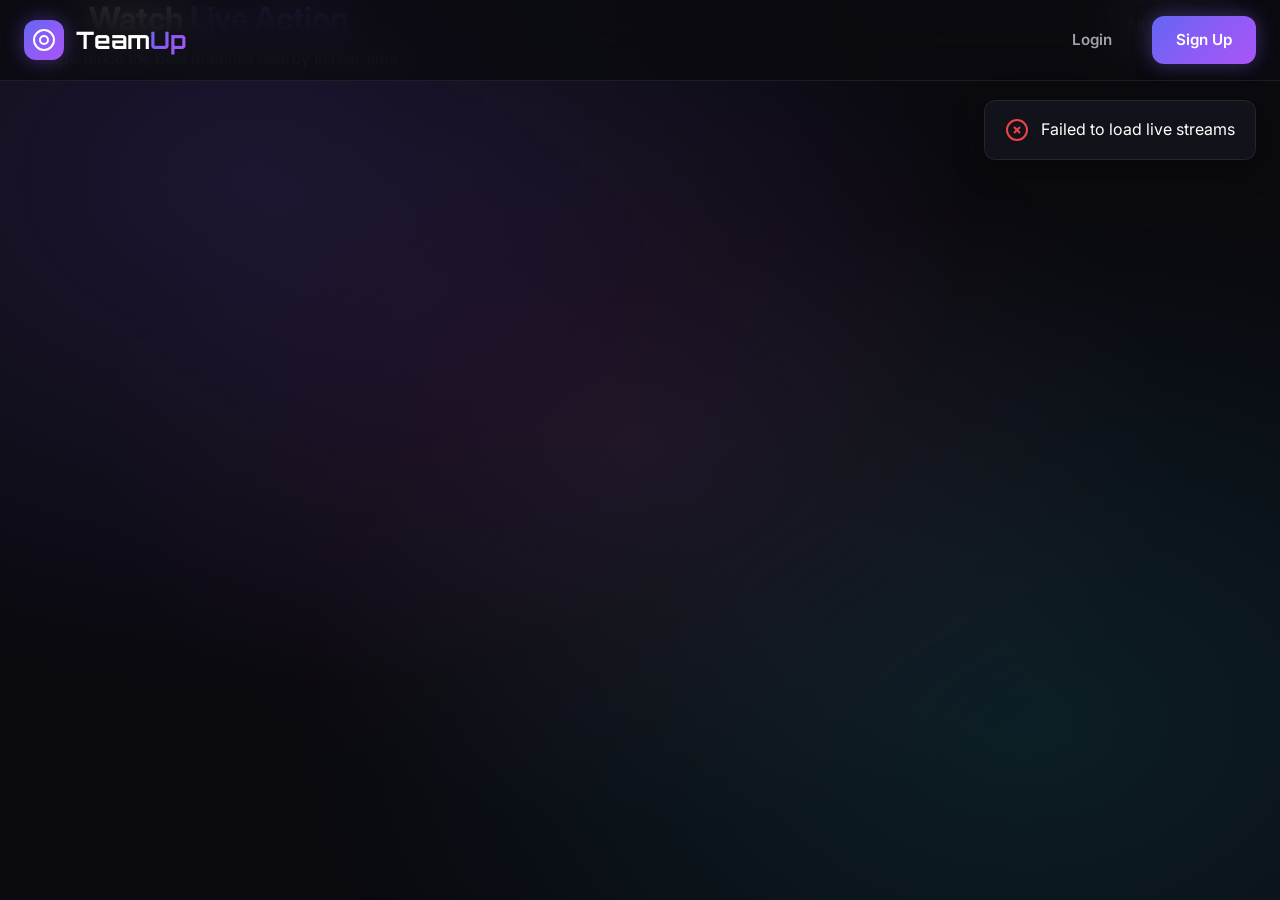
<file: watch-live.html>
<!DOCTYPE html>
<html lang="en">
<head>
    <meta charset="UTF-8">
    <meta name="viewport" content="width=device-width, initial-scale=1.0">
    <title>Watch Live - TeamUp Sports</title>
    <link rel="stylesheet" href="styles/main.css">
    <script src="https://cdn.socket.io/4.5.4/socket.io.min.js"></script>
    <style>
        @keyframes pulse {
            0% { transform: scale(0.95); box-shadow: 0 0 0 0 rgba(255, 255, 255, 0.7); }
            70% { transform: scale(1); box-shadow: 0 0 0 6px rgba(255, 255, 255, 0); }
            100% { transform: scale(0.95); box-shadow: 0 0 0 0 rgba(255, 255, 255, 0); }
        }
    </style>
</head>
<body>
    <nav class="navbar" id="navbar">
        <div class="container navbar-content">
            <a href="index.html" class="logo">
                <div class="logo-icon">
                    <svg width="24" height="24" viewBox="0 0 24 24" fill="none" stroke="currentColor" stroke-width="2">
                        <circle cx="12" cy="12" r="10" />
                        <circle cx="12" cy="12" r="4" />
                    </svg>
                </div>
                <span>Team<span class="text-gradient">Up</span></span>
            </a>
            <div class="nav-actions"></div>
        </div>
    </nav>

    <main class="container watch-live-page">
            <div class="page-header">
                <div class="page-header-content">
                    <div>
                        <h1 class="page-title">
                            <span class="live-indicator">
                                <span class="live-dot"></span>
                            </span>
                            Watch <span class="text-gradient">Live Action</span>
                        </h1>
                        <p class="page-subtitle">Experience the best matches nearby in real-time</p>
                    </div>
                    <div class="form-group filter-group">
                        <select id="cityFilter" class="form-input form-select">
                            <option value="">All Cities</option>
                        </select>
                    </div>
                </div>
            </div>

            <div id="streamsContainer"></div>
        </div>
    </main>

    <div class="toast-container" id="toastContainer"></div>
    <script src="js/env-config.js"></script>
    <script src="js/api.js"></script>
    <script src="js/app.js"></script>
    <script src="js/watch-live.js"></script>
</body>
</html>
</file>
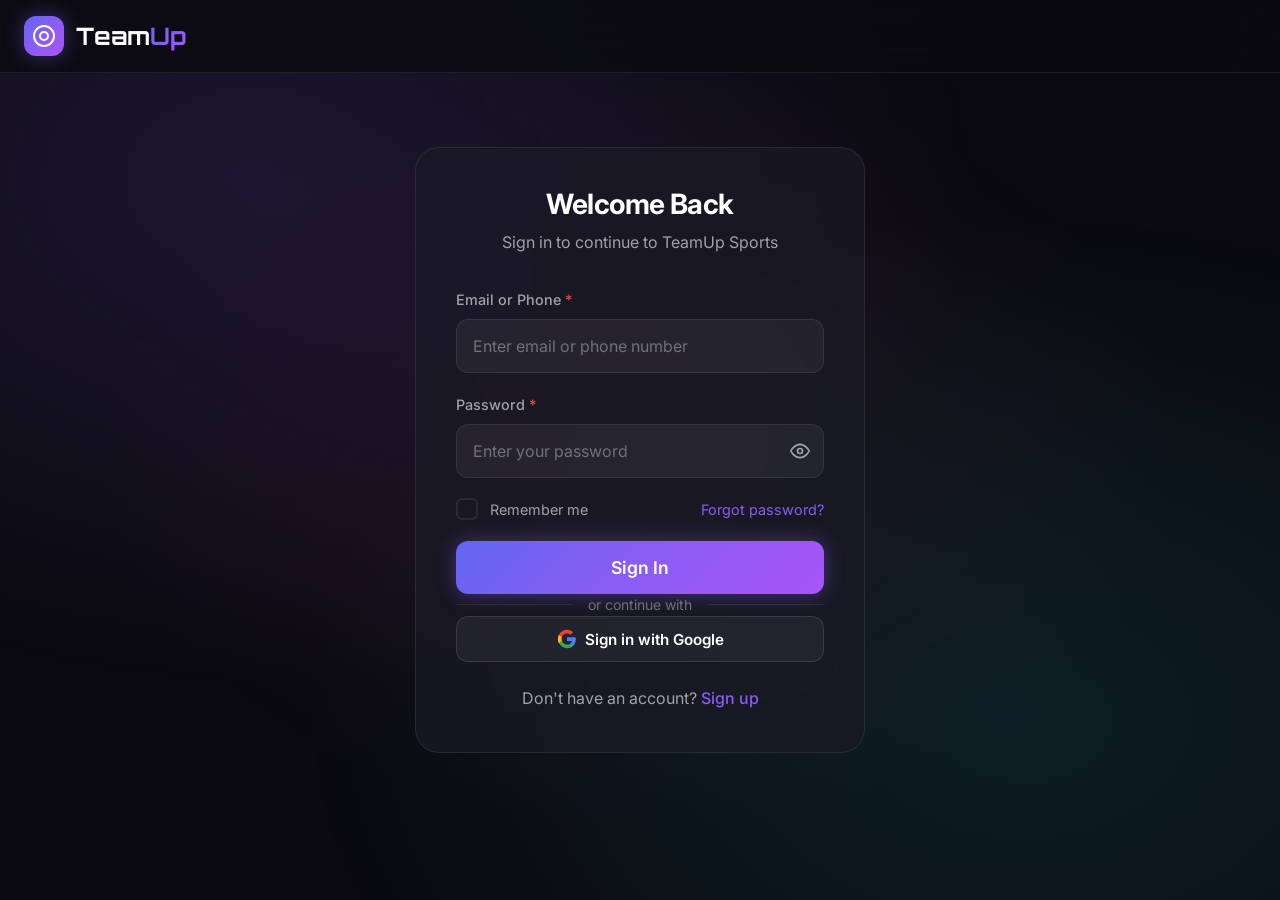
<file: backend/broadcast.html>
<!DOCTYPE html>
<html lang="en">
<head>
    <meta charset="UTF-8">
    <meta name="viewport" content="width=device-width, initial-scale=1.0">
    <title>Start Live Broadcast - TeamUp Sports</title>
    <link rel="stylesheet" href="styles/main.css">
    <script src="https://cdn.socket.io/4.5.4/socket.io.min.js"></script>
</head>
<body>
    <nav class="navbar" id="navbar">
        <div class="container navbar-content">
            <a href="index.html" class="logo">
                <div class="logo-icon">
                    <svg width="24" height="24" viewBox="0 0 24 24" fill="none" stroke="currentColor" stroke-width="2">
                        <circle cx="12" cy="12" r="10" />
                        <circle cx="12" cy="12" r="4" />
                    </svg>
                </div>
                <span>Team<span class="text-gradient">Up</span></span>
            </a>
            <div class="nav-actions"></div>
        </div>
    </nav>

    <main class="container" style="padding-top: 100px; padding-bottom: 60px;">
        <div style="max-width: 900px; margin: 0 auto;">
            <h1 style="margin-bottom: var(--space-6);">📡 Start Live Broadcast</h1>
            
            <div id="setupSection" class="card" style="margin-bottom: var(--space-6);">
                <h2>Select Match to Broadcast</h2>
                <div class="form-group">
                    <label class="form-label">Your Matches</label>
                    <select id="matchSelect" class="form-input">
                        <option value="">Loading matches...</option>
                    </select>
                </div>
                <div class="form-group">
                    <label class="form-label">Camera Label</label>
                    <input type="text" id="cameraLabel" class="form-input" placeholder="e.g., Main Camera, Goal View" value="Camera 1">
                </div>
                <button id="btnStartBroadcast" class="btn btn-primary btn-lg">Start Broadcasting</button>
            </div>

            <div id="broadcastSection" style="display: none;">
                <div class="card" style="margin-bottom: var(--space-4);">
                    <div style="display: flex; justify-content: space-between; align-items: center; margin-bottom: var(--space-4);">
                        <div>
                            <h2 style="margin: 0;">🔴 Live</h2>
                            <p style="margin: 0; color: var(--text-secondary);">
                                <span id="viewerCount">0</span> viewers watching
                            </p>
                        </div>
                        <button id="btnStopBroadcast" class="btn btn-danger">Stop Broadcast</button>
                    </div>
                    <video id="localVideo" autoplay muted playsinline style="width: 100%; border-radius: 12px; background: #000;"></video>
                </div>
            </div>
        </div>
    </main>

    <div class="toast-container" id="toastContainer"></div>
    <script src="js/env-config.js"></script>
    <script src="js/api.js"></script>
    <script src="js/app.js"></script>
    <script src="js/broadcast.js"></script>
</body>
</html>
</file>
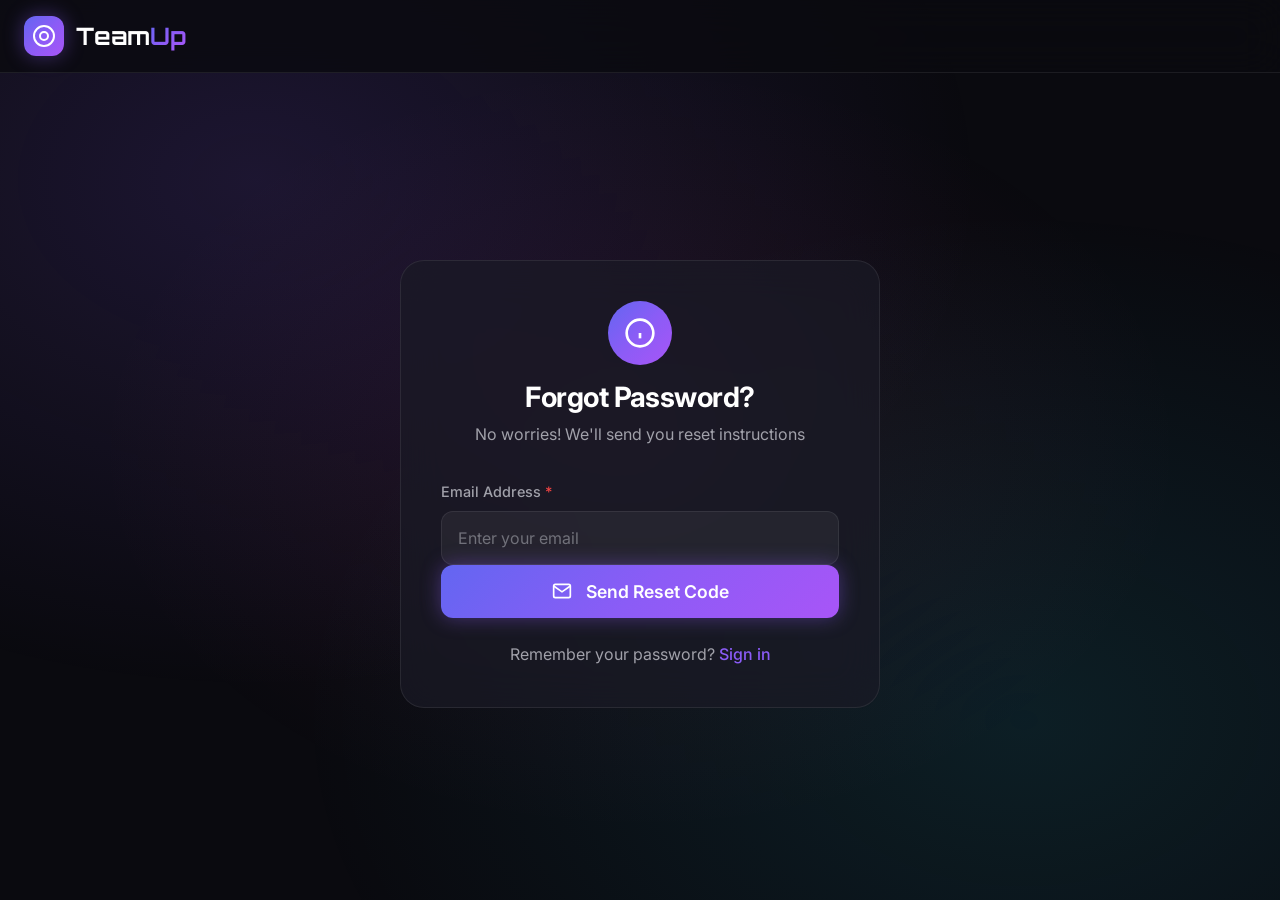
<file: backend/forgot-password.html>
<!DOCTYPE html>
<html lang="en">

<head>
    <meta charset="UTF-8">
    <meta name="viewport" content="width=device-width, initial-scale=1.0">
    <title>Forgot Password - TeamUp Sports</title>
    <link rel="stylesheet" href="styles/main.css">
    <link rel="icon" type="image/svg+xml"
        href="data:image/svg+xml,<svg xmlns='http://www.w3.org/2000/svg' viewBox='0 0 100 100'><text y='.9em' font-size='90'>⚽</text></svg>">
</head>

<body>
    <!-- Navigation -->
    <nav class="navbar" id="navbar">
        <div class="container navbar-content">
            <a href="index.html" class="logo">
                <div class="logo-icon">
                    <svg width="24" height="24" viewBox="0 0 24 24" fill="none" stroke="currentColor" stroke-width="2">
                        <circle cx="12" cy="12" r="10" />
                        <circle cx="12" cy="12" r="4" />
                    </svg>
                </div>
                <span>Team<span class="text-gradient">Up</span></span>
            </a>
        </div>
    </nav>

    <!-- Forgot Password Page -->
    <main class="auth-page" style="padding-top: 100px;">
        <div class="auth-container" style="max-width: 480px;">
            <div class="auth-card">
                <div class="auth-header">
                    <div style="width: 64px; height: 64px; background: var(--primary-gradient); border-radius: 50%; display: flex; align-items: center; justify-content: center; margin: 0 auto var(--space-4);">
                        <svg width="32" height="32" viewBox="0 0 24 24" fill="none" stroke="currentColor" stroke-width="2">
                            <circle cx="12" cy="12" r="10"></circle>
                            <line x1="12" y1="16" x2="12" y2="12"></line>
                            <line x1="12" y1="8" x2="12.01" y2="8"></line>
                        </svg>
                    </div>
                    <h1 class="auth-title">Forgot Password?</h1>
                    <p class="auth-subtitle">No worries! We'll send you reset instructions</p>
                </div>

                <!-- Step 1: Enter Email -->
                <form class="auth-form" id="forgotPasswordForm" style="display: block;">
                    <div class="form-group">
                        <label class="form-label required">Email Address</label>
                        <input type="email" class="form-input" id="resetEmail" placeholder="Enter your email" required>
                        <span class="form-error" style="display: none;">Please enter a valid email</span>
                    </div>

                    <button type="submit" class="btn btn-primary btn-lg" id="btnSendReset" style="width: 100%;">
                        <svg width="20" height="20" viewBox="0 0 24 24" fill="none" stroke="currentColor" stroke-width="2" style="margin-right: 6px;">
                            <path d="M4 4h16c1.1 0 2 .9 2 2v12c0 1.1-.9 2-2 2H4c-1.1 0-2-.9-2-2V6c0-1.1.9-2 2-2z"></path>
                            <polyline points="22,6 12,13 2,6"></polyline>
                        </svg>
                        Send Reset Code
                    </button>
                </form>

                <!-- Step 2: Enter OTP -->
                <div id="otpSection" style="display: none;">
                    <div class="form-group">
                        <label class="form-label required">
                            <svg width="16" height="16" viewBox="0 0 24 24" fill="none" stroke="currentColor" stroke-width="2" style="vertical-align: middle; margin-right: 4px;">
                                <rect x="3" y="11" width="18" height="11" rx="2" ry="2"></rect>
                                <path d="M7 11V7a5 5 0 0 1 10 0v4"></path>
                            </svg>
                            Enter Verification Code
                        </label>
                        <div class="otp-container" id="resetOtpInputs">
                            <input type="text" class="otp-input" maxlength="1" pattern="[0-9]" inputmode="numeric" autocomplete="off">
                            <input type="text" class="otp-input" maxlength="1" pattern="[0-9]" inputmode="numeric" autocomplete="off">
                            <input type="text" class="otp-input" maxlength="1" pattern="[0-9]" inputmode="numeric" autocomplete="off">
                            <input type="text" class="otp-input" maxlength="1" pattern="[0-9]" inputmode="numeric" autocomplete="off">
                            <input type="text" class="otp-input" maxlength="1" pattern="[0-9]" inputmode="numeric" autocomplete="off">
                            <input type="text" class="otp-input" maxlength="1" pattern="[0-9]" inputmode="numeric" autocomplete="off">
                        </div>
                        <div style="margin-top: var(--space-4); display: flex; gap: var(--space-3);">
                            <button type="button" class="btn btn-primary" id="btnVerifyResetOtp" style="flex: 1;">
                                Verify Code
                            </button>
                            <button type="button" class="btn btn-ghost" id="btnResendResetOtp" disabled>
                                <span id="resetResendText">Resend (30s)</span>
                            </button>
                        </div>
                        <span class="form-error" style="display: none;" id="resetOtpError">Invalid or expired OTP</span>
                        <span class="form-hint" style="display: block; margin-top: 8px;">
                            ⏰ Code expires in 5 minutes. Check your email inbox and spam folder.
                        </span>
                    </div>
                </div>

                <!-- Step 3: Reset Password -->
                <form id="newPasswordForm" style="display: none;">
                    <div class="form-group">
                        <label class="form-label required">New Password</label>
                        <input type="password" class="form-input" id="newPassword" placeholder="Minimum 6 characters" required>
                        <span class="form-error" style="display: none;">Password must be at least 6 characters</span>
                    </div>

                    <div class="form-group">
                        <label class="form-label required">Confirm Password</label>
                        <input type="password" class="form-input" id="confirmPassword" placeholder="Re-enter password" required>
                        <span class="form-error" style="display: none;">Passwords don't match</span>
                    </div>

                    <button type="submit" class="btn btn-primary btn-lg" id="btnResetPassword" style="width: 100%;">
                        <svg width="20" height="20" viewBox="0 0 24 24" fill="none" stroke="currentColor" stroke-width="2" style="margin-right: 6px;">
                            <polyline points="20 6 9 17 4 12"></polyline>
                        </svg>
                        Reset Password
                    </button>
                </form>

                <p class="auth-footer">
                    Remember your password? <a href="login.html">Sign in</a>
                </p>
            </div>
        </div>
    </main>

    <!-- Toast Container -->
    <div class="toast-container" id="toastContainer"></div>

    <!-- Scripts -->
    <script src="js/env-config.js"></script>
    <script src="js/api.js"></script>
    <script src="js/app.js"></script>
    <script src="js/forgot-password.js"></script>
</body>

</html>
</file>
<file: styles/main.css>
/* ============================================
   TeamUp Sports - Futuristic Design System
   ============================================ */

/* Google Fonts */
@import url('https://fonts.googleapis.com/css2?family=Inter:wght@300;400;500;600;700;800&family=Orbitron:wght@400;500;600;700;800;900&display=swap');

/* ============================================
   CSS Custom Properties (Design Tokens)
   ============================================ */
:root {
    /* Primary Colors */
    --primary-gradient: linear-gradient(135deg, #6366f1 0%, #8b5cf6 50%, #a855f7 100%);
    --primary-500: #8b5cf6;
    --primary-600: #7c3aed;
    --primary-700: #6d28d9;

    /* Accent Colors */
    --accent-cyan: #22d3ee;
    --accent-green: #10b981;
    --accent-orange: #f97316;
    --accent-pink: #ec4899;
    --accent-yellow: #fbbf24;

    /* Neutral Colors - Dark Theme */
    --bg-primary: #0a0a0f;
    --bg-secondary: #12121a;
    --bg-tertiary: #1a1a25;
    --bg-card: rgba(26, 26, 37, 0.7);
    --bg-card-hover: rgba(35, 35, 50, 0.8);

    /* Text Colors */
    --text-primary: #ffffff;
    --text-secondary: #a1a1aa;
    --text-muted: #71717a;

    /* Glass Effect */
    --glass-bg: rgba(255, 255, 255, 0.05);
    --glass-border: rgba(255, 255, 255, 0.1);
    --glass-shadow: 0 8px 32px rgba(0, 0, 0, 0.3);

    /* Border Colors */
    --border-default: rgba(255, 255, 255, 0.08);
    --border-hover: rgba(139, 92, 246, 0.5);

    /* Glow Effects */
    --glow-primary: 0 0 20px rgba(139, 92, 246, 0.4);
    --glow-cyan: 0 0 20px rgba(34, 211, 238, 0.4);
    --glow-green: 0 0 20px rgba(16, 185, 129, 0.4);

    /* Spacing */
    --space-1: 0.25rem;
    --space-2: 0.5rem;
    --space-3: 0.75rem;
    --space-4: 1rem;
    --space-5: 1.25rem;
    --space-6: 1.5rem;
    --space-8: 2rem;
    --space-10: 2.5rem;
    --space-12: 3rem;
    --space-16: 4rem;
    --space-20: 5rem;
    --space-section: clamp(3rem, 10vw, 6rem);

    /* Fluid Typography */
    --font-size-h1: clamp(2.2rem, 8vw, 4rem);
    --font-size-h2: clamp(1.8rem, 6vw, 3rem);
    --font-size-h3: clamp(1.4rem, 4vw, 2rem);
    --font-size-body: clamp(0.95rem, 2vw, 1.1rem);

    /* Border Radius */
    --radius-sm: 0.375rem;
    --radius-md: 0.5rem;
    --radius-lg: 0.75rem;
    --radius-xl: 1rem;
    --radius-2xl: 1.5rem;
    --radius-full: 9999px;

    /* Typography */
    --font-primary: 'Inter', -apple-system, BlinkMacSystemFont, sans-serif;
    --font-display: 'Orbitron', sans-serif;

    /* Transitions */
    --transition-fast: 150ms ease;
    --transition-normal: 250ms ease;
    --transition-slow: 350ms ease;

    /* Z-Index Scale */
    --z-dropdown: 100;
    --z-modal: 200;
    --z-toast: 300;
    --z-tooltip: 400;
}

/* ============================================
   Reset & Base Styles
   ============================================ */
*,
*::before,
*::after {
    box-sizing: border-box;
    margin: 0;
    padding: 0;
}

html {
    scroll-behavior: smooth;
    -webkit-font-smoothing: antialiased;
    -moz-osx-font-smoothing: grayscale;
}

body {
    font-family: var(--font-primary);
    font-size: 16px;
    line-height: 1.6;
    color: var(--text-primary);
    background: var(--bg-primary);
    min-height: 100vh;
    overflow-x: hidden;
}

/* Animated Background */
body::before {
    content: '';
    position: fixed;
    top: 0;
    left: 0;
    width: 100%;
    height: 100%;
    background:
        radial-gradient(ellipse at 20% 20%, rgba(139, 92, 246, 0.15) 0%, transparent 50%),
        radial-gradient(ellipse at 80% 80%, rgba(34, 211, 238, 0.1) 0%, transparent 50%),
        radial-gradient(ellipse at 50% 50%, rgba(236, 72, 153, 0.08) 0%, transparent 60%);
    pointer-events: none;
    z-index: -1;
}

a {
    color: inherit;
    text-decoration: none;
}

ul,
ol {
    list-style: none;
}

img {
    max-width: 100%;
    height: auto;
    display: block;
}

button {
    font-family: inherit;
    cursor: pointer;
    border: none;
    background: none;
}

input,
textarea,
select {
    font-family: inherit;
    font-size: inherit;
}

/* ============================================
   Typography
   ============================================ */
h1,
h2,
h3,
h4,
h5,
h6 {
    font-weight: 700;
    line-height: 1.2;
    letter-spacing: -0.02em;
}

.heading-display {
    font-family: var(--font-display);
    text-transform: uppercase;
    letter-spacing: 0.1em;
}

.text-gradient {
    background: var(--primary-gradient);
    -webkit-background-clip: text;
    -webkit-text-fill-color: transparent;
    background-clip: text;
}

.text-glow {
    text-shadow: 0 0 30px rgba(139, 92, 246, 0.5);
}

/* ============================================
   Layout Utilities
   ============================================ */
.container {
    width: 100%;
    max-width: 1280px;
    margin: 0 auto;
    padding: 0 var(--space-6);
}

.section {
    padding: var(--space-section) 0;
}

.flex {
    display: flex;
}

.flex-center {
    display: flex;
    align-items: center;
    justify-content: center;
}

.flex-between {
    display: flex;
    align-items: center;
    justify-content: space-between;
}

.grid {
    display: grid;
}

.sports-grid {
    display: grid;
    grid-template-columns: repeat(auto-fit, minmax(140px, 1fr));
    gap: var(--space-6);
    max-width: 900px;
    margin: 0 auto;
}

.how-it-works-grid {
    display: grid;
    grid-template-columns: repeat(auto-fit, minmax(280px, 1fr));
    gap: var(--space-8);
    max-width: 1100px;
    margin: 0 auto;
}

/* ============================================
   Navigation
   ============================================ */
.navbar {
    position: fixed;
    top: 0;
    left: 0;
    right: 0;
    z-index: var(--z-dropdown);
    padding: var(--space-4) 0;
    background: rgba(10, 10, 15, 0.8);
    backdrop-filter: blur(20px);
    border-bottom: 1px solid var(--border-default);
    transition: var(--transition-normal);
}

.navbar.scrolled {
    padding: var(--space-3) 0;
    background: rgba(10, 10, 15, 0.95);
}

.navbar-content {
    display: flex;
    align-items: center;
    justify-content: space-between;
}

.logo {
    display: flex;
    align-items: center;
    gap: var(--space-3);
    font-family: var(--font-display);
    font-size: 1.5rem;
    font-weight: 700;
    color: var(--text-primary);
}

.logo-icon {
    width: 40px;
    height: 40px;
    background: var(--primary-gradient);
    border-radius: var(--radius-lg);
    display: flex;
    align-items: center;
    justify-content: center;
    box-shadow: var(--glow-primary);
}

.nav-links {
    display: flex;
    align-items: center;
    gap: var(--space-8);
}

.nav-link {
    font-weight: 500;
    color: var(--text-secondary);
    transition: var(--transition-fast);
    position: relative;
}

.nav-link::after {
    content: '';
    position: absolute;
    bottom: -4px;
    left: 0;
    width: 0;
    height: 2px;
    background: var(--primary-gradient);
    transition: var(--transition-normal);
}

.nav-link:hover {
    color: var(--text-primary);
}

.nav-link:hover::after {
    width: 100%;
}

.nav-link.active {
    color: var(--primary-500);
}

.nav-link.active::after {
    width: 100%;
}

.nav-actions {
    display: flex;
    align-items: center;
    gap: var(--space-4);
}

.mobile-menu-btn {
    display: none;
    flex-direction: column;
    gap: 5px;
    padding: var(--space-2);
}

.mobile-menu-btn span {
    width: 24px;
    height: 2px;
    background: var(--text-primary);
    border-radius: var(--radius-full);
    transition: var(--transition-fast);
}

/* Mobile Menu - Slide-out Panel */
.mobile-menu {
    position: fixed;
    top: 0;
    right: -100%;
    width: 320px;
    max-width: 85vw;
    height: 100vh;
    height: 100dvh;
    background: rgba(10, 10, 15, 0.98);
    backdrop-filter: blur(24px);
    -webkit-backdrop-filter: blur(24px);
    z-index: calc(var(--z-modal) + 10);
    transition: right 0.35s cubic-bezier(0.4, 0, 0.2, 1);
    overflow-y: auto;
    -webkit-overflow-scrolling: touch;
    border-left: 1px solid var(--border-default);
    box-shadow: -8px 0 30px rgba(0, 0, 0, 0.5);
    padding: var(--space-6);
    display: flex;
    flex-direction: column;
}

.mobile-menu.active {
    right: 0;
}

/* Overlay behind mobile menu */
.mobile-menu::before {
    content: '';
    position: fixed;
    top: 0;
    left: -100vw;
    width: 100vw;
    height: 100vh;
    height: 100dvh;
    background: rgba(0, 0, 0, 0.6);
    opacity: 0;
    transition: opacity 0.35s ease;
    pointer-events: none;
    z-index: -1;
}

.mobile-menu.active::before {
    opacity: 1;
}

.mobile-menu-header {
    display: flex;
    align-items: center;
    justify-content: space-between;
    padding-bottom: var(--space-6);
    border-bottom: 1px solid var(--border-default);
    margin-bottom: var(--space-4);
    flex-shrink: 0;
}

.mobile-menu-header .modal-close {
    width: 40px;
    height: 40px;
    display: flex;
    align-items: center;
    justify-content: center;
    border-radius: var(--radius-lg);
    background: var(--glass-bg);
    border: 1px solid var(--border-default);
    color: var(--text-secondary);
    transition: all var(--transition-fast);
    cursor: pointer;
}

.mobile-menu-header .modal-close:hover {
    background: rgba(255, 255, 255, 0.1);
    color: var(--text-primary);
}

.mobile-nav-links {
    display: flex;
    flex-direction: column;
    gap: var(--space-1);
    flex: 1;
}

.mobile-nav-link {
    display: block;
    padding: var(--space-4) var(--space-4);
    font-size: 1.1rem;
    font-weight: 500;
    color: var(--text-secondary);
    border-radius: var(--radius-lg);
    transition: all var(--transition-fast);
}

.mobile-nav-link:hover,
.mobile-nav-link:active {
    color: var(--text-primary);
    background: var(--glass-bg);
}

.mobile-nav-link.active {
    color: var(--primary-500);
    background: rgba(139, 92, 246, 0.1);
    border-left: 3px solid var(--primary-500);
}

/* ============================================
   Buttons
   ============================================ */
.btn {
    display: inline-flex;
    align-items: center;
    justify-content: center;
    gap: var(--space-2);
    padding: var(--space-3) var(--space-6);
    font-weight: 600;
    font-size: 0.95rem;
    border-radius: var(--radius-lg);
    transition: all var(--transition-normal);
    position: relative;
    overflow: hidden;
}

.btn::before {
    content: '';
    position: absolute;
    top: 0;
    left: -100%;
    width: 100%;
    height: 100%;
    background: linear-gradient(90deg, transparent, rgba(255, 255, 255, 0.2), transparent);
    transition: var(--transition-slow);
}

.btn:hover::before {
    left: 100%;
}

.btn-primary {
    background: var(--primary-gradient);
    color: var(--text-primary);
    box-shadow: var(--glow-primary);
}

.btn-primary:hover {
    transform: translateY(-2px);
    box-shadow: 0 0 30px rgba(139, 92, 246, 0.6);
}

.btn-secondary {
    background: var(--glass-bg);
    color: var(--text-primary);
    border: 1px solid var(--glass-border);
    backdrop-filter: blur(10px);
}

.btn-secondary:hover {
    background: rgba(255, 255, 255, 0.1);
    border-color: var(--primary-500);
}

.btn-outline {
    background: transparent;
    color: var(--primary-500);
    border: 2px solid var(--primary-500);
}

.btn-outline:hover {
    background: var(--primary-500);
    color: var(--text-primary);
    box-shadow: var(--glow-primary);
}

.btn-ghost {
    background: transparent;
    color: var(--text-secondary);
}

.btn-ghost:hover {
    color: var(--text-primary);
    background: var(--glass-bg);
}

.btn-lg {
    padding: var(--space-4) var(--space-8);
    font-size: 1.1rem;
}

.btn-sm {
    padding: var(--space-2) var(--space-4);
    font-size: 0.875rem;
}

.btn-icon {
    width: 40px;
    height: 40px;
    padding: 0;
    border-radius: var(--radius-lg);
}

/* ============================================
   Cards - Glassmorphism
   ============================================ */
.card {
    background: var(--bg-card);
    backdrop-filter: blur(20px);
    border: 1px solid var(--border-default);
    border-radius: var(--radius-xl);
    padding: var(--space-6);
    transition: all var(--transition-normal);
}

.card:hover {
    background: var(--bg-card-hover);
    border-color: var(--border-hover);
    transform: translateY(-4px);
    box-shadow: var(--glass-shadow);
}

.card-glow {
    position: relative;
}

.card-glow::before {
    content: '';
    position: absolute;
    inset: -1px;
    background: var(--primary-gradient);
    border-radius: inherit;
    opacity: 0;
    z-index: -1;
    transition: var(--transition-normal);
}

.card-glow:hover::before {
    opacity: 0.3;
    filter: blur(10px);
}

/* Match Card Specific */
.match-card {
    display: flex;
    flex-direction: column;
    gap: var(--space-4);
}

.match-card-header {
    display: flex;
    align-items: flex-start;
    justify-content: space-between;
    gap: var(--space-4);
}

.sport-badge {
    display: inline-flex;
    align-items: center;
    gap: var(--space-2);
    padding: var(--space-2) var(--space-3);
    background: var(--glass-bg);
    border: 1px solid var(--glass-border);
    border-radius: var(--radius-full);
    font-size: 0.875rem;
    font-weight: 500;
}

.sport-badge.cricket {
    --badge-color: #10b981;
}

.sport-badge.football {
    --badge-color: #22d3ee;
}

.sport-badge.basketball {
    --badge-color: #f97316;
}

.sport-badge.badminton {
    --badge-color: #ec4899;
}

.sport-badge.tennis {
    --badge-color: #fbbf24;
}

.sport-badge::before {
    content: '';
    width: 8px;
    height: 8px;
    background: var(--badge-color, var(--primary-500));
    border-radius: var(--radius-full);
    box-shadow: 0 0 10px var(--badge-color, var(--primary-500));
}

.match-status {
    padding: var(--space-1) var(--space-3);
    border-radius: var(--radius-full);
    font-size: 0.75rem;
    font-weight: 600;
    text-transform: uppercase;
    letter-spacing: 0.05em;
}

.match-status.live {
    background: rgba(239, 68, 68, 0.2);
    color: #ef4444;
    animation: pulse 2s infinite;
}

.match-status.upcoming {
    background: rgba(34, 211, 238, 0.2);
    color: var(--accent-cyan);
}

.match-status.completed {
    background: rgba(16, 185, 129, 0.2);
    color: var(--accent-green);
}

.match-status.full {
    background: rgba(249, 115, 22, 0.2);
    color: var(--accent-orange);
}

.match-card-body {
    display: flex;
    flex-direction: column;
    gap: var(--space-3);
}

.match-title {
    font-size: 1.25rem;
    font-weight: 700;
}

.match-info {
    display: flex;
    flex-wrap: wrap;
    gap: var(--space-4);
}

.match-info-item {
    display: flex;
    align-items: center;
    gap: var(--space-2);
    color: var(--text-secondary);
    font-size: 0.9rem;
}

.match-info-item svg {
    width: 18px;
    height: 18px;
    color: var(--text-muted);
}

.players-needed {
    display: flex;
    align-items: center;
    gap: var(--space-3);
}

.players-avatars {
    display: flex;
}

.player-avatar {
    width: 32px;
    height: 32px;
    border-radius: var(--radius-full);
    border: 2px solid var(--bg-secondary);
    margin-left: -8px;
    background: var(--primary-gradient);
    display: flex;
    align-items: center;
    justify-content: center;
    font-size: 0.75rem;
    font-weight: 600;
}

.player-avatar:first-child {
    margin-left: 0;
}

.player-avatar.remaining {
    background: var(--glass-bg);
    color: var(--text-muted);
}

.match-card-footer {
    display: flex;
    align-items: center;
    justify-content: space-between;
    padding-top: var(--space-4);
    border-top: 1px solid var(--border-default);
}

.contribution {
    font-size: 1.25rem;
    font-weight: 700;
    color: var(--accent-green);
}

.contribution span {
    font-size: 0.875rem;
    font-weight: 400;
    color: var(--text-muted);
}

/* ============================================
   Form Elements
   ============================================ */
.form-group {
    display: flex;
    flex-direction: column;
    gap: var(--space-2);
}

.form-label {
    font-size: 0.9rem;
    font-weight: 500;
    color: var(--text-secondary);
}

.form-label.required::after {
    content: '*';
    color: #ef4444;
    margin-left: var(--space-1);
}

.form-input {
    width: 100%;
    padding: var(--space-4);
    background: var(--glass-bg);
    border: 1px solid var(--border-default);
    border-radius: var(--radius-lg);
    color: var(--text-primary);
    transition: var(--transition-fast);
}

.form-input::placeholder {
    color: var(--text-muted);
}

.form-input:focus {
    outline: none;
    border-color: var(--primary-500);
    box-shadow: 0 0 0 3px rgba(139, 92, 246, 0.2);
}

.form-input.error {
    border-color: #ef4444;
}

.form-error {
    font-size: 0.8rem;
    color: #ef4444;
}

.form-hint {
    font-size: 0.8rem;
    color: var(--text-muted);
}

/* OTP Input */
.otp-container {
    display: flex;
    gap: var(--space-2);
    justify-content: center;
    margin-top: var(--space-3);
}

#otpGroup {
    opacity: 0;
    transform: translateY(-10px);
    transition: all 0.3s ease;
}

.otp-input {
    width: 45px;
    height: 50px;
    text-align: center;
    font-size: 1.25rem;
    font-weight: 700;
    background: var(--glass-bg);
    border: 2px solid var(--border-default);
    border-radius: var(--radius-lg);
    color: var(--text-primary);
    transition: var(--transition-fast);
}

.otp-input:focus {
    outline: none;
    border-color: var(--primary-500);
    box-shadow: var(--glow-primary);
}

.otp-input.error {
    border-color: #ef4444;
    animation: shake 0.3s ease;
}

.otp-input.success {
    border-color: var(--accent-green);
    background: rgba(16, 185, 129, 0.1);
}

@keyframes shake {
    0%, 100% { transform: translateX(0); }
    25% { transform: translateX(-5px); }
    75% { transform: translateX(5px); }
}

.form-hint {
    display: block;
    font-size: 0.85rem;
    color: var(--text-muted);
    margin-top: 6px;
}

/* Inline Verification UI */
.verify-input-group {
    position: relative;
    display: flex;
    align-items: center;
}

.btn-inline-verify {
    position: absolute;
    right: 8px;
    height: 34px;
    padding: 0 var(--space-3);
    font-size: 0.85rem;
    font-weight: 600;
    z-index: 5;
}

.verify-status-msg {
    font-size: 0.9rem;
    padding: var(--space-3) var(--space-4);
    border-radius: var(--radius-md);
    margin-top: var(--space-3);
    line-height: 1.5;
}

.verify-status-msg.pending {
    background: rgba(139, 92, 246, 0.1);
    border: 1px solid rgba(139, 92, 246, 0.3);
    color: var(--text-secondary);
}

.verify-status-msg.verified {
    background: rgba(16, 185, 129, 0.1);
    border: 1px solid rgba(16, 185, 129, 0.3);
    color: var(--accent-green);
}

.email-verified-badge {
    position: absolute;
    right: 12px;
    color: var(--accent-green);
    display: none;
}

.email-verified .email-verified-badge {
    display: block;
}

.email-verified .btn-inline-verify {
    display: none;
}

.email-verified input {
    border-color: var(--accent-green);
    background: rgba(16, 185, 129, 0.05);
}


/* Checkbox & Radio */
.checkbox-group,
.radio-group {
    display: flex;
    align-items: center;
    gap: var(--space-3);
    cursor: pointer;
}

.checkbox-input,
.radio-input {
    position: absolute;
    opacity: 0;
    width: 0;
    height: 0;
}

.checkbox-custom,
.radio-custom {
    width: 22px;
    height: 22px;
    border: 2px solid var(--border-default);
    border-radius: var(--radius-sm);
    display: flex;
    align-items: center;
    justify-content: center;
    transition: var(--transition-fast);
}

.radio-custom {
    border-radius: var(--radius-full);
}

.checkbox-input:checked+.checkbox-custom,
.radio-input:checked+.radio-custom {
    background: var(--primary-gradient);
    border-color: var(--primary-500);
}

.checkbox-custom svg,
.radio-custom::after {
    opacity: 0;
    transform: scale(0);
    transition: var(--transition-fast);
}

.checkbox-input:checked+.checkbox-custom svg {
    opacity: 1;
    transform: scale(1);
}

.radio-custom::after {
    content: '';
    width: 8px;
    height: 8px;
    background: var(--text-primary);
    border-radius: var(--radius-full);
}

.radio-input:checked+.radio-custom::after {
    opacity: 1;
    transform: scale(1);
}

/* Select Dropdown */
.form-select {
    appearance: none;
    background-color: var(--bg-tertiary);
    background-image: url("data:image/svg+xml,%3Csvg xmlns='http://www.w3.org/2000/svg' width='24' height='24' viewBox='0 0 24 24' fill='none' stroke='%23a1a1aa' stroke-width='2' stroke-linecap='round' stroke-linejoin='round'%3E%3Cpath d='m6 9 6 6 6-6'/%3E%3C/svg%3E");
    background-repeat: no-repeat;
    background-position: right var(--space-4) center;
    background-size: 18px;
    padding-right: var(--space-12);
    cursor: pointer;
}

.form-select option {
    background-color: var(--bg-secondary);
    color: var(--text-primary);
    padding: var(--space-3);
}

.form-select:hover {
    border-color: var(--primary-500);
}

/* ============================================
   Hero Section
   ============================================ */
.hero {
    min-height: 100vh;
    display: flex;
    align-items: center;
    padding-top: 80px;
    position: relative;
    overflow: hidden;
}

.page-header {
    text-align: center;
    margin-bottom: var(--space-12);
    padding: 0 var(--space-4);
}

.page-header-content {
    display: flex;
    justify-content: space-between;
    align-items: flex-start;
    flex-wrap: wrap;
    gap: var(--space-4);
}

.page-header-content {
    display: flex;
    justify-content: space-between;
    align-items: flex-start;
    flex-wrap: wrap;
    gap: var(--space-4);
}

.page-title {
    font-size: var(--font-size-h2);
    margin-bottom: var(--space-2);
}

.page-subtitle {
    color: var(--text-secondary);
    max-width: 600px;
    margin: 0 auto;
}

.hero-content {
    display: grid;
    grid-template-columns: 1fr 1fr;
    gap: var(--space-16);
    align-items: center;
}

.hero-text {
    display: flex;
    flex-direction: column;
    gap: var(--space-6);
}

.hero-badge {
    display: inline-flex;
    align-items: center;
    gap: var(--space-2);
    padding: var(--space-2) var(--space-4);
    background: var(--glass-bg);
    border: 1px solid var(--glass-border);
    border-radius: var(--radius-full);
    font-size: 0.875rem;
    width: fit-content;
}

.hero-badge .dot {
    width: 8px;
    height: 8px;
    background: var(--accent-green);
    border-radius: var(--radius-full);
    animation: pulse 2s infinite;
}

.hero-title {
    font-size: var(--font-size-h1);
    font-weight: 800;
    line-height: 1.1;
}

.hero-description {
    font-size: var(--font-size-body);
    color: var(--text-secondary);
    max-width: 500px;
}

.hero-actions {
    display: flex;
    gap: var(--space-4);
    flex-wrap: wrap;
}

.hero-stats {
    display: flex;
    gap: var(--space-10);
    margin-top: var(--space-8);
}

.stat-item {
    text-align: center;
}

.stat-value {
    font-family: var(--font-display);
    font-size: 2rem;
    font-weight: 700;
    color: var(--primary-500);
}

.stat-label {
    font-size: 0.875rem;
    color: var(--text-muted);
}

.hero-visual {
    position: relative;
    display: flex;
    justify-content: center;
    align-items: center;
}

.hero-image-container {
    position: relative;
    width: 100%;
    max-width: 500px;
}

.floating-card {
    position: absolute;
    background: var(--bg-card);
    backdrop-filter: blur(20px);
    border: 1px solid var(--glass-border);
    border-radius: var(--radius-xl);
    padding: var(--space-4);
    animation: float 6s ease-in-out infinite;
}

.floating-card:nth-child(1) {
    top: 10%;
    left: -10%;
    animation-delay: 0s;
}

.floating-card:nth-child(2) {
    bottom: 20%;
    right: -5%;
    animation-delay: 2s;
}

.floating-card:nth-child(3) {
    bottom: 5%;
    left: 10%;
    animation-delay: 4s;
}

/* ============================================
   Credit Score Gauge
   ============================================ */
.credit-score-container {
    display: flex;
    flex-direction: column;
    align-items: center;
    gap: var(--space-4);
}

.credit-gauge {
    position: relative;
    width: 200px;
    height: 200px;
}

.credit-gauge svg {
    transform: rotate(-90deg);
}

.credit-gauge-bg {
    fill: none;
    stroke: var(--border-default);
    stroke-width: 12;
}

.credit-gauge-fill {
    fill: none;
    stroke-width: 12;
    stroke-linecap: round;
    transition: stroke-dashoffset 1s ease-out;
}

.credit-gauge-fill.excellent {
    stroke: url(#gradient-excellent);
}

.credit-gauge-fill.good {
    stroke: url(#gradient-good);
}

.credit-gauge-fill.poor {
    stroke: url(#gradient-poor);
}

.credit-score-value {
    position: absolute;
    top: 50%;
    left: 50%;
    transform: translate(-50%, -50%);
    text-align: center;
}

.credit-score-number {
    font-family: var(--font-display);
    font-size: 3rem;
    font-weight: 700;
}

.credit-score-label {
    font-size: 0.875rem;
    color: var(--text-muted);
    text-transform: uppercase;
    letter-spacing: 0.1em;
}

/* ============================================
   Timeline / History
   ============================================ */
.timeline {
    position: relative;
    padding-left: var(--space-8);
}

.timeline::before {
    content: '';
    position: absolute;
    left: 12px;
    top: 0;
    bottom: 0;
    width: 2px;
    background: var(--border-default);
}

.timeline-item {
    position: relative;
    padding-bottom: var(--space-6);
}

.timeline-item:last-child {
    padding-bottom: 0;
}

.timeline-marker {
    position: absolute;
    left: calc(-1 * var(--space-8) + 4px);
    width: 18px;
    height: 18px;
    border-radius: var(--radius-full);
    background: var(--bg-secondary);
    border: 2px solid var(--border-default);
    display: flex;
    align-items: center;
    justify-content: center;
}

.timeline-marker.attended {
    background: rgba(16, 185, 129, 0.2);
    border-color: var(--accent-green);
}

.timeline-marker.attended::after {
    content: '✓';
    font-size: 0.7rem;
    color: var(--accent-green);
}

.timeline-marker.no-show {
    background: rgba(239, 68, 68, 0.2);
    border-color: #ef4444;
}

.timeline-marker.no-show::after {
    content: '✕';
    font-size: 0.7rem;
    color: #ef4444;
}

.timeline-marker.upcoming {
    background: rgba(34, 211, 238, 0.2);
    border-color: var(--accent-cyan);
}

.timeline-content {
    background: var(--bg-card);
    border: 1px solid var(--border-default);
    border-radius: var(--radius-lg);
    padding: var(--space-4);
}

/* ============================================
   Modals
   ============================================ */
.modal-overlay {
    position: fixed;
    inset: 0;
    background: rgba(0, 0, 0, 0.7);
    backdrop-filter: blur(5px);
    display: flex;
    align-items: center;
    justify-content: center;
    z-index: var(--z-modal);
    opacity: 0;
    visibility: hidden;
    transition: var(--transition-normal);
}

.modal-overlay.active {
    opacity: 1;
    visibility: visible;
}

.modal {
    background: var(--bg-secondary);
    border: 1px solid var(--border-default);
    border-radius: var(--radius-2xl);
    padding: var(--space-8);
    max-width: 480px;
    width: 90%;
    transform: scale(0.9) translateY(20px);
    transition: var(--transition-normal);
}

.modal-overlay.active .modal {
    transform: scale(1) translateY(0);
}

.modal-header {
    display: flex;
    align-items: center;
    justify-content: space-between;
    margin-bottom: var(--space-6);
}

.modal-title {
    font-size: 1.5rem;
    font-weight: 700;
}

.modal-close {
    width: 36px;
    height: 36px;
    display: flex;
    align-items: center;
    justify-content: center;
    border-radius: var(--radius-lg);
    color: var(--text-muted);
    transition: var(--transition-fast);
}

.modal-close:hover {
    background: var(--glass-bg);
    color: var(--text-primary);
}

/* ============================================
   Tabs
   ============================================ */
.tabs {
    display: flex;
    gap: var(--space-2);
    padding: var(--space-1);
    background: var(--glass-bg);
    border-radius: var(--radius-lg);
    width: fit-content;
}

.tab {
    padding: var(--space-3) var(--space-6);
    border-radius: var(--radius-md);
    font-weight: 500;
    color: var(--text-secondary);
    transition: var(--transition-fast);
}

.tab:hover {
    color: var(--text-primary);
}

.tab.active {
    background: var(--primary-gradient);
    color: var(--text-primary);
}

/* ============================================
   Badges & Tags
   ============================================ */
.badge {
    display: inline-flex;
    align-items: center;
    gap: var(--space-1);
    padding: var(--space-1) var(--space-3);
    font-size: 0.75rem;
    font-weight: 600;
    border-radius: var(--radius-full);
    text-transform: uppercase;
    letter-spacing: 0.05em;
}

.badge-primary {
    background: rgba(139, 92, 246, 0.2);
    color: var(--primary-500);
}

.badge-success {
    background: rgba(16, 185, 129, 0.2);
    color: var(--accent-green);
}

.badge-warning {
    background: rgba(251, 191, 36, 0.2);
    color: var(--accent-yellow);
}

.badge-danger {
    background: rgba(239, 68, 68, 0.2);
    color: #ef4444;
}

.badge-info {
    background: rgba(34, 211, 238, 0.2);
    color: var(--accent-cyan);
}

/* Sport Tags */
.sport-tags {
    display: flex;
    flex-wrap: wrap;
    gap: var(--space-2);
}

.sport-tag {
    display: flex;
    align-items: center;
    gap: var(--space-2);
    padding: var(--space-2) var(--space-4);
    background: var(--glass-bg);
    border: 1px solid var(--glass-border);
    border-radius: var(--radius-full);
    font-size: 0.875rem;
    transition: var(--transition-fast);
    cursor: pointer;
}

.sport-tag:hover {
    background: rgba(255, 255, 255, 0.1);
    border-color: var(--primary-500);
}

.sport-tag.selected {
    background: var(--primary-gradient);
    border-color: transparent;
}

/* ============================================
   Loader & Animations
   ============================================ */
@keyframes pulse {

    0%,
    100% {
        opacity: 1;
    }

    50% {
        opacity: 0.5;
    }
}

@keyframes float {

    0%,
    100% {
        transform: translateY(0);
    }

    50% {
        transform: translateY(-20px);
    }
}

@keyframes spin {
    to {
        transform: rotate(360deg);
    }
}

@keyframes slideUp {
    from {
        opacity: 0;
        transform: translateY(20px);
    }

    to {
        opacity: 1;
        transform: translateY(0);
    }
}

@keyframes fadeIn {
    from {
        opacity: 0;
    }

    to {
        opacity: 1;
    }
}

@keyframes glow {

    0%,
    100% {
        box-shadow: var(--glow-primary);
    }

    50% {
        box-shadow: 0 0 40px rgba(139, 92, 246, 0.6);
    }
}

.animate-slide-up {
    animation: slideUp 0.5s ease forwards;
}

.animate-fade-in {
    animation: fadeIn 0.5s ease forwards;
}

.loader {
    width: 40px;
    height: 40px;
    border: 3px solid var(--border-default);
    border-top-color: var(--primary-500);
    border-radius: var(--radius-full);
    animation: spin 1s linear infinite;
}

/* ============================================
   Toast Notifications
   ============================================ */
.toast-container {
    position: fixed;
    top: 100px;
    right: var(--space-6);
    display: flex;
    flex-direction: column;
    gap: var(--space-3);
    z-index: var(--z-toast);
}

.toast {
    display: flex;
    align-items: center;
    gap: var(--space-3);
    padding: var(--space-4) var(--space-5);
    background: var(--bg-secondary);
    border: 1px solid var(--border-default);
    border-radius: var(--radius-lg);
    box-shadow: var(--glass-shadow);
    animation: slideUp 0.3s ease;
}

.toast-icon {
    width: 24px;
    height: 24px;
    flex-shrink: 0;
}

.toast.success .toast-icon {
    color: var(--accent-green);
}

.toast.error .toast-icon {
    color: #ef4444;
}

.toast.warning .toast-icon {
    color: var(--accent-yellow);
}

.toast.info .toast-icon {
    color: var(--accent-cyan);
}

/* ============================================
   Footer
   ============================================ */
.footer {
    background: var(--bg-secondary);
    border-top: 1px solid var(--border-default);
    padding: var(--space-16) 0 var(--space-8);
}

.footer-grid {
    display: grid;
    grid-template-columns: 2fr repeat(3, 1fr);
    gap: var(--space-12);
    margin-bottom: var(--space-12);
}

.footer-brand {
    display: flex;
    flex-direction: column;
    gap: var(--space-4);
}

.footer-description {
    color: var(--text-secondary);
    max-width: 300px;
}

.footer-social {
    display: flex;
    gap: var(--space-3);
}

.social-link {
    width: 40px;
    height: 40px;
    display: flex;
    align-items: center;
    justify-content: center;
    background: var(--glass-bg);
    border: 1px solid var(--border-default);
    border-radius: var(--radius-lg);
    color: var(--text-secondary);
    transition: var(--transition-fast);
}

.social-link:hover {
    background: var(--primary-gradient);
    border-color: transparent;
    color: var(--text-primary);
}

.footer-column h4 {
    font-size: 0.875rem;
    font-weight: 600;
    text-transform: uppercase;
    letter-spacing: 0.1em;
    color: var(--text-muted);
    margin-bottom: var(--space-4);
}

.footer-links {
    display: flex;
    flex-direction: column;
    gap: var(--space-3);
}

.footer-link {
    color: var(--text-secondary);
    transition: var(--transition-fast);
}

.footer-link:hover {
    color: var(--primary-500);
}

.footer-bottom {
    display: flex;
    justify-content: space-between;
    align-items: center;
    padding-top: var(--space-8);
    border-top: 1px solid var(--border-default);
    color: var(--text-muted);
    font-size: 0.875rem;
}

/* ============================================
   Responsive Design
   ============================================ */
@media (max-width: 1024px) {
    .hero-content {
        grid-template-columns: 1fr;
        text-align: center;
    }

    .hero-text {
        align-items: center;
    }

    .hero-description {
        max-width: 600px;
    }

    .hero-stats {
        justify-content: center;
    }

    .hero-visual {
        display: none;
    }

    .footer-grid {
        grid-template-columns: 1fr 1fr;
    }
}

@media (max-width: 768px) {
    .nav-links {
        display: none;
    }

    .nav-actions {
        display: none;
    }

    .mobile-menu-btn {
        display: flex;
    }

    .container {
        padding: 0 var(--space-4);
    }

    .hero {
        padding-top: 100px;
        min-height: auto;
        padding-bottom: var(--space-16);
    }

    .hero-title {
        font-size: 2rem;
    }

    .hero-actions {
        flex-direction: column;
        width: 100%;
    }

    .hero-actions .btn {
        width: 100%;
    }

    .hero-stats {
        flex-direction: column;
        gap: var(--space-4);
    }

    .footer-grid {
        grid-template-columns: 1fr;
    }

    .footer-bottom {
        flex-direction: column;
        gap: var(--space-4);
        text-align: center;
    }
}

/* ============================================
   Page Specific Styles
   ============================================ */

/* Auth Pages */
.auth-page {
    min-height: 100vh;
    display: flex;
    align-items: center;
    justify-content: center;
    padding: var(--space-8);
}

.auth-container {
    width: 100%;
    max-width: 450px;
}

.auth-card {
    background: var(--bg-card);
    backdrop-filter: blur(20px);
    border: 1px solid var(--border-default);
    border-radius: var(--radius-2xl);
    padding: var(--space-10);
}

.auth-header {
    text-align: center;
    margin-bottom: var(--space-8);
}

.auth-title {
    font-size: 1.75rem;
    font-weight: 700;
    margin-bottom: var(--space-2);
}

.auth-subtitle {
    color: var(--text-secondary);
}

.auth-form {
    display: flex;
    flex-direction: column;
    gap: var(--space-5);
}

.auth-divider {
    display: flex;
    align-items: center;
    gap: var(--space-4);
    color: var(--text-muted);
    font-size: 0.875rem;
}

.auth-divider::before,
.auth-divider::after {
    content: '';
    flex: 1;
    height: 1px;
    background: var(--border-default);
}

.auth-footer {
    text-align: center;
    margin-top: var(--space-6);
    color: var(--text-secondary);
}

.auth-footer a {
    color: var(--primary-500);
    font-weight: 500;
}

.auth-footer a:hover {
    text-decoration: underline;
}

/* Dashboard Page */
.dashboard-page {
    padding-top: 100px;
    min-height: 100vh;
}

.page-header {
    margin-bottom: var(--space-10);
}

.page-title {
    font-size: 2rem;
    font-weight: 700;
    margin-bottom: var(--space-2);
}

.page-subtitle {
    color: var(--text-secondary);
}

.filter-bar {
    display: flex;
    flex-wrap: wrap;
    gap: var(--space-4);
    margin-bottom: var(--space-8);
    padding: var(--space-4);
    background: var(--bg-card);
    border: 1px solid var(--border-default);
    border-radius: var(--radius-xl);
}

.search-box {
    flex: 1;
    min-width: 250px;
    position: relative;
}

.search-box input {
    width: 100%;
    padding-left: var(--space-12);
}

.search-box svg {
    position: absolute;
    left: var(--space-4);
    top: 50%;
    transform: translateY(-50%);
    color: var(--text-muted);
}

.matches-grid {
    display: grid;
    grid-template-columns: repeat(auto-fill, minmax(340px, 1fr));
    gap: var(--space-6);
}

/* Profile Page */
.profile-page {
    padding-top: 100px;
    min-height: 100vh;
}

.profile-header {
    display: flex;
    gap: var(--space-8);
    padding: var(--space-8);
    background: var(--bg-card);
    border: 1px solid var(--border-default);
    border-radius: var(--radius-2xl);
    margin-bottom: var(--space-8);
}

.profile-avatar {
    width: 120px;
    height: 120px;
    border-radius: var(--radius-2xl);
    background: var(--primary-gradient);
    display: flex;
    align-items: center;
    justify-content: center;
    font-size: 3rem;
    font-weight: 700;
    flex-shrink: 0;
}

.profile-info {
    flex: 1;
}

.profile-name {
    font-size: 1.75rem;
    font-weight: 700;
    margin-bottom: var(--space-2);
}

.profile-meta {
    display: flex;
    flex-wrap: wrap;
    gap: var(--space-4);
    color: var(--text-secondary);
    margin-bottom: var(--space-4);
}

.profile-meta-item {
    display: flex;
    align-items: center;
    gap: var(--space-2);
}

.profile-grid {
    display: grid;
    grid-template-columns: 300px 1fr;
    gap: var(--space-8);
}

.profile-sidebar {
    display: flex;
    flex-direction: column;
    gap: var(--space-6);
}

.profile-main {
    display: flex;
    flex-direction: column;
    gap: var(--space-8);
}

.stats-grid {
    display: grid;
    grid-template-columns: repeat(3, 1fr);
    gap: var(--space-4);
}

.stat-card {
    text-align: center;
    padding: var(--space-5);
    background: var(--bg-card);
    border: 1px solid var(--border-default);
    border-radius: var(--radius-xl);
}

.stat-card-value {
    font-family: var(--font-display);
    font-size: 2rem;
    font-weight: 700;
    color: var(--primary-500);
}

.stat-card-label {
    font-size: 0.875rem;
    color: var(--text-muted);
    margin-top: var(--space-1);
}

/* Create Match Page */
.create-match-page {
    padding-top: 100px;
    min-height: 100vh;
}

.wizard-container {
    max-width: 700px;
    margin: 0 auto;
}

.wizard-progress {
    display: flex;
    justify-content: space-between;
    margin-bottom: var(--space-10);
    position: relative;
}

.wizard-progress::before {
    content: '';
    position: absolute;
    top: 20px;
    left: 0;
    right: 0;
    height: 2px;
    background: var(--border-default);
}

.wizard-step {
    display: flex;
    flex-direction: column;
    align-items: center;
    gap: var(--space-2);
    position: relative;
    z-index: 1;
}

.wizard-step-indicator {
    width: 40px;
    height: 40px;
    border-radius: var(--radius-full);
    background: var(--bg-secondary);
    border: 2px solid var(--border-default);
    display: flex;
    align-items: center;
    justify-content: center;
    font-weight: 600;
    transition: var(--transition-normal);
}

.wizard-step.active .wizard-step-indicator {
    background: var(--primary-gradient);
    border-color: var(--primary-500);
    box-shadow: var(--glow-primary);
}

.wizard-step.completed .wizard-step-indicator {
    background: var(--accent-green);
    border-color: var(--accent-green);
}

.wizard-step-label {
    font-size: 0.75rem;
    color: var(--text-muted);
    text-align: center;
}

.wizard-step.active .wizard-step-label {
    color: var(--text-primary);
}

.wizard-form {
    background: var(--bg-card);
    border: 1px solid var(--border-default);
    border-radius: var(--radius-2xl);
    padding: var(--space-10);
}

.wizard-form-section {
    display: none;
}

.wizard-form-section.active {
    display: block;
    animation: slideUp 0.3s ease;
}

.wizard-actions {
    display: flex;
    justify-content: space-between;
    margin-top: var(--space-8);
    padding-top: var(--space-6);
    border-top: 1px solid var(--border-default);
}

/* Sports Selection Grid */
.sports-grid {
    display: grid;
    grid-template-columns: repeat(auto-fill, minmax(140px, 1fr));
    gap: var(--space-4);
}

.sport-option {
    display: flex;
    flex-direction: column;
    align-items: center;
    gap: var(--space-3);
    padding: var(--space-6);
    background: var(--glass-bg);
    border: 2px solid var(--border-default);
    border-radius: var(--radius-xl);
    cursor: pointer;
    transition: var(--transition-fast);
}

.sport-option:hover {
    border-color: var(--primary-500);
    background: rgba(139, 92, 246, 0.1);
}

.sport-option.selected {
    border-color: var(--primary-500);
    background: var(--primary-gradient);
}

.sport-option-icon {
    font-size: 2rem;
}

.sport-option-name {
    font-weight: 500;
    font-size: 0.9rem;
}

/* Mobile Menu */
.mobile-menu {
    position: fixed;
    top: 0;
    right: -100%;
    width: 280px;
    height: 100vh;
    background: var(--bg-secondary);
    border-left: 1px solid var(--border-default);
    padding: var(--space-8);
    z-index: var(--z-modal);
    transition: var(--transition-normal);
}

.mobile-menu.active {
    right: 0;
}

.mobile-menu-header {
    display: flex;
    justify-content: space-between;
    align-items: center;
    margin-bottom: var(--space-8);
}

.mobile-nav-links {
    display: flex;
    flex-direction: column;
    gap: var(--space-4);
}

.mobile-nav-link {
    font-size: 1.1rem;
    font-weight: 500;
    color: var(--text-secondary);
    padding: var(--space-3) 0;
    transition: var(--transition-fast);
}

.mobile-nav-link:hover,
.mobile-nav-link.active {
    color: var(--primary-500);
}

@media (max-width: 768px) {
    .profile-header {
        flex-direction: column;
        align-items: center;
        text-align: center;
    }

    .profile-meta {
        justify-content: center;
    }

    .profile-grid {
        grid-template-columns: 1fr;
    }

    .stats-grid {
        grid-template-columns: 1fr;
    }

    .wizard-progress {
        overflow-x: auto;
        padding-bottom: var(--space-4);
    }

    .wizard-step-label {
        display: none;
    }
}

/* Scrollbar Styling */
::-webkit-scrollbar {
    width: 8px;
    height: 8px;
}

::-webkit-scrollbar-track {
    background: var(--bg-primary);
}

::-webkit-scrollbar-thumb {
    background: var(--border-default);
    border-radius: var(--radius-full);
}

::-webkit-scrollbar-thumb:hover {
    background: var(--text-muted);
}

/* Selection Styling */
::selection {
    background: rgba(139, 92, 246, 0.3);
    color: var(--text-primary);
}

/* ============================================
   Profile Avatar Upload Styles
   ============================================ */
.profile-avatar-container {
    position: relative;
    display: inline-block;
}

.profile-avatar {
    width: 120px;
    height: 120px;
    border-radius: 50%;
    background: var(--primary-gradient);
    display: flex;
    align-items: center;
    justify-content: center;
    font-size: 2.5rem;
    font-weight: 700;
    color: var(--text-primary);
    border: 4px solid var(--border-default);
    box-shadow: var(--glow-primary);
    transition: var(--transition-normal);
    overflow: hidden;
}

.profile-avatar:hover {
    transform: scale(1.05);
    box-shadow: 0 0 40px rgba(139, 92, 246, 0.6);
}

.profile-avatar-upload {
    position: absolute;
    bottom: 0;
    right: 0;
    width: 40px;
    height: 40px;
    background: var(--primary-gradient);
    border-radius: 50%;
    display: flex;
    align-items: center;
    justify-content: center;
    cursor: pointer;
    box-shadow: var(--glass-shadow);
    border: 3px solid var(--bg-secondary);
    transition: var(--transition-normal);
}

.profile-avatar-upload:hover {
    transform: scale(1.1);
    box-shadow: 0 0 20px rgba(139, 92, 246, 0.8);
}

.profile-avatar-upload svg {
    color: var(--text-primary);
}

/* Profile Header */
.profile-header {
    display: flex;
    align-items: center;
    gap: var(--space-8);
    padding: var(--space-8);
    background: var(--bg-card);
    border: 1px solid var(--border-default);
    border-radius: var(--radius-2xl);
    margin-bottom: var(--space-8);
}

.profile-info {
    flex: 1;
}

.profile-name {
    font-size: 1.75rem;
    font-weight: 700;
    margin-bottom: var(--space-2);
}

.profile-meta {
    display: flex;
    flex-wrap: wrap;
    gap: var(--space-4);
    margin-bottom: var(--space-4);
}

.profile-meta-item {
    display: flex;
    align-items: center;
    gap: var(--space-2);
    color: var(--text-secondary);
    font-size: 0.9rem;
}

.profile-meta-item svg {
    color: var(--text-muted);
}

.sport-tags {
    display: flex;
    flex-wrap: wrap;
    gap: var(--space-2);
}

.sport-tag {
    display: inline-flex;
    align-items: center;
    gap: var(--space-2);
    padding: var(--space-2) var(--space-3);
    background: var(--glass-bg);
    border: 1px solid var(--border-default);
    border-radius: var(--radius-full);
    font-size: 0.85rem;
    cursor: pointer;
    transition: var(--transition-fast);
}

.sport-tag:hover,
.sport-tag.selected {
    background: rgba(139, 92, 246, 0.2);
    border-color: var(--primary-500);
    color: var(--primary-500);
}

/* Profile Grid */
.profile-grid {
    display: grid;
    grid-template-columns: 350px 1fr;
    gap: var(--space-8);
}

.profile-sidebar {
    display: flex;
    flex-direction: column;
    gap: var(--space-6);
}

.profile-main {
    display: flex;
    flex-direction: column;
    gap: var(--space-6);
}

/* Credit Score Gauge */
.credit-score-container {
    display: flex;
    justify-content: center;
}

.credit-gauge {
    position: relative;
    width: 200px;
    height: 200px;
}

.credit-gauge svg {
    transform: rotate(-90deg);
}

.credit-gauge-bg {
    fill: none;
    stroke: var(--border-default);
    stroke-width: 12;
}

.credit-gauge-fill {
    fill: none;
    stroke-width: 12;
    stroke-linecap: round;
    transition: stroke-dashoffset 1s ease-out;
}

.credit-gauge-fill.excellent {
    stroke: url(#gradient-excellent);
}

.credit-gauge-fill.good {
    stroke: url(#gradient-good);
}

.credit-gauge-fill.poor {
    stroke: url(#gradient-poor);
}

.credit-score-value {
    position: absolute;
    top: 50%;
    left: 50%;
    transform: translate(-50%, -50%);
    text-align: center;
}

.credit-score-number {
    font-size: 3rem;
    font-weight: 800;
    font-family: var(--font-display);
    background: var(--primary-gradient);
    -webkit-background-clip: text;
    background-clip: text;
    -webkit-text-fill-color: transparent;
}

.credit-score-label {
    font-size: 0.9rem;
    color: var(--text-secondary);
    text-transform: uppercase;
    letter-spacing: 0.1em;
}

/* Timeline */
.timeline {
    position: relative;
    padding-left: var(--space-8);
}

.timeline::before {
    content: '';
    position: absolute;
    left: 10px;
    top: 0;
    bottom: 0;
    width: 2px;
    background: var(--border-default);
}

.timeline-item {
    position: relative;
    padding-bottom: var(--space-6);
}

.timeline-item:last-child {
    padding-bottom: 0;
}

.timeline-marker {
    position: absolute;
    left: -26px;
    top: 0;
    width: 16px;
    height: 16px;
    border-radius: 50%;
    border: 3px solid var(--bg-secondary);
}

.timeline-marker.attended {
    background: var(--accent-green);
    box-shadow: 0 0 10px rgba(16, 185, 129, 0.5);
}

.timeline-marker.no-show {
    background: #ef4444;
    box-shadow: 0 0 10px rgba(239, 68, 68, 0.5);
}

.timeline-marker.upcoming {
    background: var(--accent-cyan);
    box-shadow: 0 0 10px rgba(34, 211, 238, 0.5);
}

.timeline-content {
    background: var(--glass-bg);
    border: 1px solid var(--border-default);
    border-radius: var(--radius-lg);
    padding: var(--space-4);
}

.profile-page {
    padding-top: 120px;
    padding-bottom: var(--space-16);
    min-height: 100vh;
}

/* ============================================
   Modal / Overlay
   ============================================ */
.modal-overlay {
    position: fixed;
    inset: 0;
    background: rgba(0, 0, 0, 0.8);
    backdrop-filter: blur(8px);
    display: none;
    align-items: center;
    justify-content: center;
    z-index: var(--z-modal);
    padding: var(--space-4);
}

.modal-overlay.active {
    display: flex;
}

.modal {
    background: var(--bg-secondary);
    border: 1px solid var(--border-default);
    border-radius: var(--radius-2xl);
    padding: var(--space-8);
    max-width: 450px;
    width: 100%;
    position: relative;
    box-shadow: var(--glass-shadow);
    animation: modalSlideIn 0.3s ease;
}

@keyframes modalSlideIn {
    from {
        opacity: 0;
        transform: translateY(-20px) scale(0.95);
    }

    to {
        opacity: 1;
        transform: translateY(0) scale(1);
    }
}

.modal-header {
    display: flex;
    align-items: center;
    justify-content: space-between;
    margin-bottom: var(--space-6);
}

.modal-title {
    font-size: 1.5rem;
    font-weight: 700;
    color: var(--text-primary);
}

.modal-close {
    width: 36px;
    height: 36px;
    display: flex;
    align-items: center;
    justify-content: center;
    border-radius: var(--radius-lg);
    color: var(--text-muted);
    transition: var(--transition-fast);
    cursor: pointer;
    background: transparent;
    border: none;
}

.modal-close:hover {
    background: var(--glass-bg);
    color: var(--text-primary);
}

/* Badge Styles */
.badge {
    display: inline-flex;
    align-items: center;
    padding: var(--space-1) var(--space-3);
    font-size: 0.75rem;
    font-weight: 600;
    border-radius: var(--radius-full);
    text-transform: uppercase;
    letter-spacing: 0.05em;
}

.badge-warning {
    background: rgba(251, 191, 36, 0.2);
    color: var(--accent-yellow);
}

.badge-success {
    background: rgba(16, 185, 129, 0.2);
    color: var(--accent-green);
}

.badge-danger {
    background: rgba(239, 68, 68, 0.2);
    color: #ef4444;
}

/* Loader Animation */
.loader {
    width: 48px;
    height: 48px;
    border: 4px solid var(--glass-border);
    border-top-color: var(--primary-500);
    border-radius: 50%;
    animation: spin 1s linear infinite;
}

@keyframes spin {
    to {
        transform: rotate(360deg);
    }
}

/* ============================================
   Enhanced Responsive Design - Mobile First
   ============================================ */

/* Medium devices and tablets (max-width: 768px) improvements */
@media (max-width: 768px) {

    /* Container adjustments */
    .container {
        padding: 0 var(--space-4);
    }

    /* ==========  Navigation ========== */
    .nav-actions {
        display: none;
    }

    /* ========== Hero Section ========== */
    .hero {
        padding-top: 80px;
        min-height: auto;
        padding-bottom: var(--space-10);
    }

    .hero-badge {
        font-size: 0.75rem;
        padding: var(--space-1) var(--space-3);
    }

    .hero-title {
        font-size: 1.75rem;
    }

    .hero-description {
        font-size: 1rem;
    }

    .hero-stats {
        flex-direction: row;
        justify-content: center;
        gap: var(--space-6);
        flex-wrap: wrap;
    }

    .stat-value {
        font-size: 1.5rem;
    }

    .stat-label {
        font-size: 0.75rem;
    }

    /* ========== Buttons ========== */
    .btn-lg {
        padding: var(--space-3) var(--space-6);
        font-size: 1rem;
    }

    /* ========== Auth Pages ========== */
    .auth-page {
        padding: var(--space-4);
        padding-top: 80px;
    }

    .auth-container {
        max-width: 100%;
    }

    .auth-card {
        padding: var(--space-6);
        border-radius: var(--radius-xl);
    }

    .auth-title {
        font-size: 1.5rem;
    }

    .auth-subtitle {
        font-size: 0.9rem;
    }

    /* ========== Forms ========== */
    .form-input {
        padding: var(--space-3);
        font-size: 0.95rem;
    }

    .form-label {
        font-size: 0.85rem;
    }

    /* OTP inputs for mobile */
    .otp-container {
        gap: var(--space-2);
    }

    .otp-input {
        width: 42px;
        height: 50px;
        font-size: 1.25rem;
    }

    /* Sport tags in register form */
    .sport-tags {
        gap: var(--space-2);
    }

    .sport-tag {
        padding: var(--space-1) var(--space-3);
        font-size: 0.8rem;
    }

    /* Form grid (first/last name) */
    .auth-form [style*="grid-template-columns: 1fr 1fr"] {
        display: flex !important;
        flex-direction: column;
        gap: var(--space-4);
    }

    /* Phone number group */
    .auth-form [style*="display: flex"][style*="gap"] select {
        width: 90px !important;
    }

    /* ========== Dashboard Page ========== */
    .dashboard-page {
        padding-top: 80px;
    }

    .page-header {
        margin-bottom: var(--space-6);
    }

    .page-title {
        font-size: 1.5rem;
    }

    /* Filter bar */
    .filter-bar {
        flex-direction: column;
        gap: var(--space-3);
        padding: var(--space-3);
    }

    .search-box {
        min-width: 100%;
    }

    .filter-bar .form-select {
        width: 100% !important;
    }

    /* Tabs */
    .tabs {
        width: 100%;
        overflow-x: auto;
        -webkit-overflow-scrolling: touch;
        scrollbar-width: none;
    }

    .tabs::-webkit-scrollbar {
        display: none;
    }

    .tab {
        padding: var(--space-2) var(--space-4);
        font-size: 0.85rem;
        white-space: nowrap;
    }

    /* Match cards grid */
    .matches-grid {
        grid-template-columns: 1fr;
        gap: var(--space-4);
    }

    /* Match card layout */
    .match-card-header {
        flex-direction: column;
        align-items: flex-start;
        gap: var(--space-2);
    }

    .match-title {
        font-size: 1.1rem;
    }

    .match-info {
        flex-direction: column;
        gap: var(--space-2);
    }

    .match-card-footer {
        flex-direction: column;
        gap: var(--space-3);
        align-items: stretch;
    }

    .match-card-footer .btn {
        width: 100%;
    }

    /* ========== Profile Page ========== */
    .profile-page {
        padding-top: 100px;
    }

    .profile-header {
        flex-direction: column;
        align-items: center;
        text-align: center;
        padding: var(--space-6);
        gap: var(--space-4);
    }

    .profile-avatar {
        width: 100px;
        height: 100px;
        font-size: 2.5rem;
    }

    .profile-name {
        font-size: 1.4rem;
    }

    .profile-meta {
        justify-content: center;
        gap: var(--space-2);
        flex-wrap: wrap;
    }

    .profile-meta-item {
        font-size: 0.85rem;
    }

    .profile-grid {
        grid-template-columns: 1fr;
        gap: var(--space-6);
    }

    /* Credit gauge on mobile */
    .credit-gauge {
        width: 160px;
        height: 160px;
    }

    .credit-gauge svg {
        width: 160px;
        height: 160px;
    }

    .credit-score-number {
        font-size: 2.25rem;
    }

    /* ========== Create Match Page ========== */
    .create-match-page {
        padding-top: 80px;
    }

    .wizard-container {
        max-width: 100%;
    }

    .wizard-progress {
        margin-bottom: var(--space-6);
        justify-content: space-between;
        gap: 0;
    }

    .wizard-step-indicator {
        width: 32px;
        height: 32px;
        font-size: 0.85rem;
    }

    .wizard-step-label {
        display: none;
    }

    .wizard-form {
        padding: var(--space-6);
        border-radius: var(--radius-xl);
    }

    .wizard-form h2 {
        font-size: 1.25rem;
    }

    /* Form grids in wizard */
    .wizard-form [style*="grid-template-columns: 1fr 1fr"] {
        display: flex !important;
        flex-direction: column;
        gap: var(--space-4);
    }

    .wizard-actions {
        gap: var(--space-3);
        margin-top: var(--space-6);
        padding-top: var(--space-4);
    }

    /* Sports grid */
    .sports-grid {
        grid-template-columns: repeat(2, 1fr);
        gap: var(--space-3);
    }

    .sport-option {
        padding: var(--space-4);
    }

    .sport-option-icon {
        font-size: 1.5rem;
    }

    .sport-option-name {
        font-size: 0.8rem;
    }

    /* ========== Modals ========== */
    .modal {
        padding: var(--space-6);
        margin: var(--space-4);
        max-width: calc(100% - var(--space-8));
        max-height: 90vh;
        overflow-y: auto;
    }

    .modal-title {
        font-size: 1.25rem;
    }

    /* ========== Footer ========== */
    .footer {
        padding: var(--space-10) 0 var(--space-6);
    }

    .footer-grid {
        grid-template-columns: 1fr;
        gap: var(--space-6);
        text-align: center;
    }

    .footer-brand {
        align-items: center;
    }

    .footer-description {
        max-width: 100%;
    }

    .footer-social {
        justify-content: center;
    }

    .footer-links {
        align-items: center;
    }

    .footer-bottom {
        flex-direction: column;
        gap: var(--space-2);
        text-align: center;
    }

    /* ========== Cards ========== */
    .card {
        padding: var(--space-4);
    }

    /* ========== Sections ========== */
    .section {
        padding: var(--space-12) 0;
    }

    /* Toast container */
    .toast-container {
        right: var(--space-3);
        left: var(--space-3);
    }

    .toast {
        font-size: 0.9rem;
    }
}

/* Small mobile devices (max-width: 480px) */
@media (max-width: 480px) {

    /* Even smaller container padding */
    .container {
        padding: 0 var(--space-3);
    }

    /* Hero adjustments */
    .hero-title {
        font-size: 1.5rem;
    }

    .hero-description {
        font-size: 0.9rem;
    }

    .hero-stats {
        gap: var(--space-4);
    }

    .stat-value {
        font-size: 1.25rem;
    }

    /* Buttons */
    .btn {
        padding: var(--space-2) var(--space-4);
        font-size: 0.9rem;
    }

    .btn-lg {
        padding: var(--space-3) var(--space-5);
        font-size: 0.95rem;
    }

    /* Auth pages */
    .auth-page {
        padding: var(--space-3);
        padding-top: 70px;
    }

    .auth-card {
        padding: var(--space-5);
    }

    .auth-title {
        font-size: 1.35rem;
    }

    /* Forms */
    .form-input {
        padding: var(--space-3);
        font-size: 0.9rem;
    }

    /* OTP smaller */
    .otp-input {
        width: 38px;
        height: 46px;
        font-size: 1.1rem;
    }

    /* Dashboard */
    .page-title {
        font-size: 1.3rem;
    }

    .page-subtitle {
        font-size: 0.9rem;
    }

    /* Tabs even more compact */
    .tab {
        padding: var(--space-2) var(--space-3);
        font-size: 0.8rem;
    }

    /* Profile */
    .profile-header {
        padding: var(--space-4);
    }

    .profile-avatar {
        width: 80px;
        height: 80px;
        font-size: 2rem;
    }

    .profile-name {
        font-size: 1.25rem;
    }

    .credit-gauge {
        width: 140px;
        height: 140px;
    }

    .credit-gauge svg {
        width: 140px;
        height: 140px;
    }

    .credit-score-number {
        font-size: 2rem;
    }

    /* Wizard */
    .wizard-step-indicator {
        width: 28px;
        height: 28px;
        font-size: 0.75rem;
    }

    .wizard-form {
        padding: var(--space-4);
    }

    .wizard-form h2 {
        font-size: 1.1rem;
    }

    /* Sports grid 2 columns minimum */
    .sports-grid {
        grid-template-columns: repeat(2, 1fr);
        gap: var(--space-2);
    }

    .sport-option {
        padding: var(--space-3);
    }

    .sport-option-icon {
        font-size: 1.25rem;
    }

    .sport-option-name {
        font-size: 0.75rem;
    }

    /* Cards */
    .card {
        padding: var(--space-3);
    }

    /* Modal */
    .modal {
        padding: var(--space-4);
        margin: var(--space-3);
    }

    .modal-title {
        font-size: 1.1rem;
    }

    /* Sections */
    .section {
        padding: var(--space-10) 0;
    }

    /* Match cards */
    .match-title {
        font-size: 1rem;
    }

    .match-info-item {
        font-size: 0.8rem;
    }

    .contribution {
        font-size: 1.1rem;
    }

    /* Footer */
    .footer {
        padding: var(--space-8) 0 var(--space-4);
    }

    .footer-column h4 {
        font-size: 0.8rem;
    }

    .footer-link {
        font-size: 0.9rem;
    }
}

/* Extra small devices (max-width: 360px) */
@media (max-width: 360px) {
    .hero-title {
        font-size: 1.35rem;
    }

    .otp-input {
        width: 34px;
        height: 42px;
        font-size: 1rem;
    }

    .sports-grid {
        grid-template-columns: repeat(2, 1fr);
    }

    .sport-option {
        padding: var(--space-2);
    }

    .sport-option-icon {
        font-size: 1.1rem;
    }

    .sport-option-name {
        font-size: 0.7rem;
    }

    .wizard-step-indicator {
        width: 24px;
        height: 24px;
        font-size: 0.7rem;
    }
}

/* Touch device optimizations */
@media (hover: none) and (pointer: coarse) {

    /* Larger tap targets */
    .btn {
        min-height: 44px;
    }

    .nav-link {
        padding: var(--space-2);
    }

    .tab {
        min-height: 40px;
    }

    /* Remove hover effects that don't work well on touch */
    .card:hover {
        transform: none;
    }

    .btn-primary:hover {
        transform: none;
    }

    .sport-option:hover {
        background: var(--glass-bg);
        border-color: var(--border-default);
    }

    .sport-option.selected:hover {
        background: var(--primary-gradient);
        border-color: var(--primary-500);
    }
}

/* Landscape mode on mobile */
@media (max-height: 500px) and (orientation: landscape) {
    .hero {
        min-height: auto;
        padding-top: 70px;
        padding-bottom: var(--space-8);
    }

    .auth-page {
        padding-top: 70px;
    }

    .modal {
        max-height: 85vh;
    }
}

/* High contrast / reduced motion preferences */
@media (prefers-reduced-motion: reduce) {

    *,
    *::before,
    *::after {
        animation-duration: 0.01ms !important;
        animation-iteration-count: 1 !important;
        transition-duration: 0.01ms !important;
    }
}

/* ============================================
   Embedded Map Styles
   ============================================ */
.map-section {
    margin-bottom: var(--space-6);
    background: var(--bg-card);
    backdrop-filter: blur(20px);
    border: 1px solid var(--border-default);
    border-radius: var(--radius-xl);
    overflow: hidden;
    transition: all var(--transition-normal);
}

.map-section:hover {
    border-color: var(--border-hover);
}

.map-section-header {
    display: flex;
    align-items: center;
    justify-content: space-between;
    padding: var(--space-4) var(--space-5);
    border-bottom: 1px solid var(--border-default);
    color: var(--text-primary);
}

.map-wrapper {
    max-height: 400px;
    overflow: hidden;
    transition: max-height 0.4s ease;
}

.map-wrapper.collapsed {
    max-height: 0;
}

.match-map {
    width: 100%;
    height: 400px;
    background: var(--bg-tertiary);
}

/* Dark theme Leaflet tiles */
.match-map .leaflet-tile-pane {
    filter: brightness(0.7) invert(1) contrast(3) hue-rotate(200deg) saturate(0.3) brightness(0.7);
}

/* Override Leaflet control styles for dark theme */
.match-map .leaflet-control-zoom a {
    background: var(--bg-secondary) !important;
    color: var(--text-primary) !important;
    border-color: var(--border-default) !important;
}

.match-map .leaflet-control-zoom a:hover {
    background: var(--bg-tertiary) !important;
}

.match-map .leaflet-control-attribution {
    background: rgba(10, 10, 15, 0.7) !important;
    color: var(--text-muted) !important;
    font-size: 0.7rem;
}

.match-map .leaflet-control-attribution a {
    color: var(--primary-500) !important;
}

/* Custom Leaflet popup */
.match-map .leaflet-popup-content-wrapper {
    background: var(--bg-secondary) !important;
    border: 1px solid var(--border-default);
    border-radius: var(--radius-lg) !important;
    box-shadow: 0 8px 32px rgba(0, 0, 0, 0.5);
    color: var(--text-primary) !important;
}

.match-map .leaflet-popup-tip {
    background: var(--bg-secondary) !important;
    border: 1px solid var(--border-default);
}

.match-map .leaflet-popup-content {
    margin: var(--space-3) var(--space-4) !important;
    font-family: var(--font-primary);
    font-size: 0.9rem;
}

.map-popup-title {
    font-weight: 700;
    font-size: 1rem;
    margin-bottom: var(--space-1);
}

.map-popup-sport {
    font-size: 0.85rem;
    color: var(--text-secondary);
    margin-bottom: var(--space-2);
}

.map-popup-distance {
    font-size: 0.8rem;
    color: var(--accent-cyan);
    margin-bottom: var(--space-3);
}

.map-popup-link {
    display: inline-flex;
    align-items: center;
    gap: var(--space-1);
    font-size: 0.85rem;
    font-weight: 600;
    color: var(--primary-500) !important;
    text-decoration: none !important;
    cursor: pointer;
}

.map-popup-link:hover {
    color: #a78bfa !important;
}

/* Map for match detail page */
.match-detail-map {
    width: 100%;
    height: 250px;
    border-radius: var(--radius-lg);
    margin-top: var(--space-4);
    overflow: hidden;
    border: 1px solid var(--border-default);
}

.match-detail-map .leaflet-tile-pane {
    filter: brightness(0.7) invert(1) contrast(3) hue-rotate(200deg) saturate(0.3) brightness(0.7);
}

.match-detail-map .leaflet-popup-content-wrapper {
    background: var(--bg-secondary) !important;
    border: 1px solid var(--border-default);
    border-radius: var(--radius-lg) !important;
    box-shadow: 0 8px 32px rgba(0, 0, 0, 0.5);
    color: var(--text-primary) !important;
}

.match-detail-map .leaflet-popup-tip {
    background: var(--bg-secondary) !important;
}

.match-detail-map .leaflet-control-zoom a {
    background: var(--bg-secondary) !important;
    color: var(--text-primary) !important;
    border-color: var(--border-default) !important;
}

.match-detail-map .leaflet-control-attribution {
    background: rgba(10, 10, 15, 0.7) !important;
    color: var(--text-muted) !important;
    font-size: 0.7rem;
}

/* Map picker for create-match page */
.map-picker {
    width: 100%;
    height: 300px;
    border-radius: var(--radius-lg);
    margin-top: var(--space-3);
    overflow: hidden;
    border: 1px solid var(--border-default);
    cursor: crosshair;
}

.map-picker .leaflet-tile-pane {
    filter: brightness(0.7) invert(1) contrast(3) hue-rotate(200deg) saturate(0.3) brightness(0.7);
}

.map-picker .leaflet-popup-content-wrapper {
    background: var(--bg-secondary) !important;
    border: 1px solid var(--border-default);
    border-radius: var(--radius-lg) !important;
    color: var(--text-primary) !important;
}

.map-picker .leaflet-popup-tip {
    background: var(--bg-secondary) !important;
}

.map-picker .leaflet-control-zoom a {
    background: var(--bg-secondary) !important;
    color: var(--text-primary) !important;
    border-color: var(--border-default) !important;
}

.map-picker .leaflet-control-attribution {
    background: rgba(10, 10, 15, 0.7) !important;
    color: var(--text-muted) !important;
    font-size: 0.7rem;
}

.map-picker-hint {
    display: flex;
    align-items: center;
    gap: var(--space-2);
    font-size: 0.85rem;
    color: var(--text-muted);
    margin-top: var(--space-2);
}

/* Responsive map */
@media (max-width: 768px) {
    .match-map {
        height: 280px;
    }

    .map-wrapper {
        max-height: 280px;
    }

    .match-detail-map {
        height: 200px;
    }

    .map-picker {
        height: 250px;
    }
}


/* ============================================
   Inline OTP Verification Section
   ============================================ */

/* Hidden by default, slides down when .visible added */
.otp-inline-section {
    max-height: 0;
    overflow: hidden;
    opacity: 0;
    transition: max-height 0.4s ease, opacity 0.3s ease, margin 0.3s ease, padding 0.3s ease;
    margin-top: 0;
    padding: 0;
    border-radius: 12px;
}

.otp-inline-section.visible {
    max-height: 300px;
    opacity: 1;
    margin-top: var(--space-3, 12px);
    padding: 16px;
    background: rgba(139, 92, 246, 0.06);
    border: 1px solid rgba(139, 92, 246, 0.2);
    border-radius: 12px;
}

.otp-inline-section.verified {
    max-height: 0;
    opacity: 0;
    margin-top: 0;
    padding: 0;
    border: none;
}

.otp-inline-label {
    color: var(--text-secondary, #a1a1aa);
    font-size: 0.85rem;
    margin-bottom: 12px;
    text-align: center;
}

/* OTP Input Boxes */
.otp-inline-inputs {
    display: flex;
    gap: 8px;
    justify-content: center;
    margin-bottom: 12px;
}

.otp-digit {
    width: 44px;
    height: 52px;
    text-align: center;
    font-size: 22px;
    font-weight: 700;
    color: #fff;
    background: rgba(255, 255, 255, 0.05);
    border: 2px solid rgba(139, 92, 246, 0.3);
    border-radius: 12px;
    outline: none;
    transition: all 0.2s ease;
    caret-color: var(--primary-400, #a78bfa);
}

.otp-digit:focus {
    border-color: var(--primary-500, #8b5cf6);
    background: rgba(139, 92, 246, 0.1);
    box-shadow: 0 0 0 3px rgba(139, 92, 246, 0.2);
}

.otp-digit::selection {
    background: rgba(139, 92, 246, 0.3);
}

/* Error Display */
.otp-inline-error {
    color: #ef4444;
    font-size: 0.8rem;
    text-align: center;
    margin-bottom: 10px;
    display: none;
}

/* Actions row */
.otp-inline-actions {
    display: flex;
    align-items: center;
    justify-content: center;
    gap: 16px;
    flex-wrap: wrap;
}

/* Resend section */
.otp-inline-resend {
    color: var(--text-muted, #71717a);
    font-size: 0.8rem;
}

.otp-inline-resend strong {
    color: var(--primary-400, #a78bfa);
}

.otp-resend-btn {
    background: none;
    border: none;
    color: var(--primary-400, #a78bfa);
    cursor: pointer;
    font-weight: 600;
    font-size: 0.85rem;
    padding: 2px 6px;
    transition: color 0.2s;
}

.otp-resend-btn:hover {
    color: var(--primary-300, #c4b5fd);
    text-decoration: underline;
}

.otp-resend-btn:disabled {
    opacity: 0.5;
    cursor: not-allowed;
}

/* Verified badge alignment */
.email-verified-badge {
    display: flex;
    align-items: center;
    justify-content: center;
}

/* Verified status message styles */
.verify-status-msg.verified {
    color: #22c55e;
    font-size: 0.85rem;
    margin-top: var(--space-2, 8px);
    padding: 6px 10px;
    background: rgba(34, 197, 94, 0.08);
    border-radius: 8px;
    border: 1px solid rgba(34, 197, 94, 0.2);
}

/* ============================================
   MOBILE RESPONSIVE SYSTEM
   ============================================ */

/* === TABLET & MOBILE (max-width: 768px) === */
@media (max-width: 768px) {
    /* Global Adjustments */
    .container {
        padding: 0 var(--space-4);
    }

    .stat-value {
        font-size: 1.5rem;
    }

    /* Hero Section */
    .hero {
        padding-top: 100px;
        min-height: auto;
        padding-bottom: var(--space-12);
    }

    .hero-content {
        grid-template-columns: 1fr;
        gap: var(--space-12);
        text-align: center;
    }

    .hero-text {
        align-items: center;
    }

    .hero-description {
        margin: 0 auto;
    }

    .hero-actions {
        justify-content: center;
    }

    .hero-visual {
        margin-top: var(--space-8);
        min-height: 300px;
    }

    .hero-image-container {
        max-width: 350px;
    }

    .floating-card {
        padding: var(--space-2) var(--space-3);
        font-size: 0.85rem;
    }

    /* Navigation */
    .nav-links, .nav-actions {
        display: none;
    }

    .mobile-menu-btn {
        display: flex;
    }

    /* Page Layouts */
    .dashboard-page, .profile-page, .auth-page, .create-match-page {
        padding-top: 100px;
    }

    .page-header {
        flex-direction: column;
        gap: var(--space-4);
        align-items: stretch;
        text-align: center;
    }

    /* Grids */
    .matches-grid, .footer-grid, .profile-grid {
        grid-template-columns: 1fr;
        gap: var(--space-6);
    }

    .sports-grid {
        grid-template-columns: repeat(auto-fill, minmax(130px, 1fr));
    }

    /* Forms */
    .wizard-progress {
        overflow-x: auto;
        padding-bottom: var(--space-4);
        justify-content: flex-start;
    }

    .auth-container {
        padding: 0;
    }

    .auth-card {
        padding: var(--space-6);
    }

    /* Modals */
    .modal {
        width: 95%;
        padding: var(--space-6);
    }
}

/* === PHONE (max-width: 480px) === */
@media (max-width: 480px) {
    body {
        font-size: 15px;
    }

    .hero-title {
        font-size: 2rem;
    }

    .stat-item {
        flex: 1;
    }

    .stat-value {
        font-size: 1.25rem;
    }

    .floating-card:nth-child(1) { left: 0; top: 0; }
    .floating-card:nth-child(2) { right: 0; bottom: 10%; }
    .floating-card:nth-child(3) { left: 10%; bottom: -10%; }

    .btn-lg {
        width: 100%;
        padding: var(--space-4);
    }

    /* OTP Inputs */
    .otp-container {
        gap: var(--space-2);
    }

    .otp-input, .otp-digit {
        width: 38px;
        height: 48px;
        font-size: 1.1rem;
    }

    /* Navigation */
    .logo span {
        font-size: 1.25rem;
    }

    .mobile-menu {
        width: 100%;
        max-width: 100%;
    }
}

/* === SMALL PHONE (max-width: 360px) === */
@media (max-width: 360px) {
    .container {
        padding: 0 var(--space-3);
    }

    .hero-title {
        font-size: 1.75rem;
    }

    .stat-value {
        font-size: 1.1rem;
    }

    .stat-label {
        font-size: 0.7rem;
    }
}

/* === TOUCH OPTIMIZATIONS === */
@media (hover: none) {
    .card:hover, .btn:hover {
        transform: none !important;
    }

    .btn-primary:active {
        transform: scale(0.98);
    }
}
</file>
<file: backend/styles/main.css>
/* ============================================
   TeamUp Sports - Futuristic Design System
   ============================================ */

/* Google Fonts */
@import url('https://fonts.googleapis.com/css2?family=Inter:wght@300;400;500;600;700;800&family=Orbitron:wght@400;500;600;700;800;900&display=swap');

/* ============================================
   CSS Custom Properties (Design Tokens)
   ============================================ */
:root {
    /* Primary Colors */
    --primary-gradient: linear-gradient(135deg, #6366f1 0%, #8b5cf6 50%, #a855f7 100%);
    --primary-500: #8b5cf6;
    --primary-600: #7c3aed;
    --primary-700: #6d28d9;

    /* Accent Colors */
    --accent-cyan: #22d3ee;
    --accent-green: #10b981;
    --accent-orange: #f97316;
    --accent-pink: #ec4899;
    --accent-yellow: #fbbf24;

    /* Neutral Colors - Dark Theme */
    --bg-primary: #0a0a0f;
    --bg-secondary: #12121a;
    --bg-tertiary: #1a1a25;
    --bg-card: rgba(26, 26, 37, 0.7);
    --bg-card-hover: rgba(35, 35, 50, 0.8);

    /* Text Colors */
    --text-primary: #ffffff;
    --text-secondary: #a1a1aa;
    --text-muted: #71717a;

    /* Glass Effect */
    --glass-bg: rgba(255, 255, 255, 0.05);
    --glass-border: rgba(255, 255, 255, 0.1);
    --glass-shadow: 0 8px 32px rgba(0, 0, 0, 0.3);

    /* Border Colors */
    --border-default: rgba(255, 255, 255, 0.08);
    --border-hover: rgba(139, 92, 246, 0.5);

    /* Glow Effects */
    --glow-primary: 0 0 20px rgba(139, 92, 246, 0.4);
    --glow-cyan: 0 0 20px rgba(34, 211, 238, 0.4);
    --glow-green: 0 0 20px rgba(16, 185, 129, 0.4);

    /* Spacing */
    --space-1: 0.25rem;
    --space-2: 0.5rem;
    --space-3: 0.75rem;
    --space-4: 1rem;
    --space-5: 1.25rem;
    --space-6: 1.5rem;
    --space-8: 2rem;
    --space-10: 2.5rem;
    --space-12: 3rem;
    --space-16: 4rem;
    --space-20: 5rem;

    /* Border Radius */
    --radius-sm: 0.375rem;
    --radius-md: 0.5rem;
    --radius-lg: 0.75rem;
    --radius-xl: 1rem;
    --radius-2xl: 1.5rem;
    --radius-full: 9999px;

    /* Typography */
    --font-primary: 'Inter', -apple-system, BlinkMacSystemFont, sans-serif;
    --font-display: 'Orbitron', sans-serif;

    /* Transitions */
    --transition-fast: 150ms ease;
    --transition-normal: 250ms ease;
    --transition-slow: 350ms ease;

    /* Z-Index Scale */
    --z-dropdown: 100;
    --z-modal: 200;
    --z-toast: 300;
    --z-tooltip: 400;
}

/* ============================================
   Reset & Base Styles
   ============================================ */
*,
*::before,
*::after {
    box-sizing: border-box;
    margin: 0;
    padding: 0;
}

html {
    scroll-behavior: smooth;
    -webkit-font-smoothing: antialiased;
    -moz-osx-font-smoothing: grayscale;
}

body {
    font-family: var(--font-primary);
    font-size: 16px;
    line-height: 1.6;
    color: var(--text-primary);
    background: var(--bg-primary);
    min-height: 100vh;
    overflow-x: hidden;
}

/* Animated Background */
body::before {
    content: '';
    position: fixed;
    top: 0;
    left: 0;
    width: 100%;
    height: 100%;
    background:
        radial-gradient(ellipse at 20% 20%, rgba(139, 92, 246, 0.15) 0%, transparent 50%),
        radial-gradient(ellipse at 80% 80%, rgba(34, 211, 238, 0.1) 0%, transparent 50%),
        radial-gradient(ellipse at 50% 50%, rgba(236, 72, 153, 0.08) 0%, transparent 60%);
    pointer-events: none;
    z-index: -1;
}

a {
    color: inherit;
    text-decoration: none;
}

ul,
ol {
    list-style: none;
}

img {
    max-width: 100%;
    height: auto;
    display: block;
}

button {
    font-family: inherit;
    cursor: pointer;
    border: none;
    background: none;
}

input,
textarea,
select {
    font-family: inherit;
    font-size: inherit;
}

/* ============================================
   Typography
   ============================================ */
h1,
h2,
h3,
h4,
h5,
h6 {
    font-weight: 700;
    line-height: 1.2;
    letter-spacing: -0.02em;
}

.heading-display {
    font-family: var(--font-display);
    text-transform: uppercase;
    letter-spacing: 0.1em;
}

.text-gradient {
    background: var(--primary-gradient);
    -webkit-background-clip: text;
    -webkit-text-fill-color: transparent;
    background-clip: text;
}

.text-glow {
    text-shadow: 0 0 30px rgba(139, 92, 246, 0.5);
}

/* ============================================
   Layout Utilities
   ============================================ */
.container {
    width: 100%;
    max-width: 1280px;
    margin: 0 auto;
    padding: 0 var(--space-6);
}

.section {
    padding: var(--space-20) 0;
}

.flex {
    display: flex;
}

.flex-center {
    display: flex;
    align-items: center;
    justify-content: center;
}

.flex-between {
    display: flex;
    align-items: center;
    justify-content: space-between;
}

.grid {
    display: grid;
}

/* ============================================
   Navigation
   ============================================ */
.navbar {
    position: fixed;
    top: 0;
    left: 0;
    right: 0;
    z-index: var(--z-dropdown);
    padding: var(--space-4) 0;
    background: rgba(10, 10, 15, 0.8);
    backdrop-filter: blur(20px);
    border-bottom: 1px solid var(--border-default);
    transition: var(--transition-normal);
}

.navbar.scrolled {
    padding: var(--space-3) 0;
    background: rgba(10, 10, 15, 0.95);
}

.navbar-content {
    display: flex;
    align-items: center;
    justify-content: space-between;
}

.logo {
    display: flex;
    align-items: center;
    gap: var(--space-3);
    font-family: var(--font-display);
    font-size: 1.5rem;
    font-weight: 700;
    color: var(--text-primary);
}

.logo-icon {
    width: 40px;
    height: 40px;
    background: var(--primary-gradient);
    border-radius: var(--radius-lg);
    display: flex;
    align-items: center;
    justify-content: center;
    box-shadow: var(--glow-primary);
}

.nav-links {
    display: flex;
    align-items: center;
    gap: var(--space-8);
}

.nav-link {
    font-weight: 500;
    color: var(--text-secondary);
    transition: var(--transition-fast);
    position: relative;
}

.nav-link::after {
    content: '';
    position: absolute;
    bottom: -4px;
    left: 0;
    width: 0;
    height: 2px;
    background: var(--primary-gradient);
    transition: var(--transition-normal);
}

.nav-link:hover {
    color: var(--text-primary);
}

.nav-link:hover::after {
    width: 100%;
}

.nav-link.active {
    color: var(--primary-500);
}

.nav-link.active::after {
    width: 100%;
}

.nav-actions {
    display: flex;
    align-items: center;
    gap: var(--space-4);
}

.mobile-menu-btn {
    display: none;
    flex-direction: column;
    gap: 5px;
    padding: var(--space-2);
}

.mobile-menu-btn span {
    width: 24px;
    height: 2px;
    background: var(--text-primary);
    border-radius: var(--radius-full);
    transition: var(--transition-fast);
}

/* Mobile Menu - Slide-out Panel */
.mobile-menu {
    position: fixed;
    top: 0;
    right: -100%;
    width: 320px;
    max-width: 85vw;
    height: 100vh;
    height: 100dvh;
    background: rgba(10, 10, 15, 0.98);
    backdrop-filter: blur(24px);
    -webkit-backdrop-filter: blur(24px);
    z-index: calc(var(--z-modal) + 10);
    transition: right 0.35s cubic-bezier(0.4, 0, 0.2, 1);
    overflow-y: auto;
    -webkit-overflow-scrolling: touch;
    border-left: 1px solid var(--border-default);
    box-shadow: -8px 0 30px rgba(0, 0, 0, 0.5);
    padding: var(--space-6);
    display: flex;
    flex-direction: column;
}

.mobile-menu.active {
    right: 0;
}

/* Overlay behind mobile menu */
.mobile-menu::before {
    content: '';
    position: fixed;
    top: 0;
    left: -100vw;
    width: 100vw;
    height: 100vh;
    height: 100dvh;
    background: rgba(0, 0, 0, 0.6);
    opacity: 0;
    transition: opacity 0.35s ease;
    pointer-events: none;
    z-index: -1;
}

.mobile-menu.active::before {
    opacity: 1;
}

.mobile-menu-header {
    display: flex;
    align-items: center;
    justify-content: space-between;
    padding-bottom: var(--space-6);
    border-bottom: 1px solid var(--border-default);
    margin-bottom: var(--space-4);
    flex-shrink: 0;
}

.mobile-menu-header .modal-close {
    width: 40px;
    height: 40px;
    display: flex;
    align-items: center;
    justify-content: center;
    border-radius: var(--radius-lg);
    background: var(--glass-bg);
    border: 1px solid var(--border-default);
    color: var(--text-secondary);
    transition: all var(--transition-fast);
    cursor: pointer;
}

.mobile-menu-header .modal-close:hover {
    background: rgba(255, 255, 255, 0.1);
    color: var(--text-primary);
}

.mobile-nav-links {
    display: flex;
    flex-direction: column;
    gap: var(--space-1);
    flex: 1;
}

.mobile-nav-link {
    display: block;
    padding: var(--space-4) var(--space-4);
    font-size: 1.1rem;
    font-weight: 500;
    color: var(--text-secondary);
    border-radius: var(--radius-lg);
    transition: all var(--transition-fast);
}

.mobile-nav-link:hover,
.mobile-nav-link:active {
    color: var(--text-primary);
    background: var(--glass-bg);
}

.mobile-nav-link.active {
    color: var(--primary-500);
    background: rgba(139, 92, 246, 0.1);
    border-left: 3px solid var(--primary-500);
}

/* ============================================
   Buttons
   ============================================ */
.btn {
    display: inline-flex;
    align-items: center;
    justify-content: center;
    gap: var(--space-2);
    padding: var(--space-3) var(--space-6);
    font-weight: 600;
    font-size: 0.95rem;
    border-radius: var(--radius-lg);
    transition: all var(--transition-normal);
    position: relative;
    overflow: hidden;
}

.btn::before {
    content: '';
    position: absolute;
    top: 0;
    left: -100%;
    width: 100%;
    height: 100%;
    background: linear-gradient(90deg, transparent, rgba(255, 255, 255, 0.2), transparent);
    transition: var(--transition-slow);
}

.btn:hover::before {
    left: 100%;
}

.btn-primary {
    background: var(--primary-gradient);
    color: var(--text-primary);
    box-shadow: var(--glow-primary);
}

.btn-primary:hover {
    transform: translateY(-2px);
    box-shadow: 0 0 30px rgba(139, 92, 246, 0.6);
}

.btn-secondary {
    background: var(--glass-bg);
    color: var(--text-primary);
    border: 1px solid var(--glass-border);
    backdrop-filter: blur(10px);
}

.btn-secondary:hover {
    background: rgba(255, 255, 255, 0.1);
    border-color: var(--primary-500);
}

.btn-outline {
    background: transparent;
    color: var(--primary-500);
    border: 2px solid var(--primary-500);
}

.btn-outline:hover {
    background: var(--primary-500);
    color: var(--text-primary);
    box-shadow: var(--glow-primary);
}

.btn-ghost {
    background: transparent;
    color: var(--text-secondary);
}

.btn-ghost:hover {
    color: var(--text-primary);
    background: var(--glass-bg);
}

.btn-lg {
    padding: var(--space-4) var(--space-8);
    font-size: 1.1rem;
}

.btn-sm {
    padding: var(--space-2) var(--space-4);
    font-size: 0.875rem;
}

.btn-icon {
    width: 40px;
    height: 40px;
    padding: 0;
    border-radius: var(--radius-lg);
}

/* ============================================
   Cards - Glassmorphism
   ============================================ */
.card {
    background: var(--bg-card);
    backdrop-filter: blur(20px);
    border: 1px solid var(--border-default);
    border-radius: var(--radius-xl);
    padding: var(--space-6);
    transition: all var(--transition-normal);
}

.card:hover {
    background: var(--bg-card-hover);
    border-color: var(--border-hover);
    transform: translateY(-4px);
    box-shadow: var(--glass-shadow);
}

.card-glow {
    position: relative;
}

.card-glow::before {
    content: '';
    position: absolute;
    inset: -1px;
    background: var(--primary-gradient);
    border-radius: inherit;
    opacity: 0;
    z-index: -1;
    transition: var(--transition-normal);
}

.card-glow:hover::before {
    opacity: 0.3;
    filter: blur(10px);
}

/* Match Card Specific */
.match-card {
    display: flex;
    flex-direction: column;
    gap: var(--space-4);
}

.match-card-header {
    display: flex;
    align-items: flex-start;
    justify-content: space-between;
    gap: var(--space-4);
}

.sport-badge {
    display: inline-flex;
    align-items: center;
    gap: var(--space-2);
    padding: var(--space-2) var(--space-3);
    background: var(--glass-bg);
    border: 1px solid var(--glass-border);
    border-radius: var(--radius-full);
    font-size: 0.875rem;
    font-weight: 500;
}

.sport-badge.cricket {
    --badge-color: #10b981;
}

.sport-badge.football {
    --badge-color: #22d3ee;
}

.sport-badge.basketball {
    --badge-color: #f97316;
}

.sport-badge.badminton {
    --badge-color: #ec4899;
}

.sport-badge.tennis {
    --badge-color: #fbbf24;
}

.sport-badge::before {
    content: '';
    width: 8px;
    height: 8px;
    background: var(--badge-color, var(--primary-500));
    border-radius: var(--radius-full);
    box-shadow: 0 0 10px var(--badge-color, var(--primary-500));
}

.match-status {
    padding: var(--space-1) var(--space-3);
    border-radius: var(--radius-full);
    font-size: 0.75rem;
    font-weight: 600;
    text-transform: uppercase;
    letter-spacing: 0.05em;
}

.match-status.live {
    background: rgba(239, 68, 68, 0.2);
    color: #ef4444;
    animation: pulse 2s infinite;
}

.match-status.upcoming {
    background: rgba(34, 211, 238, 0.2);
    color: var(--accent-cyan);
}

.match-status.completed {
    background: rgba(16, 185, 129, 0.2);
    color: var(--accent-green);
}

.match-status.full {
    background: rgba(249, 115, 22, 0.2);
    color: var(--accent-orange);
}

.match-card-body {
    display: flex;
    flex-direction: column;
    gap: var(--space-3);
}

.match-title {
    font-size: 1.25rem;
    font-weight: 700;
}

.match-info {
    display: flex;
    flex-wrap: wrap;
    gap: var(--space-4);
}

.match-info-item {
    display: flex;
    align-items: center;
    gap: var(--space-2);
    color: var(--text-secondary);
    font-size: 0.9rem;
}

.match-info-item svg {
    width: 18px;
    height: 18px;
    color: var(--text-muted);
}

.players-needed {
    display: flex;
    align-items: center;
    gap: var(--space-3);
}

.players-avatars {
    display: flex;
}

.player-avatar {
    width: 32px;
    height: 32px;
    border-radius: var(--radius-full);
    border: 2px solid var(--bg-secondary);
    margin-left: -8px;
    background: var(--primary-gradient);
    display: flex;
    align-items: center;
    justify-content: center;
    font-size: 0.75rem;
    font-weight: 600;
}

.player-avatar:first-child {
    margin-left: 0;
}

.player-avatar.remaining {
    background: var(--glass-bg);
    color: var(--text-muted);
}

.match-card-footer {
    display: flex;
    align-items: center;
    justify-content: space-between;
    padding-top: var(--space-4);
    border-top: 1px solid var(--border-default);
}

.contribution {
    font-size: 1.25rem;
    font-weight: 700;
    color: var(--accent-green);
}

.contribution span {
    font-size: 0.875rem;
    font-weight: 400;
    color: var(--text-muted);
}

/* ============================================
   Form Elements
   ============================================ */
.form-group {
    display: flex;
    flex-direction: column;
    gap: var(--space-2);
}

.form-label {
    font-size: 0.9rem;
    font-weight: 500;
    color: var(--text-secondary);
}

.form-label.required::after {
    content: '*';
    color: #ef4444;
    margin-left: var(--space-1);
}

.form-input {
    width: 100%;
    padding: var(--space-4);
    background: var(--glass-bg);
    border: 1px solid var(--border-default);
    border-radius: var(--radius-lg);
    color: var(--text-primary);
    transition: var(--transition-fast);
}

.form-input::placeholder {
    color: var(--text-muted);
}

.form-input:focus {
    outline: none;
    border-color: var(--primary-500);
    box-shadow: 0 0 0 3px rgba(139, 92, 246, 0.2);
}

.form-input.error {
    border-color: #ef4444;
}

.form-error {
    font-size: 0.8rem;
    color: #ef4444;
}

.form-hint {
    font-size: 0.8rem;
    color: var(--text-muted);
}

/* OTP Input */
.otp-container {
    display: flex;
    gap: var(--space-2);
    justify-content: center;
    margin-top: var(--space-3);
}

#otpGroup {
    opacity: 0;
    transform: translateY(-10px);
    transition: all 0.3s ease;
}

.otp-input {
    width: 45px;
    height: 50px;
    text-align: center;
    font-size: 1.25rem;
    font-weight: 700;
    background: var(--glass-bg);
    border: 2px solid var(--border-default);
    border-radius: var(--radius-lg);
    color: var(--text-primary);
    transition: var(--transition-fast);
}

.otp-input:focus {
    outline: none;
    border-color: var(--primary-500);
    box-shadow: var(--glow-primary);
}

.otp-input.error {
    border-color: #ef4444;
    animation: shake 0.3s ease;
}

.otp-input.success {
    border-color: var(--accent-green);
    background: rgba(16, 185, 129, 0.1);
}

@keyframes shake {
    0%, 100% { transform: translateX(0); }
    25% { transform: translateX(-5px); }
    75% { transform: translateX(5px); }
}

.form-hint {
    display: block;
    font-size: 0.85rem;
    color: var(--text-muted);
    margin-top: 6px;
}

/* Inline Verification UI */
.verify-input-group {
    position: relative;
    display: flex;
    align-items: center;
}

.btn-inline-verify {
    position: absolute;
    right: 8px;
    height: 34px;
    padding: 0 var(--space-3);
    font-size: 0.85rem;
    font-weight: 600;
    z-index: 5;
}

.verify-status-msg {
    font-size: 0.9rem;
    padding: var(--space-3) var(--space-4);
    border-radius: var(--radius-md);
    margin-top: var(--space-3);
    line-height: 1.5;
}

.verify-status-msg.pending {
    background: rgba(139, 92, 246, 0.1);
    border: 1px solid rgba(139, 92, 246, 0.3);
    color: var(--text-secondary);
}

.verify-status-msg.verified {
    background: rgba(16, 185, 129, 0.1);
    border: 1px solid rgba(16, 185, 129, 0.3);
    color: var(--accent-green);
}

.email-verified-badge {
    position: absolute;
    right: 12px;
    color: var(--accent-green);
    display: none;
}

.email-verified .email-verified-badge {
    display: block;
}

.email-verified .btn-inline-verify {
    display: none;
}

.email-verified input {
    border-color: var(--accent-green);
    background: rgba(16, 185, 129, 0.05);
}


/* Checkbox & Radio */
.checkbox-group,
.radio-group {
    display: flex;
    align-items: center;
    gap: var(--space-3);
    cursor: pointer;
}

.checkbox-input,
.radio-input {
    position: absolute;
    opacity: 0;
    width: 0;
    height: 0;
}

.checkbox-custom,
.radio-custom {
    width: 22px;
    height: 22px;
    border: 2px solid var(--border-default);
    border-radius: var(--radius-sm);
    display: flex;
    align-items: center;
    justify-content: center;
    transition: var(--transition-fast);
}

.radio-custom {
    border-radius: var(--radius-full);
}

.checkbox-input:checked+.checkbox-custom,
.radio-input:checked+.radio-custom {
    background: var(--primary-gradient);
    border-color: var(--primary-500);
}

.checkbox-custom svg,
.radio-custom::after {
    opacity: 0;
    transform: scale(0);
    transition: var(--transition-fast);
}

.checkbox-input:checked+.checkbox-custom svg {
    opacity: 1;
    transform: scale(1);
}

.radio-custom::after {
    content: '';
    width: 8px;
    height: 8px;
    background: var(--text-primary);
    border-radius: var(--radius-full);
}

.radio-input:checked+.radio-custom::after {
    opacity: 1;
    transform: scale(1);
}

/* Select Dropdown */
.form-select {
    appearance: none;
    background-color: var(--bg-tertiary);
    background-image: url("data:image/svg+xml,%3Csvg xmlns='http://www.w3.org/2000/svg' width='24' height='24' viewBox='0 0 24 24' fill='none' stroke='%23a1a1aa' stroke-width='2' stroke-linecap='round' stroke-linejoin='round'%3E%3Cpath d='m6 9 6 6 6-6'/%3E%3C/svg%3E");
    background-repeat: no-repeat;
    background-position: right var(--space-4) center;
    background-size: 18px;
    padding-right: var(--space-12);
    cursor: pointer;
}

.form-select option {
    background-color: var(--bg-secondary);
    color: var(--text-primary);
    padding: var(--space-3);
}

.form-select:hover {
    border-color: var(--primary-500);
}

/* ============================================
   Hero Section
   ============================================ */
.hero {
    min-height: 100vh;
    display: flex;
    align-items: center;
    padding-top: 80px;
    position: relative;
    overflow: hidden;
}

.hero-content {
    display: grid;
    grid-template-columns: 1fr 1fr;
    gap: var(--space-16);
    align-items: center;
}

.hero-text {
    display: flex;
    flex-direction: column;
    gap: var(--space-6);
}

.hero-badge {
    display: inline-flex;
    align-items: center;
    gap: var(--space-2);
    padding: var(--space-2) var(--space-4);
    background: var(--glass-bg);
    border: 1px solid var(--glass-border);
    border-radius: var(--radius-full);
    font-size: 0.875rem;
    width: fit-content;
}

.hero-badge .dot {
    width: 8px;
    height: 8px;
    background: var(--accent-green);
    border-radius: var(--radius-full);
    animation: pulse 2s infinite;
}

.hero-title {
    font-size: clamp(2.5rem, 5vw, 4rem);
    font-weight: 800;
    line-height: 1.1;
}

.hero-description {
    font-size: 1.2rem;
    color: var(--text-secondary);
    max-width: 500px;
}

.hero-actions {
    display: flex;
    gap: var(--space-4);
    flex-wrap: wrap;
}

.hero-stats {
    display: flex;
    gap: var(--space-10);
    margin-top: var(--space-8);
}

.stat-item {
    text-align: center;
}

.stat-value {
    font-family: var(--font-display);
    font-size: 2rem;
    font-weight: 700;
    color: var(--primary-500);
}

.stat-label {
    font-size: 0.875rem;
    color: var(--text-muted);
}

.hero-visual {
    position: relative;
    display: flex;
    justify-content: center;
    align-items: center;
}

.hero-image-container {
    position: relative;
    width: 100%;
    max-width: 500px;
}

.floating-card {
    position: absolute;
    background: var(--bg-card);
    backdrop-filter: blur(20px);
    border: 1px solid var(--glass-border);
    border-radius: var(--radius-xl);
    padding: var(--space-4);
    animation: float 6s ease-in-out infinite;
}

.floating-card:nth-child(1) {
    top: 10%;
    left: -10%;
    animation-delay: 0s;
}

.floating-card:nth-child(2) {
    bottom: 20%;
    right: -5%;
    animation-delay: 2s;
}

.floating-card:nth-child(3) {
    bottom: 5%;
    left: 10%;
    animation-delay: 4s;
}

/* ============================================
   Credit Score Gauge
   ============================================ */
.credit-score-container {
    display: flex;
    flex-direction: column;
    align-items: center;
    gap: var(--space-4);
}

.credit-gauge {
    position: relative;
    width: 200px;
    height: 200px;
}

.credit-gauge svg {
    transform: rotate(-90deg);
}

.credit-gauge-bg {
    fill: none;
    stroke: var(--border-default);
    stroke-width: 12;
}

.credit-gauge-fill {
    fill: none;
    stroke-width: 12;
    stroke-linecap: round;
    transition: stroke-dashoffset 1s ease-out;
}

.credit-gauge-fill.excellent {
    stroke: url(#gradient-excellent);
}

.credit-gauge-fill.good {
    stroke: url(#gradient-good);
}

.credit-gauge-fill.poor {
    stroke: url(#gradient-poor);
}

.credit-score-value {
    position: absolute;
    top: 50%;
    left: 50%;
    transform: translate(-50%, -50%);
    text-align: center;
}

.credit-score-number {
    font-family: var(--font-display);
    font-size: 3rem;
    font-weight: 700;
}

.credit-score-label {
    font-size: 0.875rem;
    color: var(--text-muted);
    text-transform: uppercase;
    letter-spacing: 0.1em;
}

/* ============================================
   Timeline / History
   ============================================ */
.timeline {
    position: relative;
    padding-left: var(--space-8);
}

.timeline::before {
    content: '';
    position: absolute;
    left: 12px;
    top: 0;
    bottom: 0;
    width: 2px;
    background: var(--border-default);
}

.timeline-item {
    position: relative;
    padding-bottom: var(--space-6);
}

.timeline-item:last-child {
    padding-bottom: 0;
}

.timeline-marker {
    position: absolute;
    left: calc(-1 * var(--space-8) + 4px);
    width: 18px;
    height: 18px;
    border-radius: var(--radius-full);
    background: var(--bg-secondary);
    border: 2px solid var(--border-default);
    display: flex;
    align-items: center;
    justify-content: center;
}

.timeline-marker.attended {
    background: rgba(16, 185, 129, 0.2);
    border-color: var(--accent-green);
}

.timeline-marker.attended::after {
    content: '✓';
    font-size: 0.7rem;
    color: var(--accent-green);
}

.timeline-marker.no-show {
    background: rgba(239, 68, 68, 0.2);
    border-color: #ef4444;
}

.timeline-marker.no-show::after {
    content: '✕';
    font-size: 0.7rem;
    color: #ef4444;
}

.timeline-marker.upcoming {
    background: rgba(34, 211, 238, 0.2);
    border-color: var(--accent-cyan);
}

.timeline-content {
    background: var(--bg-card);
    border: 1px solid var(--border-default);
    border-radius: var(--radius-lg);
    padding: var(--space-4);
}

/* ============================================
   Modals
   ============================================ */
.modal-overlay {
    position: fixed;
    inset: 0;
    background: rgba(0, 0, 0, 0.7);
    backdrop-filter: blur(5px);
    display: flex;
    align-items: center;
    justify-content: center;
    z-index: var(--z-modal);
    opacity: 0;
    visibility: hidden;
    transition: var(--transition-normal);
}

.modal-overlay.active {
    opacity: 1;
    visibility: visible;
}

.modal {
    background: var(--bg-secondary);
    border: 1px solid var(--border-default);
    border-radius: var(--radius-2xl);
    padding: var(--space-8);
    max-width: 480px;
    width: 90%;
    transform: scale(0.9) translateY(20px);
    transition: var(--transition-normal);
}

.modal-overlay.active .modal {
    transform: scale(1) translateY(0);
}

.modal-header {
    display: flex;
    align-items: center;
    justify-content: space-between;
    margin-bottom: var(--space-6);
}

.modal-title {
    font-size: 1.5rem;
    font-weight: 700;
}

.modal-close {
    width: 36px;
    height: 36px;
    display: flex;
    align-items: center;
    justify-content: center;
    border-radius: var(--radius-lg);
    color: var(--text-muted);
    transition: var(--transition-fast);
}

.modal-close:hover {
    background: var(--glass-bg);
    color: var(--text-primary);
}

/* ============================================
   Tabs
   ============================================ */
.tabs {
    display: flex;
    gap: var(--space-2);
    padding: var(--space-1);
    background: var(--glass-bg);
    border-radius: var(--radius-lg);
    width: fit-content;
}

.tab {
    padding: var(--space-3) var(--space-6);
    border-radius: var(--radius-md);
    font-weight: 500;
    color: var(--text-secondary);
    transition: var(--transition-fast);
}

.tab:hover {
    color: var(--text-primary);
}

.tab.active {
    background: var(--primary-gradient);
    color: var(--text-primary);
}

/* ============================================
   Badges & Tags
   ============================================ */
.badge {
    display: inline-flex;
    align-items: center;
    gap: var(--space-1);
    padding: var(--space-1) var(--space-3);
    font-size: 0.75rem;
    font-weight: 600;
    border-radius: var(--radius-full);
    text-transform: uppercase;
    letter-spacing: 0.05em;
}

.badge-primary {
    background: rgba(139, 92, 246, 0.2);
    color: var(--primary-500);
}

.badge-success {
    background: rgba(16, 185, 129, 0.2);
    color: var(--accent-green);
}

.badge-warning {
    background: rgba(251, 191, 36, 0.2);
    color: var(--accent-yellow);
}

.badge-danger {
    background: rgba(239, 68, 68, 0.2);
    color: #ef4444;
}

.badge-info {
    background: rgba(34, 211, 238, 0.2);
    color: var(--accent-cyan);
}

/* Sport Tags */
.sport-tags {
    display: flex;
    flex-wrap: wrap;
    gap: var(--space-2);
}

.sport-tag {
    display: flex;
    align-items: center;
    gap: var(--space-2);
    padding: var(--space-2) var(--space-4);
    background: var(--glass-bg);
    border: 1px solid var(--glass-border);
    border-radius: var(--radius-full);
    font-size: 0.875rem;
    transition: var(--transition-fast);
    cursor: pointer;
}

.sport-tag:hover {
    background: rgba(255, 255, 255, 0.1);
    border-color: var(--primary-500);
}

.sport-tag.selected {
    background: var(--primary-gradient);
    border-color: transparent;
}

/* ============================================
   Loader & Animations
   ============================================ */
@keyframes pulse {

    0%,
    100% {
        opacity: 1;
    }

    50% {
        opacity: 0.5;
    }
}

@keyframes float {

    0%,
    100% {
        transform: translateY(0);
    }

    50% {
        transform: translateY(-20px);
    }
}

@keyframes spin {
    to {
        transform: rotate(360deg);
    }
}

@keyframes slideUp {
    from {
        opacity: 0;
        transform: translateY(20px);
    }

    to {
        opacity: 1;
        transform: translateY(0);
    }
}

@keyframes fadeIn {
    from {
        opacity: 0;
    }

    to {
        opacity: 1;
    }
}

@keyframes glow {

    0%,
    100% {
        box-shadow: var(--glow-primary);
    }

    50% {
        box-shadow: 0 0 40px rgba(139, 92, 246, 0.6);
    }
}

.animate-slide-up {
    animation: slideUp 0.5s ease forwards;
}

.animate-fade-in {
    animation: fadeIn 0.5s ease forwards;
}

.loader {
    width: 40px;
    height: 40px;
    border: 3px solid var(--border-default);
    border-top-color: var(--primary-500);
    border-radius: var(--radius-full);
    animation: spin 1s linear infinite;
}

/* ============================================
   Toast Notifications
   ============================================ */
.toast-container {
    position: fixed;
    top: 100px;
    right: var(--space-6);
    display: flex;
    flex-direction: column;
    gap: var(--space-3);
    z-index: var(--z-toast);
}

.toast {
    display: flex;
    align-items: center;
    gap: var(--space-3);
    padding: var(--space-4) var(--space-5);
    background: var(--bg-secondary);
    border: 1px solid var(--border-default);
    border-radius: var(--radius-lg);
    box-shadow: var(--glass-shadow);
    animation: slideUp 0.3s ease;
}

.toast-icon {
    width: 24px;
    height: 24px;
    flex-shrink: 0;
}

.toast.success .toast-icon {
    color: var(--accent-green);
}

.toast.error .toast-icon {
    color: #ef4444;
}

.toast.warning .toast-icon {
    color: var(--accent-yellow);
}

.toast.info .toast-icon {
    color: var(--accent-cyan);
}

/* ============================================
   Footer
   ============================================ */
.footer {
    background: var(--bg-secondary);
    border-top: 1px solid var(--border-default);
    padding: var(--space-16) 0 var(--space-8);
}

.footer-grid {
    display: grid;
    grid-template-columns: 2fr repeat(3, 1fr);
    gap: var(--space-12);
    margin-bottom: var(--space-12);
}

.footer-brand {
    display: flex;
    flex-direction: column;
    gap: var(--space-4);
}

.footer-description {
    color: var(--text-secondary);
    max-width: 300px;
}

.footer-social {
    display: flex;
    gap: var(--space-3);
}

.social-link {
    width: 40px;
    height: 40px;
    display: flex;
    align-items: center;
    justify-content: center;
    background: var(--glass-bg);
    border: 1px solid var(--border-default);
    border-radius: var(--radius-lg);
    color: var(--text-secondary);
    transition: var(--transition-fast);
}

.social-link:hover {
    background: var(--primary-gradient);
    border-color: transparent;
    color: var(--text-primary);
}

.footer-column h4 {
    font-size: 0.875rem;
    font-weight: 600;
    text-transform: uppercase;
    letter-spacing: 0.1em;
    color: var(--text-muted);
    margin-bottom: var(--space-4);
}

.footer-links {
    display: flex;
    flex-direction: column;
    gap: var(--space-3);
}

.footer-link {
    color: var(--text-secondary);
    transition: var(--transition-fast);
}

.footer-link:hover {
    color: var(--primary-500);
}

.footer-bottom {
    display: flex;
    justify-content: space-between;
    align-items: center;
    padding-top: var(--space-8);
    border-top: 1px solid var(--border-default);
    color: var(--text-muted);
    font-size: 0.875rem;
}

/* ============================================
   Responsive Design
   ============================================ */
@media (max-width: 1024px) {
    .hero-content {
        grid-template-columns: 1fr;
        text-align: center;
    }

    .hero-text {
        align-items: center;
    }

    .hero-description {
        max-width: 600px;
    }

    .hero-stats {
        justify-content: center;
    }

    .hero-visual {
        display: none;
    }

    .footer-grid {
        grid-template-columns: 1fr 1fr;
    }
}

@media (max-width: 768px) {
    .nav-links {
        display: none;
    }

    .nav-actions {
        display: none;
    }

    .mobile-menu-btn {
        display: flex;
    }

    .container {
        padding: 0 var(--space-4);
    }

    .hero {
        padding-top: 100px;
        min-height: auto;
        padding-bottom: var(--space-16);
    }

    .hero-title {
        font-size: 2rem;
    }

    .hero-actions {
        flex-direction: column;
        width: 100%;
    }

    .hero-actions .btn {
        width: 100%;
    }

    .hero-stats {
        flex-direction: column;
        gap: var(--space-4);
    }

    .footer-grid {
        grid-template-columns: 1fr;
    }

    .footer-bottom {
        flex-direction: column;
        gap: var(--space-4);
        text-align: center;
    }
}

/* ============================================
   Page Specific Styles
   ============================================ */

/* Auth Pages */
.auth-page {
    min-height: 100vh;
    display: flex;
    align-items: center;
    justify-content: center;
    padding: var(--space-8);
}

.auth-container {
    width: 100%;
    max-width: 450px;
}

.auth-card {
    background: var(--bg-card);
    backdrop-filter: blur(20px);
    border: 1px solid var(--border-default);
    border-radius: var(--radius-2xl);
    padding: var(--space-10);
}

.auth-header {
    text-align: center;
    margin-bottom: var(--space-8);
}

.auth-title {
    font-size: 1.75rem;
    font-weight: 700;
    margin-bottom: var(--space-2);
}

.auth-subtitle {
    color: var(--text-secondary);
}

.auth-form {
    display: flex;
    flex-direction: column;
    gap: var(--space-5);
}

.auth-divider {
    display: flex;
    align-items: center;
    gap: var(--space-4);
    color: var(--text-muted);
    font-size: 0.875rem;
}

.auth-divider::before,
.auth-divider::after {
    content: '';
    flex: 1;
    height: 1px;
    background: var(--border-default);
}

.auth-footer {
    text-align: center;
    margin-top: var(--space-6);
    color: var(--text-secondary);
}

.auth-footer a {
    color: var(--primary-500);
    font-weight: 500;
}

.auth-footer a:hover {
    text-decoration: underline;
}

/* Dashboard Page */
.dashboard-page {
    padding-top: 100px;
    min-height: 100vh;
}

.page-header {
    margin-bottom: var(--space-10);
}

.page-title {
    font-size: 2rem;
    font-weight: 700;
    margin-bottom: var(--space-2);
}

.page-subtitle {
    color: var(--text-secondary);
}

.filter-bar {
    display: flex;
    flex-wrap: wrap;
    gap: var(--space-4);
    margin-bottom: var(--space-8);
    padding: var(--space-4);
    background: var(--bg-card);
    border: 1px solid var(--border-default);
    border-radius: var(--radius-xl);
}

.search-box {
    flex: 1;
    min-width: 250px;
    position: relative;
}

.search-box input {
    width: 100%;
    padding-left: var(--space-12);
}

.search-box svg {
    position: absolute;
    left: var(--space-4);
    top: 50%;
    transform: translateY(-50%);
    color: var(--text-muted);
}

.matches-grid {
    display: grid;
    grid-template-columns: repeat(auto-fill, minmax(340px, 1fr));
    gap: var(--space-6);
}

/* Profile Page */
.profile-page {
    padding-top: 100px;
    min-height: 100vh;
}

.profile-header {
    display: flex;
    gap: var(--space-8);
    padding: var(--space-8);
    background: var(--bg-card);
    border: 1px solid var(--border-default);
    border-radius: var(--radius-2xl);
    margin-bottom: var(--space-8);
}

.profile-avatar {
    width: 120px;
    height: 120px;
    border-radius: var(--radius-2xl);
    background: var(--primary-gradient);
    display: flex;
    align-items: center;
    justify-content: center;
    font-size: 3rem;
    font-weight: 700;
    flex-shrink: 0;
}

.profile-info {
    flex: 1;
}

.profile-name {
    font-size: 1.75rem;
    font-weight: 700;
    margin-bottom: var(--space-2);
}

.profile-meta {
    display: flex;
    flex-wrap: wrap;
    gap: var(--space-4);
    color: var(--text-secondary);
    margin-bottom: var(--space-4);
}

.profile-meta-item {
    display: flex;
    align-items: center;
    gap: var(--space-2);
}

.profile-grid {
    display: grid;
    grid-template-columns: 300px 1fr;
    gap: var(--space-8);
}

.profile-sidebar {
    display: flex;
    flex-direction: column;
    gap: var(--space-6);
}

.profile-main {
    display: flex;
    flex-direction: column;
    gap: var(--space-8);
}

.stats-grid {
    display: grid;
    grid-template-columns: repeat(3, 1fr);
    gap: var(--space-4);
}

.stat-card {
    text-align: center;
    padding: var(--space-5);
    background: var(--bg-card);
    border: 1px solid var(--border-default);
    border-radius: var(--radius-xl);
}

.stat-card-value {
    font-family: var(--font-display);
    font-size: 2rem;
    font-weight: 700;
    color: var(--primary-500);
}

.stat-card-label {
    font-size: 0.875rem;
    color: var(--text-muted);
    margin-top: var(--space-1);
}

/* Create Match Page */
.create-match-page {
    padding-top: 100px;
    min-height: 100vh;
}

.wizard-container {
    max-width: 700px;
    margin: 0 auto;
}

.wizard-progress {
    display: flex;
    justify-content: space-between;
    margin-bottom: var(--space-10);
    position: relative;
}

.wizard-progress::before {
    content: '';
    position: absolute;
    top: 20px;
    left: 0;
    right: 0;
    height: 2px;
    background: var(--border-default);
}

.wizard-step {
    display: flex;
    flex-direction: column;
    align-items: center;
    gap: var(--space-2);
    position: relative;
    z-index: 1;
}

.wizard-step-indicator {
    width: 40px;
    height: 40px;
    border-radius: var(--radius-full);
    background: var(--bg-secondary);
    border: 2px solid var(--border-default);
    display: flex;
    align-items: center;
    justify-content: center;
    font-weight: 600;
    transition: var(--transition-normal);
}

.wizard-step.active .wizard-step-indicator {
    background: var(--primary-gradient);
    border-color: var(--primary-500);
    box-shadow: var(--glow-primary);
}

.wizard-step.completed .wizard-step-indicator {
    background: var(--accent-green);
    border-color: var(--accent-green);
}

.wizard-step-label {
    font-size: 0.75rem;
    color: var(--text-muted);
    text-align: center;
}

.wizard-step.active .wizard-step-label {
    color: var(--text-primary);
}

.wizard-form {
    background: var(--bg-card);
    border: 1px solid var(--border-default);
    border-radius: var(--radius-2xl);
    padding: var(--space-10);
}

.wizard-form-section {
    display: none;
}

.wizard-form-section.active {
    display: block;
    animation: slideUp 0.3s ease;
}

.wizard-actions {
    display: flex;
    justify-content: space-between;
    margin-top: var(--space-8);
    padding-top: var(--space-6);
    border-top: 1px solid var(--border-default);
}

/* Sports Selection Grid */
.sports-grid {
    display: grid;
    grid-template-columns: repeat(auto-fill, minmax(140px, 1fr));
    gap: var(--space-4);
}

.sport-option {
    display: flex;
    flex-direction: column;
    align-items: center;
    gap: var(--space-3);
    padding: var(--space-6);
    background: var(--glass-bg);
    border: 2px solid var(--border-default);
    border-radius: var(--radius-xl);
    cursor: pointer;
    transition: var(--transition-fast);
}

.sport-option:hover {
    border-color: var(--primary-500);
    background: rgba(139, 92, 246, 0.1);
}

.sport-option.selected {
    border-color: var(--primary-500);
    background: var(--primary-gradient);
}

.sport-option-icon {
    font-size: 2rem;
}

.sport-option-name {
    font-weight: 500;
    font-size: 0.9rem;
}

/* Mobile Menu */
.mobile-menu {
    position: fixed;
    top: 0;
    right: -100%;
    width: 280px;
    height: 100vh;
    background: var(--bg-secondary);
    border-left: 1px solid var(--border-default);
    padding: var(--space-8);
    z-index: var(--z-modal);
    transition: var(--transition-normal);
}

.mobile-menu.active {
    right: 0;
}

.mobile-menu-header {
    display: flex;
    justify-content: space-between;
    align-items: center;
    margin-bottom: var(--space-8);
}

.mobile-nav-links {
    display: flex;
    flex-direction: column;
    gap: var(--space-4);
}

.mobile-nav-link {
    font-size: 1.1rem;
    font-weight: 500;
    color: var(--text-secondary);
    padding: var(--space-3) 0;
    transition: var(--transition-fast);
}

.mobile-nav-link:hover,
.mobile-nav-link.active {
    color: var(--primary-500);
}

@media (max-width: 768px) {
    .profile-header {
        flex-direction: column;
        align-items: center;
        text-align: center;
    }

    .profile-meta {
        justify-content: center;
    }

    .profile-grid {
        grid-template-columns: 1fr;
    }

    .stats-grid {
        grid-template-columns: 1fr;
    }

    .wizard-progress {
        overflow-x: auto;
        padding-bottom: var(--space-4);
    }

    .wizard-step-label {
        display: none;
    }
}

/* Scrollbar Styling */
::-webkit-scrollbar {
    width: 8px;
    height: 8px;
}

::-webkit-scrollbar-track {
    background: var(--bg-primary);
}

::-webkit-scrollbar-thumb {
    background: var(--border-default);
    border-radius: var(--radius-full);
}

::-webkit-scrollbar-thumb:hover {
    background: var(--text-muted);
}

/* Selection Styling */
::selection {
    background: rgba(139, 92, 246, 0.3);
    color: var(--text-primary);
}

/* ============================================
   Profile Avatar Upload Styles
   ============================================ */
.profile-avatar-container {
    position: relative;
    display: inline-block;
}

.profile-avatar {
    width: 120px;
    height: 120px;
    border-radius: 50%;
    background: var(--primary-gradient);
    display: flex;
    align-items: center;
    justify-content: center;
    font-size: 2.5rem;
    font-weight: 700;
    color: var(--text-primary);
    border: 4px solid var(--border-default);
    box-shadow: var(--glow-primary);
    transition: var(--transition-normal);
    overflow: hidden;
}

.profile-avatar:hover {
    transform: scale(1.05);
    box-shadow: 0 0 40px rgba(139, 92, 246, 0.6);
}

.profile-avatar-upload {
    position: absolute;
    bottom: 0;
    right: 0;
    width: 40px;
    height: 40px;
    background: var(--primary-gradient);
    border-radius: 50%;
    display: flex;
    align-items: center;
    justify-content: center;
    cursor: pointer;
    box-shadow: var(--glass-shadow);
    border: 3px solid var(--bg-secondary);
    transition: var(--transition-normal);
}

.profile-avatar-upload:hover {
    transform: scale(1.1);
    box-shadow: 0 0 20px rgba(139, 92, 246, 0.8);
}

.profile-avatar-upload svg {
    color: var(--text-primary);
}

/* Profile Header */
.profile-header {
    display: flex;
    align-items: center;
    gap: var(--space-8);
    padding: var(--space-8);
    background: var(--bg-card);
    border: 1px solid var(--border-default);
    border-radius: var(--radius-2xl);
    margin-bottom: var(--space-8);
}

.profile-info {
    flex: 1;
}

.profile-name {
    font-size: 1.75rem;
    font-weight: 700;
    margin-bottom: var(--space-2);
}

.profile-meta {
    display: flex;
    flex-wrap: wrap;
    gap: var(--space-4);
    margin-bottom: var(--space-4);
}

.profile-meta-item {
    display: flex;
    align-items: center;
    gap: var(--space-2);
    color: var(--text-secondary);
    font-size: 0.9rem;
}

.profile-meta-item svg {
    color: var(--text-muted);
}

.sport-tags {
    display: flex;
    flex-wrap: wrap;
    gap: var(--space-2);
}

.sport-tag {
    display: inline-flex;
    align-items: center;
    gap: var(--space-2);
    padding: var(--space-2) var(--space-3);
    background: var(--glass-bg);
    border: 1px solid var(--border-default);
    border-radius: var(--radius-full);
    font-size: 0.85rem;
    cursor: pointer;
    transition: var(--transition-fast);
}

.sport-tag:hover,
.sport-tag.selected {
    background: rgba(139, 92, 246, 0.2);
    border-color: var(--primary-500);
    color: var(--primary-500);
}

/* Profile Grid */
.profile-grid {
    display: grid;
    grid-template-columns: 350px 1fr;
    gap: var(--space-8);
}

.profile-sidebar {
    display: flex;
    flex-direction: column;
    gap: var(--space-6);
}

.profile-main {
    display: flex;
    flex-direction: column;
    gap: var(--space-6);
}

/* Credit Score Gauge */
.credit-score-container {
    display: flex;
    justify-content: center;
}

.credit-gauge {
    position: relative;
    width: 200px;
    height: 200px;
}

.credit-gauge svg {
    transform: rotate(-90deg);
}

.credit-gauge-bg {
    fill: none;
    stroke: var(--border-default);
    stroke-width: 12;
}

.credit-gauge-fill {
    fill: none;
    stroke-width: 12;
    stroke-linecap: round;
    transition: stroke-dashoffset 1s ease-out;
}

.credit-gauge-fill.excellent {
    stroke: url(#gradient-excellent);
}

.credit-gauge-fill.good {
    stroke: url(#gradient-good);
}

.credit-gauge-fill.poor {
    stroke: url(#gradient-poor);
}

.credit-score-value {
    position: absolute;
    top: 50%;
    left: 50%;
    transform: translate(-50%, -50%);
    text-align: center;
}

.credit-score-number {
    font-size: 3rem;
    font-weight: 800;
    font-family: var(--font-display);
    background: var(--primary-gradient);
    -webkit-background-clip: text;
    background-clip: text;
    -webkit-text-fill-color: transparent;
}

.credit-score-label {
    font-size: 0.9rem;
    color: var(--text-secondary);
    text-transform: uppercase;
    letter-spacing: 0.1em;
}

/* Timeline */
.timeline {
    position: relative;
    padding-left: var(--space-8);
}

.timeline::before {
    content: '';
    position: absolute;
    left: 10px;
    top: 0;
    bottom: 0;
    width: 2px;
    background: var(--border-default);
}

.timeline-item {
    position: relative;
    padding-bottom: var(--space-6);
}

.timeline-item:last-child {
    padding-bottom: 0;
}

.timeline-marker {
    position: absolute;
    left: -26px;
    top: 0;
    width: 16px;
    height: 16px;
    border-radius: 50%;
    border: 3px solid var(--bg-secondary);
}

.timeline-marker.attended {
    background: var(--accent-green);
    box-shadow: 0 0 10px rgba(16, 185, 129, 0.5);
}

.timeline-marker.no-show {
    background: #ef4444;
    box-shadow: 0 0 10px rgba(239, 68, 68, 0.5);
}

.timeline-marker.upcoming {
    background: var(--accent-cyan);
    box-shadow: 0 0 10px rgba(34, 211, 238, 0.5);
}

.timeline-content {
    background: var(--glass-bg);
    border: 1px solid var(--border-default);
    border-radius: var(--radius-lg);
    padding: var(--space-4);
}

.profile-page {
    padding-top: 120px;
    padding-bottom: var(--space-16);
    min-height: 100vh;
}

/* ============================================
   Modal / Overlay
   ============================================ */
.modal-overlay {
    position: fixed;
    inset: 0;
    background: rgba(0, 0, 0, 0.8);
    backdrop-filter: blur(8px);
    display: none;
    align-items: center;
    justify-content: center;
    z-index: var(--z-modal);
    padding: var(--space-4);
}

.modal-overlay.active {
    display: flex;
}

.modal {
    background: var(--bg-secondary);
    border: 1px solid var(--border-default);
    border-radius: var(--radius-2xl);
    padding: var(--space-8);
    max-width: 450px;
    width: 100%;
    position: relative;
    box-shadow: var(--glass-shadow);
    animation: modalSlideIn 0.3s ease;
}

@keyframes modalSlideIn {
    from {
        opacity: 0;
        transform: translateY(-20px) scale(0.95);
    }

    to {
        opacity: 1;
        transform: translateY(0) scale(1);
    }
}

.modal-header {
    display: flex;
    align-items: center;
    justify-content: space-between;
    margin-bottom: var(--space-6);
}

.modal-title {
    font-size: 1.5rem;
    font-weight: 700;
    color: var(--text-primary);
}

.modal-close {
    width: 36px;
    height: 36px;
    display: flex;
    align-items: center;
    justify-content: center;
    border-radius: var(--radius-lg);
    color: var(--text-muted);
    transition: var(--transition-fast);
    cursor: pointer;
    background: transparent;
    border: none;
}

.modal-close:hover {
    background: var(--glass-bg);
    color: var(--text-primary);
}

/* Badge Styles */
.badge {
    display: inline-flex;
    align-items: center;
    padding: var(--space-1) var(--space-3);
    font-size: 0.75rem;
    font-weight: 600;
    border-radius: var(--radius-full);
    text-transform: uppercase;
    letter-spacing: 0.05em;
}

.badge-warning {
    background: rgba(251, 191, 36, 0.2);
    color: var(--accent-yellow);
}

.badge-success {
    background: rgba(16, 185, 129, 0.2);
    color: var(--accent-green);
}

.badge-danger {
    background: rgba(239, 68, 68, 0.2);
    color: #ef4444;
}

/* Loader Animation */
.loader {
    width: 48px;
    height: 48px;
    border: 4px solid var(--glass-border);
    border-top-color: var(--primary-500);
    border-radius: 50%;
    animation: spin 1s linear infinite;
}

@keyframes spin {
    to {
        transform: rotate(360deg);
    }
}

/* ============================================
   Enhanced Responsive Design - Mobile First
   ============================================ */

/* Medium devices and tablets (max-width: 768px) improvements */
@media (max-width: 768px) {

    /* Container adjustments */
    .container {
        padding: 0 var(--space-4);
    }

    /* ==========  Navigation ========== */
    .nav-actions {
        display: none;
    }

    /* ========== Hero Section ========== */
    .hero {
        padding-top: 80px;
        min-height: auto;
        padding-bottom: var(--space-10);
    }

    .hero-badge {
        font-size: 0.75rem;
        padding: var(--space-1) var(--space-3);
    }

    .hero-title {
        font-size: 1.75rem;
    }

    .hero-description {
        font-size: 1rem;
    }

    .hero-stats {
        flex-direction: row;
        justify-content: center;
        gap: var(--space-6);
        flex-wrap: wrap;
    }

    .stat-value {
        font-size: 1.5rem;
    }

    .stat-label {
        font-size: 0.75rem;
    }

    /* ========== Buttons ========== */
    .btn-lg {
        padding: var(--space-3) var(--space-6);
        font-size: 1rem;
    }

    /* ========== Auth Pages ========== */
    .auth-page {
        padding: var(--space-4);
        padding-top: 80px;
    }

    .auth-container {
        max-width: 100%;
    }

    .auth-card {
        padding: var(--space-6);
        border-radius: var(--radius-xl);
    }

    .auth-title {
        font-size: 1.5rem;
    }

    .auth-subtitle {
        font-size: 0.9rem;
    }

    /* ========== Forms ========== */
    .form-input {
        padding: var(--space-3);
        font-size: 0.95rem;
    }

    .form-label {
        font-size: 0.85rem;
    }

    /* OTP inputs for mobile */
    .otp-container {
        gap: var(--space-2);
    }

    .otp-input {
        width: 42px;
        height: 50px;
        font-size: 1.25rem;
    }

    /* Sport tags in register form */
    .sport-tags {
        gap: var(--space-2);
    }

    .sport-tag {
        padding: var(--space-1) var(--space-3);
        font-size: 0.8rem;
    }

    /* Form grid (first/last name) */
    .auth-form [style*="grid-template-columns: 1fr 1fr"] {
        display: flex !important;
        flex-direction: column;
        gap: var(--space-4);
    }

    /* Phone number group */
    .auth-form [style*="display: flex"][style*="gap"] select {
        width: 90px !important;
    }

    /* ========== Dashboard Page ========== */
    .dashboard-page {
        padding-top: 80px;
    }

    .page-header {
        margin-bottom: var(--space-6);
    }

    .page-title {
        font-size: 1.5rem;
    }

    /* Filter bar */
    .filter-bar {
        flex-direction: column;
        gap: var(--space-3);
        padding: var(--space-3);
    }

    .search-box {
        min-width: 100%;
    }

    .filter-bar .form-select {
        width: 100% !important;
    }

    /* Tabs */
    .tabs {
        width: 100%;
        overflow-x: auto;
        -webkit-overflow-scrolling: touch;
        scrollbar-width: none;
    }

    .tabs::-webkit-scrollbar {
        display: none;
    }

    .tab {
        padding: var(--space-2) var(--space-4);
        font-size: 0.85rem;
        white-space: nowrap;
    }

    /* Match cards grid */
    .matches-grid {
        grid-template-columns: 1fr;
        gap: var(--space-4);
    }

    /* Match card layout */
    .match-card-header {
        flex-direction: column;
        align-items: flex-start;
        gap: var(--space-2);
    }

    .match-title {
        font-size: 1.1rem;
    }

    .match-info {
        flex-direction: column;
        gap: var(--space-2);
    }

    .match-card-footer {
        flex-direction: column;
        gap: var(--space-3);
        align-items: stretch;
    }

    .match-card-footer .btn {
        width: 100%;
    }

    /* ========== Profile Page ========== */
    .profile-page {
        padding-top: 100px;
    }

    .profile-header {
        flex-direction: column;
        align-items: center;
        text-align: center;
        padding: var(--space-6);
        gap: var(--space-4);
    }

    .profile-avatar {
        width: 100px;
        height: 100px;
        font-size: 2.5rem;
    }

    .profile-name {
        font-size: 1.4rem;
    }

    .profile-meta {
        justify-content: center;
        gap: var(--space-2);
        flex-wrap: wrap;
    }

    .profile-meta-item {
        font-size: 0.85rem;
    }

    .profile-grid {
        grid-template-columns: 1fr;
        gap: var(--space-6);
    }

    /* Credit gauge on mobile */
    .credit-gauge {
        width: 160px;
        height: 160px;
    }

    .credit-gauge svg {
        width: 160px;
        height: 160px;
    }

    .credit-score-number {
        font-size: 2.25rem;
    }

    /* ========== Create Match Page ========== */
    .create-match-page {
        padding-top: 80px;
    }

    .wizard-container {
        max-width: 100%;
    }

    .wizard-progress {
        margin-bottom: var(--space-6);
        justify-content: space-between;
        gap: 0;
    }

    .wizard-step-indicator {
        width: 32px;
        height: 32px;
        font-size: 0.85rem;
    }

    .wizard-step-label {
        display: none;
    }

    .wizard-form {
        padding: var(--space-6);
        border-radius: var(--radius-xl);
    }

    .wizard-form h2 {
        font-size: 1.25rem;
    }

    /* Form grids in wizard */
    .wizard-form [style*="grid-template-columns: 1fr 1fr"] {
        display: flex !important;
        flex-direction: column;
        gap: var(--space-4);
    }

    .wizard-actions {
        gap: var(--space-3);
        margin-top: var(--space-6);
        padding-top: var(--space-4);
    }

    /* Sports grid */
    .sports-grid {
        grid-template-columns: repeat(2, 1fr);
        gap: var(--space-3);
    }

    .sport-option {
        padding: var(--space-4);
    }

    .sport-option-icon {
        font-size: 1.5rem;
    }

    .sport-option-name {
        font-size: 0.8rem;
    }

    /* ========== Modals ========== */
    .modal {
        padding: var(--space-6);
        margin: var(--space-4);
        max-width: calc(100% - var(--space-8));
        max-height: 90vh;
        overflow-y: auto;
    }

    .modal-title {
        font-size: 1.25rem;
    }

    /* ========== Footer ========== */
    .footer {
        padding: var(--space-10) 0 var(--space-6);
    }

    .footer-grid {
        grid-template-columns: 1fr;
        gap: var(--space-6);
        text-align: center;
    }

    .footer-brand {
        align-items: center;
    }

    .footer-description {
        max-width: 100%;
    }

    .footer-social {
        justify-content: center;
    }

    .footer-links {
        align-items: center;
    }

    .footer-bottom {
        flex-direction: column;
        gap: var(--space-2);
        text-align: center;
    }

    /* ========== Cards ========== */
    .card {
        padding: var(--space-4);
    }

    /* ========== Sections ========== */
    .section {
        padding: var(--space-12) 0;
    }

    /* Toast container */
    .toast-container {
        right: var(--space-3);
        left: var(--space-3);
    }

    .toast {
        font-size: 0.9rem;
    }
}

/* Small mobile devices (max-width: 480px) */
@media (max-width: 480px) {

    /* Even smaller container padding */
    .container {
        padding: 0 var(--space-3);
    }

    /* Hero adjustments */
    .hero-title {
        font-size: 1.5rem;
    }

    .hero-description {
        font-size: 0.9rem;
    }

    .hero-stats {
        gap: var(--space-4);
    }

    .stat-value {
        font-size: 1.25rem;
    }

    /* Buttons */
    .btn {
        padding: var(--space-2) var(--space-4);
        font-size: 0.9rem;
    }

    .btn-lg {
        padding: var(--space-3) var(--space-5);
        font-size: 0.95rem;
    }

    /* Auth pages */
    .auth-page {
        padding: var(--space-3);
        padding-top: 70px;
    }

    .auth-card {
        padding: var(--space-5);
    }

    .auth-title {
        font-size: 1.35rem;
    }

    /* Forms */
    .form-input {
        padding: var(--space-3);
        font-size: 0.9rem;
    }

    /* OTP smaller */
    .otp-input {
        width: 38px;
        height: 46px;
        font-size: 1.1rem;
    }

    /* Dashboard */
    .page-title {
        font-size: 1.3rem;
    }

    .page-subtitle {
        font-size: 0.9rem;
    }

    /* Tabs even more compact */
    .tab {
        padding: var(--space-2) var(--space-3);
        font-size: 0.8rem;
    }

    /* Profile */
    .profile-header {
        padding: var(--space-4);
    }

    .profile-avatar {
        width: 80px;
        height: 80px;
        font-size: 2rem;
    }

    .profile-name {
        font-size: 1.25rem;
    }

    .credit-gauge {
        width: 140px;
        height: 140px;
    }

    .credit-gauge svg {
        width: 140px;
        height: 140px;
    }

    .credit-score-number {
        font-size: 2rem;
    }

    /* Wizard */
    .wizard-step-indicator {
        width: 28px;
        height: 28px;
        font-size: 0.75rem;
    }

    .wizard-form {
        padding: var(--space-4);
    }

    .wizard-form h2 {
        font-size: 1.1rem;
    }

    /* Sports grid 2 columns minimum */
    .sports-grid {
        grid-template-columns: repeat(2, 1fr);
        gap: var(--space-2);
    }

    .sport-option {
        padding: var(--space-3);
    }

    .sport-option-icon {
        font-size: 1.25rem;
    }

    .sport-option-name {
        font-size: 0.75rem;
    }

    /* Cards */
    .card {
        padding: var(--space-3);
    }

    /* Modal */
    .modal {
        padding: var(--space-4);
        margin: var(--space-3);
    }

    .modal-title {
        font-size: 1.1rem;
    }

    /* Sections */
    .section {
        padding: var(--space-10) 0;
    }

    /* Match cards */
    .match-title {
        font-size: 1rem;
    }

    .match-info-item {
        font-size: 0.8rem;
    }

    .contribution {
        font-size: 1.1rem;
    }

    /* Footer */
    .footer {
        padding: var(--space-8) 0 var(--space-4);
    }

    .footer-column h4 {
        font-size: 0.8rem;
    }

    .footer-link {
        font-size: 0.9rem;
    }
}

/* Extra small devices (max-width: 360px) */
@media (max-width: 360px) {
    .hero-title {
        font-size: 1.35rem;
    }

    .otp-input {
        width: 34px;
        height: 42px;
        font-size: 1rem;
    }

    .sports-grid {
        grid-template-columns: repeat(2, 1fr);
    }

    .sport-option {
        padding: var(--space-2);
    }

    .sport-option-icon {
        font-size: 1.1rem;
    }

    .sport-option-name {
        font-size: 0.7rem;
    }

    .wizard-step-indicator {
        width: 24px;
        height: 24px;
        font-size: 0.7rem;
    }
}

/* Touch device optimizations */
@media (hover: none) and (pointer: coarse) {

    /* Larger tap targets */
    .btn {
        min-height: 44px;
    }

    .nav-link {
        padding: var(--space-2);
    }

    .tab {
        min-height: 40px;
    }

    /* Remove hover effects that don't work well on touch */
    .card:hover {
        transform: none;
    }

    .btn-primary:hover {
        transform: none;
    }

    .sport-option:hover {
        background: var(--glass-bg);
        border-color: var(--border-default);
    }

    .sport-option.selected:hover {
        background: var(--primary-gradient);
        border-color: var(--primary-500);
    }
}

/* Landscape mode on mobile */
@media (max-height: 500px) and (orientation: landscape) {
    .hero {
        min-height: auto;
        padding-top: 70px;
        padding-bottom: var(--space-8);
    }

    .auth-page {
        padding-top: 70px;
    }

    .modal {
        max-height: 85vh;
    }
}

/* High contrast / reduced motion preferences */
@media (prefers-reduced-motion: reduce) {

    *,
    *::before,
    *::after {
        animation-duration: 0.01ms !important;
        animation-iteration-count: 1 !important;
        transition-duration: 0.01ms !important;
    }
}

/* ============================================
   Embedded Map Styles
   ============================================ */
.map-section {
    margin-bottom: var(--space-6);
    background: var(--bg-card);
    backdrop-filter: blur(20px);
    border: 1px solid var(--border-default);
    border-radius: var(--radius-xl);
    overflow: hidden;
    transition: all var(--transition-normal);
}

.map-section:hover {
    border-color: var(--border-hover);
}

.map-section-header {
    display: flex;
    align-items: center;
    justify-content: space-between;
    padding: var(--space-4) var(--space-5);
    border-bottom: 1px solid var(--border-default);
    color: var(--text-primary);
}

.map-wrapper {
    max-height: 400px;
    overflow: hidden;
    transition: max-height 0.4s ease;
}

.map-wrapper.collapsed {
    max-height: 0;
}

.match-map {
    width: 100%;
    height: 400px;
    background: var(--bg-tertiary);
}

/* Dark theme Leaflet tiles */
.match-map .leaflet-tile-pane {
    filter: brightness(0.7) invert(1) contrast(3) hue-rotate(200deg) saturate(0.3) brightness(0.7);
}

/* Override Leaflet control styles for dark theme */
.match-map .leaflet-control-zoom a {
    background: var(--bg-secondary) !important;
    color: var(--text-primary) !important;
    border-color: var(--border-default) !important;
}

.match-map .leaflet-control-zoom a:hover {
    background: var(--bg-tertiary) !important;
}

.match-map .leaflet-control-attribution {
    background: rgba(10, 10, 15, 0.7) !important;
    color: var(--text-muted) !important;
    font-size: 0.7rem;
}

.match-map .leaflet-control-attribution a {
    color: var(--primary-500) !important;
}

/* Custom Leaflet popup */
.match-map .leaflet-popup-content-wrapper {
    background: var(--bg-secondary) !important;
    border: 1px solid var(--border-default);
    border-radius: var(--radius-lg) !important;
    box-shadow: 0 8px 32px rgba(0, 0, 0, 0.5);
    color: var(--text-primary) !important;
}

.match-map .leaflet-popup-tip {
    background: var(--bg-secondary) !important;
    border: 1px solid var(--border-default);
}

.match-map .leaflet-popup-content {
    margin: var(--space-3) var(--space-4) !important;
    font-family: var(--font-primary);
    font-size: 0.9rem;
}

.map-popup-title {
    font-weight: 700;
    font-size: 1rem;
    margin-bottom: var(--space-1);
}

.map-popup-sport {
    font-size: 0.85rem;
    color: var(--text-secondary);
    margin-bottom: var(--space-2);
}

.map-popup-distance {
    font-size: 0.8rem;
    color: var(--accent-cyan);
    margin-bottom: var(--space-3);
}

.map-popup-link {
    display: inline-flex;
    align-items: center;
    gap: var(--space-1);
    font-size: 0.85rem;
    font-weight: 600;
    color: var(--primary-500) !important;
    text-decoration: none !important;
    cursor: pointer;
}

.map-popup-link:hover {
    color: #a78bfa !important;
}

/* Map for match detail page */
.match-detail-map {
    width: 100%;
    height: 250px;
    border-radius: var(--radius-lg);
    margin-top: var(--space-4);
    overflow: hidden;
    border: 1px solid var(--border-default);
}

.match-detail-map .leaflet-tile-pane {
    filter: brightness(0.7) invert(1) contrast(3) hue-rotate(200deg) saturate(0.3) brightness(0.7);
}

.match-detail-map .leaflet-popup-content-wrapper {
    background: var(--bg-secondary) !important;
    border: 1px solid var(--border-default);
    border-radius: var(--radius-lg) !important;
    box-shadow: 0 8px 32px rgba(0, 0, 0, 0.5);
    color: var(--text-primary) !important;
}

.match-detail-map .leaflet-popup-tip {
    background: var(--bg-secondary) !important;
}

.match-detail-map .leaflet-control-zoom a {
    background: var(--bg-secondary) !important;
    color: var(--text-primary) !important;
    border-color: var(--border-default) !important;
}

.match-detail-map .leaflet-control-attribution {
    background: rgba(10, 10, 15, 0.7) !important;
    color: var(--text-muted) !important;
    font-size: 0.7rem;
}

/* Map picker for create-match page */
.map-picker {
    width: 100%;
    height: 300px;
    border-radius: var(--radius-lg);
    margin-top: var(--space-3);
    overflow: hidden;
    border: 1px solid var(--border-default);
    cursor: crosshair;
}

.map-picker .leaflet-tile-pane {
    filter: brightness(0.7) invert(1) contrast(3) hue-rotate(200deg) saturate(0.3) brightness(0.7);
}

.map-picker .leaflet-popup-content-wrapper {
    background: var(--bg-secondary) !important;
    border: 1px solid var(--border-default);
    border-radius: var(--radius-lg) !important;
    color: var(--text-primary) !important;
}

.map-picker .leaflet-popup-tip {
    background: var(--bg-secondary) !important;
}

.map-picker .leaflet-control-zoom a {
    background: var(--bg-secondary) !important;
    color: var(--text-primary) !important;
    border-color: var(--border-default) !important;
}

.map-picker .leaflet-control-attribution {
    background: rgba(10, 10, 15, 0.7) !important;
    color: var(--text-muted) !important;
    font-size: 0.7rem;
}

.map-picker-hint {
    display: flex;
    align-items: center;
    gap: var(--space-2);
    font-size: 0.85rem;
    color: var(--text-muted);
    margin-top: var(--space-2);
}

/* Responsive map */
@media (max-width: 768px) {
    .match-map {
        height: 280px;
    }

    .map-wrapper {
        max-height: 280px;
    }

    .match-detail-map {
        height: 200px;
    }

    .map-picker {
        height: 250px;
    }
}


/* ============================================
   Inline OTP Verification Section
   ============================================ */

/* Hidden by default, slides down when .visible added */
.otp-inline-section {
    max-height: 0;
    overflow: hidden;
    opacity: 0;
    transition: max-height 0.4s ease, opacity 0.3s ease, margin 0.3s ease, padding 0.3s ease;
    margin-top: 0;
    padding: 0;
    border-radius: 12px;
}

.otp-inline-section.visible {
    max-height: 300px;
    opacity: 1;
    margin-top: var(--space-3, 12px);
    padding: 16px;
    background: rgba(139, 92, 246, 0.06);
    border: 1px solid rgba(139, 92, 246, 0.2);
    border-radius: 12px;
}

.otp-inline-section.verified {
    max-height: 0;
    opacity: 0;
    margin-top: 0;
    padding: 0;
    border: none;
}

.otp-inline-label {
    color: var(--text-secondary, #a1a1aa);
    font-size: 0.85rem;
    margin-bottom: 12px;
    text-align: center;
}

/* OTP Input Boxes */
.otp-inline-inputs {
    display: flex;
    gap: 8px;
    justify-content: center;
    margin-bottom: 12px;
}

.otp-digit {
    width: 44px;
    height: 52px;
    text-align: center;
    font-size: 22px;
    font-weight: 700;
    color: #fff;
    background: rgba(255, 255, 255, 0.05);
    border: 2px solid rgba(139, 92, 246, 0.3);
    border-radius: 12px;
    outline: none;
    transition: all 0.2s ease;
    caret-color: var(--primary-400, #a78bfa);
}

.otp-digit:focus {
    border-color: var(--primary-500, #8b5cf6);
    background: rgba(139, 92, 246, 0.1);
    box-shadow: 0 0 0 3px rgba(139, 92, 246, 0.2);
}

.otp-digit::selection {
    background: rgba(139, 92, 246, 0.3);
}

/* Error Display */
.otp-inline-error {
    color: #ef4444;
    font-size: 0.8rem;
    text-align: center;
    margin-bottom: 10px;
    display: none;
}

/* Actions row */
.otp-inline-actions {
    display: flex;
    align-items: center;
    justify-content: center;
    gap: 16px;
    flex-wrap: wrap;
}

/* Resend section */
.otp-inline-resend {
    color: var(--text-muted, #71717a);
    font-size: 0.8rem;
}

.otp-inline-resend strong {
    color: var(--primary-400, #a78bfa);
}

.otp-resend-btn {
    background: none;
    border: none;
    color: var(--primary-400, #a78bfa);
    cursor: pointer;
    font-weight: 600;
    font-size: 0.85rem;
    padding: 2px 6px;
    transition: color 0.2s;
}

.otp-resend-btn:hover {
    color: var(--primary-300, #c4b5fd);
    text-decoration: underline;
}

.otp-resend-btn:disabled {
    opacity: 0.5;
    cursor: not-allowed;
}

/* Verified badge alignment */
.email-verified-badge {
    display: flex;
    align-items: center;
    justify-content: center;
}

/* Verified status message styles */
.verify-status-msg.verified {
    color: #22c55e;
    font-size: 0.85rem;
    margin-top: var(--space-2, 8px);
    padding: 6px 10px;
    background: rgba(34, 197, 94, 0.08);
    border-radius: 8px;
    border: 1px solid rgba(34, 197, 94, 0.2);
}

/* Mobile responsive */
@media (max-width: 480px) {
    .otp-digit {
        width: 38px;
        height: 46px;
        font-size: 18px;
        border-radius: 10px;
    }

    .otp-inline-inputs {
        gap: 5px;
    }

    .otp-inline-section.visible {
        padding: 12px;
    }

    .otp-inline-actions {
        flex-direction: column;
        gap: 8px;
    }
}

/* Mobile Menu Auth Section */
#mobileMenuAuth {
    display: flex;
    flex-direction: column;
    gap: var(--space-3);
    margin-top: var(--space-2);
}

#mobileMenuAuth .mobile-nav-link {
    padding: var(--space-3) 0;
}

#mobileMenuAuth .btn {
    width: 100%;
    justify-content: center;
}

/* ============================================
   COMPREHENSIVE MOBILE RESPONSIVE OVERHAUL
   Target: Mobile-first for phones (360px-768px)
   ============================================ */

/* === TABLET BREAKPOINT (max-width: 768px) === */
@media (max-width: 768px) {

    /* --- Global Layout --- */
    .section {
        padding: var(--space-10) 0;
    }

    .page-title {
        font-size: 1.5rem;
    }

    .page-header {
        margin-bottom: var(--space-6);
    }

    /* --- Dashboard Page --- */
    .dashboard-page {
        padding-top: 80px;
    }

    /* Dashboard header - stack title and button */
    .page-header>div[style*="display: flex"] {
        flex-direction: column !important;
        align-items: stretch !important;
    }

    .page-header>div[style*="display: flex"] .btn {
        width: 100%;
        justify-content: center;
    }

    /* --- Mobile Menu Full-Width on phones --- */
    .mobile-menu {
        width: 100%;
        max-width: 100vw;
        right: -100%;
        padding: var(--space-6) var(--space-4);
    }

    .mobile-menu.active {
        right: 0;
    }

    .mobile-nav-link {
        padding: var(--space-4) var(--space-3);
        font-size: 1.05rem;
    }

    .filter-bar {
        flex-direction: column;
        gap: var(--space-3);
        padding: var(--space-3);
    }

    .search-box {
        min-width: 100%;
    }

    .filter-bar .form-select,
    .filter-bar .form-input {
        width: 100%;
    }

    .matches-grid {
        grid-template-columns: 1fr;
        gap: var(--space-4);
    }

    /* --- Match Cards --- */
    .match-card {
        gap: var(--space-3);
    }

    .match-card-header {
        flex-direction: column;
        gap: var(--space-2);
    }

    .match-title {
        font-size: 1.1rem;
    }

    .match-info {
        flex-direction: column;
        gap: var(--space-2);
    }

    .match-card-footer {
        flex-direction: column;
        gap: var(--space-3);
        align-items: flex-start;
    }

    .match-card-footer .btn {
        width: 100%;
    }

    .contribution {
        font-size: 1.1rem;
    }

    /* --- Dashboard Map --- */
    .dashboard-map,
    #dashboardMap {
        height: 250px !important;
        border-radius: var(--radius-lg);
    }

    /* --- Create Match Page --- */
    .create-match-page {
        padding-top: 80px;
    }

    .wizard-container {
        max-width: 100%;
    }

    .wizard-form {
        padding: var(--space-5);
        border-radius: var(--radius-xl);
    }

    .wizard-progress {
        gap: var(--space-1);
        margin-bottom: var(--space-6);
    }

    .wizard-step-indicator {
        width: 32px;
        height: 32px;
        font-size: 0.85rem;
    }

    .wizard-actions {
        flex-direction: column-reverse;
        gap: var(--space-3);
        margin-top: var(--space-5);
    }

    .wizard-actions .btn {
        width: 100%;
    }

    .sports-grid {
        grid-template-columns: repeat(auto-fill, minmax(100px, 1fr));
        gap: var(--space-3);
    }

    .sport-option {
        padding: var(--space-4);
    }

    .sport-option-icon {
        font-size: 1.5rem;
    }

    .sport-option-name {
        font-size: 0.8rem;
    }

    /* Map Picker */
    .map-picker,
    #venueMapPicker {
        height: 250px !important;
        border-radius: var(--radius-lg);
    }

    /* --- Auth Pages --- */
    .auth-page {
        padding: var(--space-4);
        padding-top: 80px;
    }

    .auth-card {
        padding: var(--space-6);
    }

    .auth-title {
        font-size: 1.5rem;
    }

    /* --- Profile Page --- */
    .profile-page {
        padding-top: 80px;
        padding-bottom: var(--space-8);
    }

    .profile-header {
        flex-direction: column;
        align-items: center;
        text-align: center;
        padding: var(--space-5);
        gap: var(--space-4);
    }

    .profile-avatar {
        width: 90px;
        height: 90px;
        font-size: 2rem;
    }

    .profile-name {
        font-size: 1.4rem;
    }

    .profile-meta {
        justify-content: center;
        gap: var(--space-3);
    }

    .profile-grid {
        grid-template-columns: 1fr;
        gap: var(--space-5);
    }

    .stats-grid {
        grid-template-columns: repeat(3, 1fr);
        gap: var(--space-3);
    }

    .stat-card {
        padding: var(--space-3);
    }

    .stat-card-value {
        font-size: 1.25rem;
    }

    .stat-card-label {
        font-size: 0.7rem;
    }

    /* Credit Score */
    .credit-gauge {
        width: 160px;
        height: 160px;
    }

    .credit-score-number {
        font-size: 2.25rem;
    }

    /* --- Match Details Page --- */
    .match-details-grid {
        grid-template-columns: 1fr !important;
    }

    .match-details-sidebar {
        order: -1;
    }

    .match-detail-map,
    #matchDetailMap {
        height: 200px !important;
        border-radius: var(--radius-lg);
    }

    /* --- Modals --- */
    .modal {
        max-width: 100%;
        margin: var(--space-4);
        padding: var(--space-5);
        border-radius: var(--radius-xl);
    }

    .modal-title {
        font-size: 1.25rem;
    }

    .modal-overlay {
        padding: var(--space-3);
    }

    /* --- Toast Notifications --- */
    .toast-container {
        left: var(--space-3);
        right: var(--space-3);
        top: 80px;
    }

    .toast {
        width: 100%;
        font-size: 0.9rem;
    }

    /* --- Hero Featured Section --- */
    .featured-matches-grid,
    .featured-grid {
        grid-template-columns: 1fr !important;
        gap: var(--space-4);
    }

    /* --- Footer --- */
    .footer {
        padding: var(--space-8) 0 var(--space-6);
    }

    .footer-grid {
        grid-template-columns: 1fr;
        gap: var(--space-6);
    }

    .footer-bottom {
        flex-direction: column;
        gap: var(--space-3);
        text-align: center;
    }

    /* --- Floating Cards on Hero --- */
    .floating-card {
        padding: var(--space-3);
        font-size: 0.85rem;
    }

    .floating-card:nth-child(1) {
        left: 5%;
        top: 15%;
    }

    .floating-card:nth-child(2) {
        right: 2%;
        bottom: 25%;
    }

    .floating-card:nth-child(3) {
        left: 15%;
        bottom: 10%;
    }

    /* --- Tabs --- */
    .tabs {
        width: 100%;
        overflow-x: auto;
        -webkit-overflow-scrolling: touch;
    }

    .tab {
        padding: var(--space-2) var(--space-4);
        font-size: 0.85rem;
        white-space: nowrap;
    }

    /* --- Buttons Touch Targets --- */
    .btn {
        min-height: 44px;
        padding: var(--space-3) var(--space-5);
    }

    .btn-lg {
        padding: var(--space-4) var(--space-6);
    }

    .btn-sm {
        min-height: 36px;
        padding: var(--space-2) var(--space-3);
    }

    /* --- Cards --- */
    .card {
        padding: var(--space-4);
        border-radius: var(--radius-lg);
    }

    .card:hover {
        transform: none;
    }

    /* --- Sport Tags --- */
    .sport-tags {
        justify-content: center;
    }

    /* --- Form inputs larger tap targets --- */
    .form-input {
        padding: var(--space-3) var(--space-4);
        font-size: 16px;
        /* Prevents iOS zoom on focus */
    }

    /* --- Inline styles override for grids --- */
    [style*="grid-template-columns: 1fr 1fr"] {
        grid-template-columns: 1fr !important;
    }
}

/* === SMALL PHONE BREAKPOINT (max-width: 480px) === */
@media (max-width: 480px) {

    /* --- Global --- */
    .container {
        padding: 0 var(--space-3);
    }

    body {
        font-size: 15px;
    }

    /* --- Hero --- */
    .hero {
        padding-top: 80px;
        padding-bottom: var(--space-8);
        min-height: auto;
    }

    .hero-title {
        font-size: 1.75rem;
    }

    .hero-description {
        font-size: 1rem;
    }

    .hero-badge {
        font-size: 0.8rem;
        padding: var(--space-1) var(--space-3);
    }

    .hero-stats {
        gap: var(--space-3);
    }

    .stat-value {
        font-size: 1.5rem;
    }

    .stat-label {
        font-size: 0.75rem;
    }

    /* --- Navbar --- */
    .logo {
        font-size: 1.2rem;
        gap: var(--space-2);
    }

    .logo-icon {
        width: 34px;
        height: 34px;
    }

    .nav-actions .btn {
        padding: var(--space-2) var(--space-3);
        font-size: 0.85rem;
    }

    /* --- Wizard --- */
    .wizard-form {
        padding: var(--space-4);
    }

    .wizard-step-indicator {
        width: 28px;
        height: 28px;
        font-size: 0.75rem;
    }

    /* --- Profile --- */
    .profile-avatar {
        width: 72px;
        height: 72px;
        font-size: 1.75rem;
    }

    .profile-name {
        font-size: 1.2rem;
    }

    .stats-grid {
        grid-template-columns: repeat(3, 1fr);
        gap: var(--space-2);
    }

    .stat-card {
        padding: var(--space-2);
    }

    .stat-card-value {
        font-size: 1rem;
    }

    .stat-card-label {
        font-size: 0.65rem;
    }

    /* --- Credit Score --- */
    .credit-gauge {
        width: 130px;
        height: 130px;
    }

    .credit-score-number {
        font-size: 1.75rem;
    }

    .credit-score-label {
        font-size: 0.7rem;
    }

    /* --- Auth --- */
    .auth-card {
        padding: var(--space-5);
    }

    .auth-title {
        font-size: 1.3rem;
    }

    /* --- Modals --- */
    .modal {
        margin: var(--space-2);
        padding: var(--space-4);
    }

    /* --- Map Pickers smaller height --- */
    .map-picker,
    #venueMapPicker,
    #matchDetailMap,
    #dashboardMap {
        height: 200px !important;
    }

    /* --- Cards --- */
    .card {
        padding: var(--space-3);
    }
}

/* === VERY SMALL PHONE (max-width: 360px) === */
@media (max-width: 360px) {

    .container {
        padding: 0 var(--space-2);
    }

    .hero-title {
        font-size: 1.5rem;
    }

    .hero-description {
        font-size: 0.9rem;
    }

    .wizard-step-indicator {
        width: 24px;
        height: 24px;
        font-size: 0.7rem;
    }

    .auth-card {
        padding: var(--space-4);
    }

    .match-title {
        font-size: 1rem;
    }

    .profile-avatar {
        width: 60px;
        height: 60px;
        font-size: 1.5rem;
    }

    .profile-name {
        font-size: 1.1rem;
    }

    .stats-grid {
        grid-template-columns: 1fr 1fr 1fr;
    }
}

/* === LANDSCAPE PHONE === */
@media (max-height: 500px) and (orientation: landscape) {
    .hero {
        min-height: auto;
        padding: 80px 0 var(--space-8);
    }

    .auth-page {
        padding-top: 70px;
        align-items: flex-start;
    }
}

/* === TOUCH DEVICE OPTIMIZATIONS === */
@media (hover: none) and (pointer: coarse) {

    /* Disable hover lift effects on touch devices */
    .card:hover {
        transform: none;
    }

    .btn-primary:hover {
        transform: none;
    }

    /* Larger tap targets */
    .nav-link {
        padding: var(--space-2) var(--space-3);
    }

    .sport-tag {
        padding: var(--space-2) var(--space-4);
        min-height: 36px;
    }

    }
}

/* ============================================
   Mobile Responsiveness
   ============================================ */
@media (max-width: 480px) {
    .otp-container {
        justify-content: space-between;
        gap: var(--space-1);
    }
    
    .otp-input {
        width: 40px;
        height: 46px;
        font-size: 1.1rem;
    }
    
    .auth-container {
        padding: 0 var(--space-4);
    }
}
</file>
